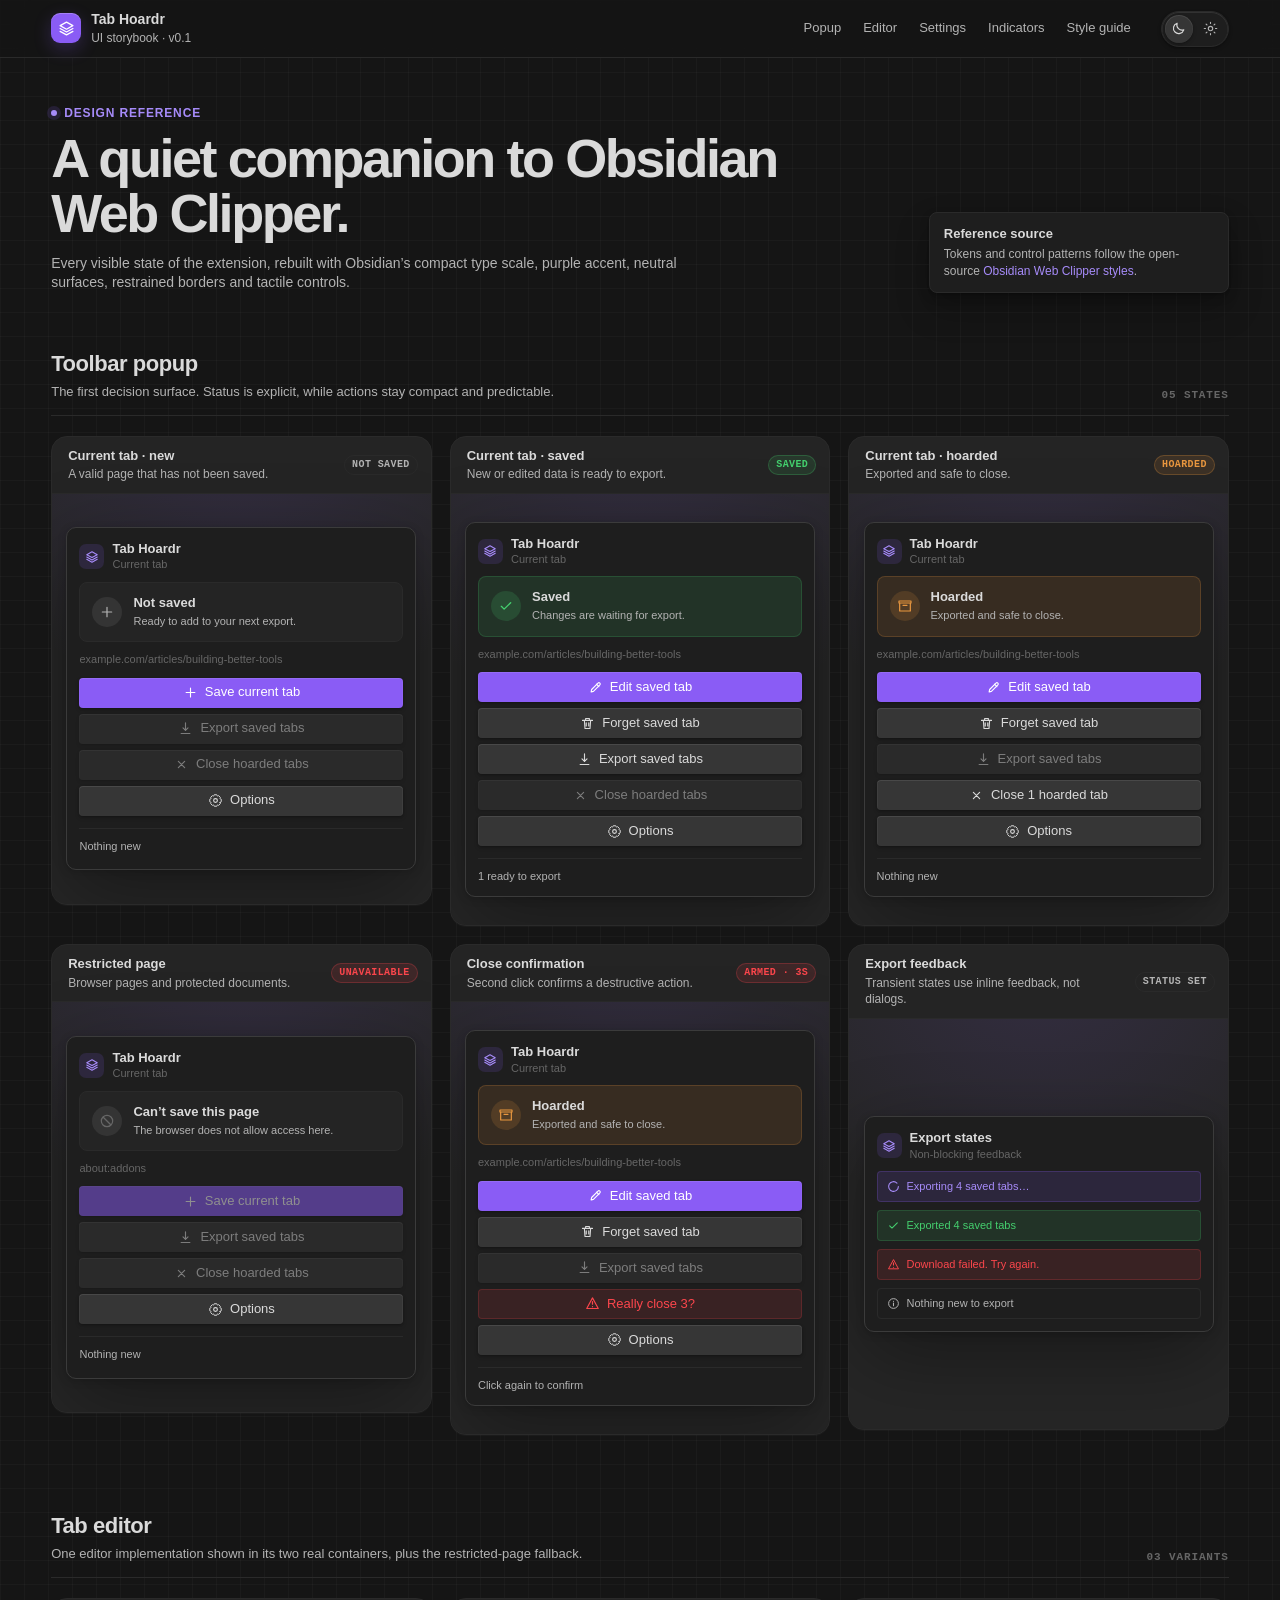
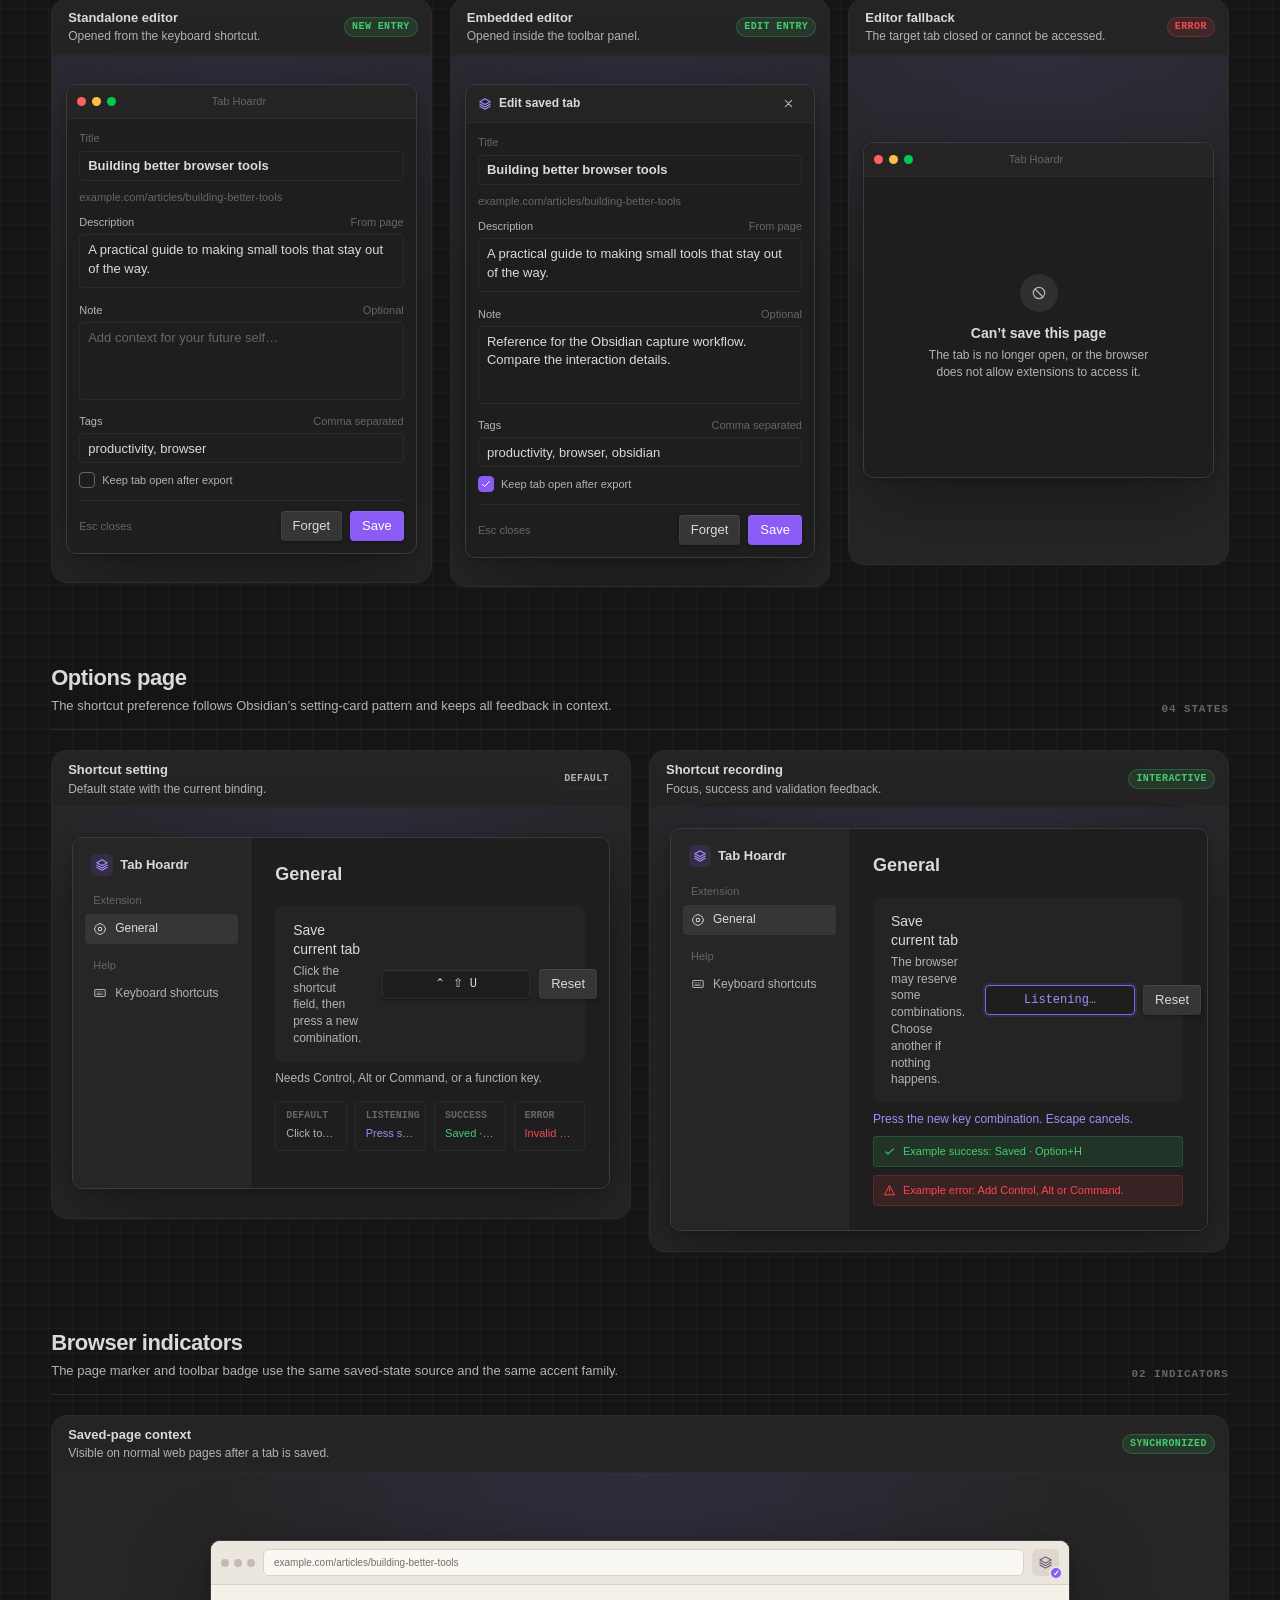
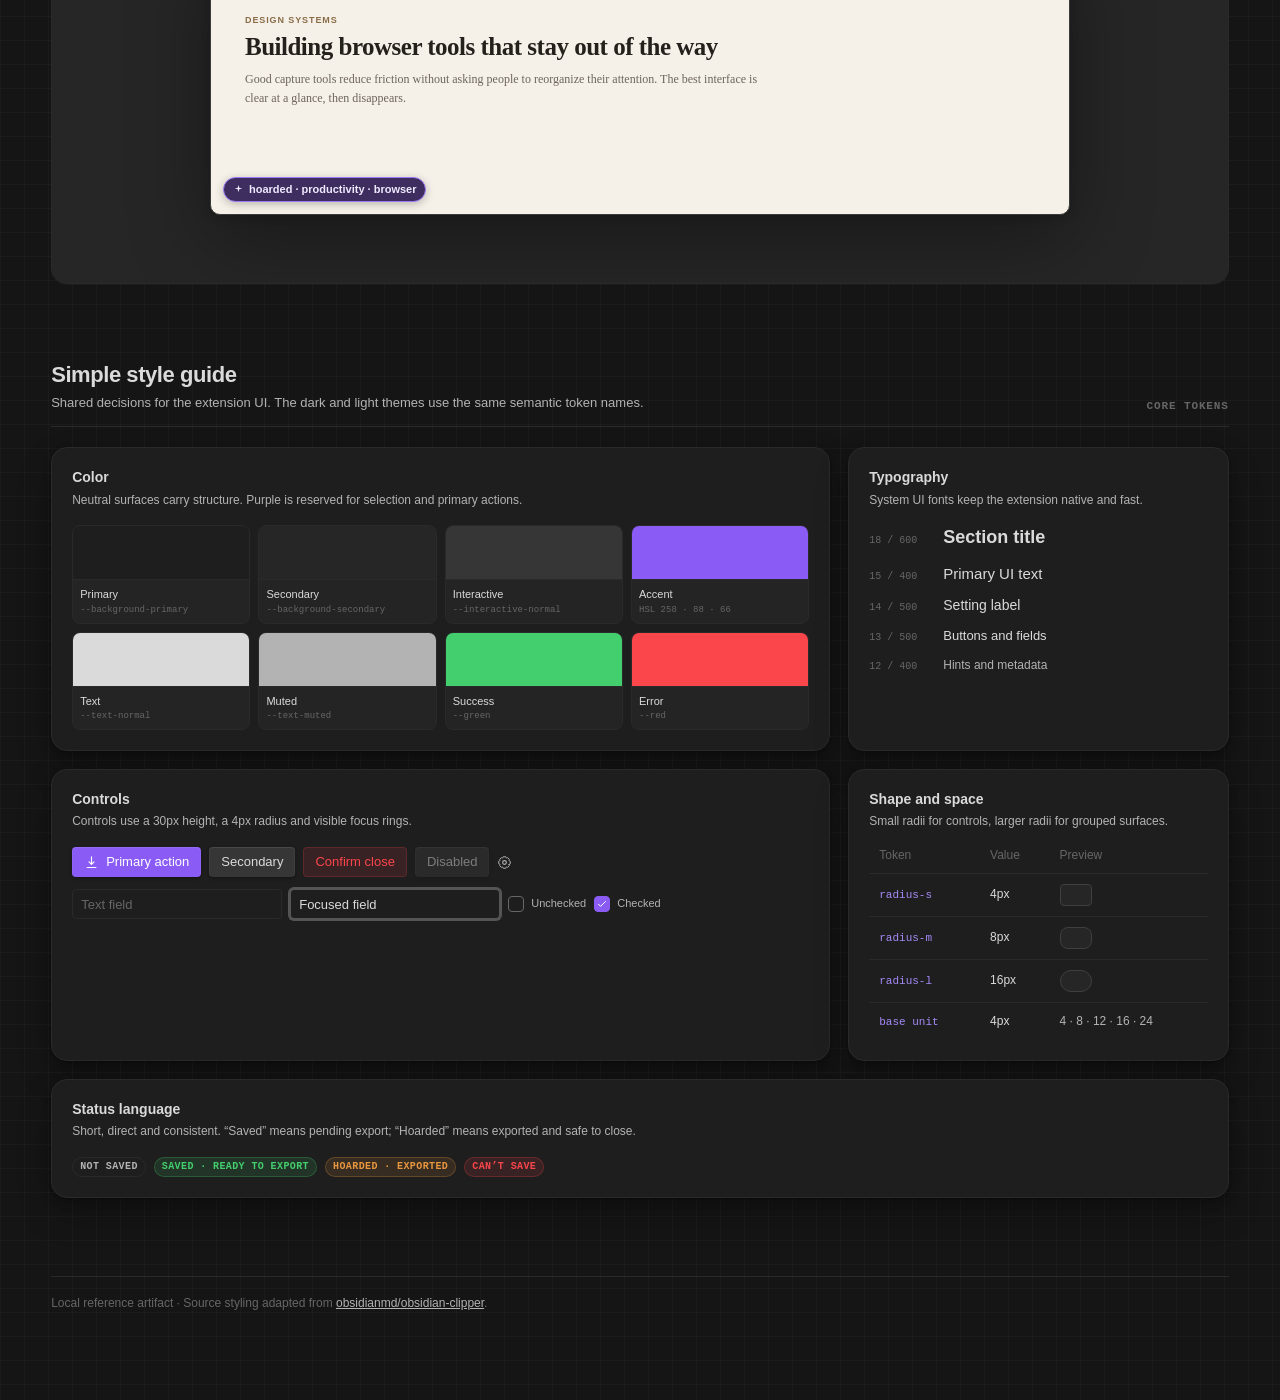
<file: ui-storybook/index.html>
<!doctype html>
<html lang="en" data-theme="dark">
<head>
  <meta charset="utf-8">
  <meta name="viewport" content="width=device-width, initial-scale=1">
  <meta name="color-scheme" content="dark light">
  <title>Tab Hoardr — UI storybook</title>
  <style>
    /*
      Visual tokens are adapted from the Obsidian Web Clipper source:
      https://github.com/obsidianmd/obsidian-clipper/tree/main/src/styles
    */
    :root {
      --accent-h: 258;
      --accent-s: 88%;
      --accent-l: 66%;
      --accent: hsl(var(--accent-h) var(--accent-s) var(--accent-l));
      --accent-hover: hsl(255 90% 76%);
      --accent-soft: hsl(var(--accent-h) var(--accent-s) var(--accent-l) / 0.14);
      --green: hsl(138 59% 54%);
      --green-soft: hsl(138 59% 54% / 0.12);
      --orange: rgb(233 151 63);
      --orange-soft: rgb(233 151 63 / 0.12);
      --red: hsl(358 96% 63%);
      --red-soft: hsl(358 96% 63% / 0.12);
      --radius-s: 4px;
      --radius-m: 8px;
      --radius-l: 16px;
      --input-height: 30px;
      --font-ui-smallest: 12px;
      --font-ui-smaller: 13px;
      --font-ui-small: 14px;
      --font-ui-medium: 15px;
      --font-ui-large: 18px;
      --font-default: ui-sans-serif, -apple-system, BlinkMacSystemFont, "Segoe UI", Roboto, Inter, "Apple Color Emoji", "Segoe UI Emoji", sans-serif;
      --font-mono: ui-monospace, SFMono-Regular, "Cascadia Mono", "Roboto Mono", Menlo, Consolas, monospace;
      --shadow-s: 0 1px 2px rgb(0 0 0 / 0.12), 0 4px 10px rgb(0 0 0 / 0.18), 0 16px 34px rgb(0 0 0 / 0.24);
      --shadow-l: 0 2px 8px rgb(0 0 0 / 0.18), 0 24px 80px rgb(0 0 0 / 0.35);
    }

    html[data-theme="dark"] {
      --base-00: #1e1e1e;
      --base-05: #212121;
      --base-10: #242424;
      --base-20: #262626;
      --base-25: #2a2a2a;
      --base-30: #363636;
      --base-35: #3f3f3f;
      --base-40: #555555;
      --base-50: #666666;
      --base-60: #999999;
      --base-70: #b3b3b3;
      --base-100: #dadada;
      --background-primary: var(--base-00);
      --background-primary-alt: var(--base-10);
      --background-secondary: var(--base-20);
      --background-raised: #202020;
      --border: var(--base-25);
      --border-hover: var(--base-35);
      --border-focus: var(--base-40);
      --interactive-normal: var(--base-30);
      --interactive-hover: var(--base-35);
      --hover: rgb(255 255 255 / 0.075);
      --text-normal: var(--base-100);
      --text-muted: var(--base-70);
      --text-faint: var(--base-50);
      --input-shadow: inset 0 0.5px 0.5px 0.5px rgb(255 255 255 / 0.09), 0 2px 4px rgb(0 0 0 / 0.15), 0 1px 2px rgb(0 0 0 / 0.2);
      --input-shadow-hover: inset 0 0.5px 1px 0.5px rgb(255 255 255 / 0.16), 0 2px 4px rgb(0 0 0 / 0.32);
      --page-bg: #151515;
      --grid-line: rgb(255 255 255 / 0.028);
      --window-border: #3b3b3b;
      --code-bg: #171717;
    }

    html[data-theme="light"] {
      --accent-hover: hsl(257 91% 58%);
      --base-00: #ffffff;
      --base-05: #fcfcfc;
      --base-10: #fafafa;
      --base-20: #f6f6f6;
      --base-25: #e3e3e3;
      --base-30: #e0e0e0;
      --base-35: #d4d4d4;
      --base-40: #bdbdbd;
      --base-50: #ababab;
      --base-60: #707070;
      --base-70: #5c5c5c;
      --base-100: #222222;
      --background-primary: var(--base-00);
      --background-primary-alt: var(--base-10);
      --background-secondary: var(--base-20);
      --background-raised: #fff;
      --border: var(--base-25);
      --border-hover: var(--base-35);
      --border-focus: var(--base-40);
      --interactive-normal: var(--base-00);
      --interactive-hover: var(--base-10);
      --hover: rgb(0 0 0 / 0.06);
      --text-normal: var(--base-100);
      --text-muted: var(--base-70);
      --text-faint: var(--base-50);
      --input-shadow: inset 0 0 0 1px rgb(0 0 0 / 0.12), 0 2px 3px rgb(0 0 0 / 0.05), 0 1px 2px rgb(0 0 0 / 0.04);
      --input-shadow-hover: inset 0 0 0 1px rgb(0 0 0 / 0.17), 0 2px 3px rgb(0 0 0 / 0.1), 0 1px 2px rgb(0 0 0 / 0.04);
      --page-bg: #efefef;
      --grid-line: rgb(0 0 0 / 0.035);
      --window-border: #c8c8c8;
      --code-bg: #f4f4f4;
      --shadow-s: 0 1px 2px rgb(0 0 0 / 0.04), 0 4px 10px rgb(0 0 0 / 0.07), 0 16px 34px rgb(0 0 0 / 0.1);
      --shadow-l: 0 2px 8px rgb(0 0 0 / 0.08), 0 24px 80px rgb(0 0 0 / 0.15);
    }

    * { box-sizing: border-box; }

    html { scroll-behavior: smooth; }

    body {
      margin: 0;
      min-width: 320px;
      background-color: var(--page-bg);
      background-image:
        linear-gradient(var(--grid-line) 1px, transparent 1px),
        linear-gradient(90deg, var(--grid-line) 1px, transparent 1px);
      background-size: 24px 24px;
      color: var(--text-normal);
      font-family: var(--font-default);
      font-size: var(--font-ui-medium);
      line-height: 1.4;
      transition: background-color 150ms ease, color 150ms ease;
    }

    button, input, textarea { font: inherit; }
    button { color: inherit; }

    .page-header {
      position: sticky;
      top: 0;
      z-index: 50;
      display: flex;
      align-items: center;
      min-height: 58px;
      padding: 10px clamp(18px, 4vw, 56px);
      border-bottom: 1px solid var(--border);
      background: color-mix(in srgb, var(--page-bg) 88%, transparent);
      backdrop-filter: blur(18px) saturate(1.25);
    }

    .brand {
      display: flex;
      min-width: 0;
      align-items: center;
      gap: 10px;
    }

    .brand-mark {
      display: grid;
      width: 30px;
      height: 30px;
      place-items: center;
      border-radius: 9px;
      background: var(--accent);
      box-shadow: inset 0 1px 0 rgb(255 255 255 / 0.22), 0 6px 18px hsl(var(--accent-h) var(--accent-s) var(--accent-l) / 0.24);
      color: white;
    }

    .brand-mark svg { width: 17px; height: 17px; }

    .brand-copy { min-width: 0; }

    .brand-title {
      overflow: hidden;
      font-size: var(--font-ui-small);
      font-weight: 600;
      text-overflow: ellipsis;
      white-space: nowrap;
    }

    .brand-meta {
      color: var(--text-muted);
      font-size: var(--font-ui-smallest);
    }

    .page-nav {
      display: flex;
      align-items: center;
      gap: 2px;
      margin-inline: auto 20px;
    }

    .page-nav a {
      padding: 6px 10px;
      border-radius: var(--radius-m);
      color: var(--text-muted);
      font-size: var(--font-ui-smaller);
      font-weight: 500;
      text-decoration: none;
    }

    .page-nav a:hover { background: var(--hover); color: var(--text-normal); }

    .theme-toggle {
      display: inline-flex;
      align-items: center;
      gap: 4px;
      padding: 3px;
      border: 1px solid var(--border);
      border-radius: 999px;
      background: var(--background-primary);
      box-shadow: var(--input-shadow);
    }

    .theme-toggle button {
      display: grid;
      width: 28px;
      height: 28px;
      padding: 0;
      place-items: center;
      border: 0;
      border-radius: 999px;
      background: transparent;
      color: var(--text-muted);
      cursor: pointer;
    }

    .theme-toggle button[aria-pressed="true"] {
      background: var(--interactive-normal);
      color: var(--text-normal);
      box-shadow: var(--input-shadow);
    }

    .theme-toggle svg { width: 15px; height: 15px; }

    main {
      width: min(1480px, 100%);
      margin: 0 auto;
      padding: 42px clamp(18px, 4vw, 56px) 88px;
    }

    .intro {
      display: grid;
      grid-template-columns: minmax(0, 1fr) auto;
      gap: 32px;
      align-items: end;
      margin-bottom: 56px;
    }

    .eyebrow {
      display: inline-flex;
      align-items: center;
      gap: 7px;
      margin-bottom: 10px;
      color: var(--accent-hover);
      font-size: var(--font-ui-smallest);
      font-weight: 650;
      letter-spacing: 0.07em;
      text-transform: uppercase;
    }

    .eyebrow::before {
      width: 6px;
      height: 6px;
      border-radius: 50%;
      background: currentColor;
      box-shadow: 0 0 0 4px var(--accent-soft);
      content: "";
    }

    h1, h2, h3, p { margin-top: 0; }

    h1 {
      max-width: 780px;
      margin-bottom: 12px;
      font-size: clamp(30px, 5vw, 54px);
      line-height: 1.02;
      letter-spacing: -0.045em;
    }

    .intro p {
      max-width: 680px;
      margin-bottom: 0;
      color: var(--text-muted);
      font-size: var(--font-ui-small);
    }

    .source-note {
      max-width: 300px;
      padding: 12px 14px;
      border: 1px solid var(--border);
      border-radius: var(--radius-m);
      background: var(--background-primary);
      color: var(--text-muted);
      font-size: var(--font-ui-smallest);
      box-shadow: var(--shadow-s);
    }

    .source-note strong { display: block; margin-bottom: 3px; color: var(--text-normal); font-size: var(--font-ui-smaller); }
    .source-note a { color: var(--accent-hover); text-decoration: none; }
    .source-note a:hover { text-decoration: underline; }

    .section { scroll-margin-top: 84px; }
    .section + .section { margin-top: 76px; }

    .section-heading {
      display: flex;
      align-items: end;
      justify-content: space-between;
      gap: 24px;
      margin-bottom: 20px;
      padding-bottom: 14px;
      border-bottom: 1px solid var(--border);
    }

    .section-heading h2 { margin-bottom: 3px; font-size: 22px; letter-spacing: -0.02em; }
    .section-heading p { max-width: 600px; margin-bottom: 0; color: var(--text-muted); font-size: var(--font-ui-smaller); }
    .section-count { color: var(--text-faint); font: 600 11px/1 var(--font-mono); letter-spacing: 0.08em; text-transform: uppercase; }

    .specimen-grid {
      display: grid;
      grid-template-columns: repeat(auto-fit, minmax(min(100%, 360px), 1fr));
      gap: 18px;
      align-items: start;
    }

    .specimen-grid.wide { grid-template-columns: repeat(auto-fit, minmax(min(100%, 520px), 1fr)); }

    .specimen {
      overflow: hidden;
      border: 1px solid var(--border);
      border-radius: var(--radius-l);
      background: var(--background-primary-alt);
      box-shadow: 0 1px 0 rgb(255 255 255 / 0.025);
    }

    .specimen-caption {
      display: flex;
      align-items: center;
      justify-content: space-between;
      gap: 16px;
      min-height: 49px;
      padding: 10px 13px 10px 16px;
      border-bottom: 1px solid var(--border);
    }

    .specimen-name { margin-bottom: 1px; font-size: var(--font-ui-smaller); font-weight: 600; }
    .specimen-description { color: var(--text-muted); font-size: var(--font-ui-smallest); }

    .state-label {
      flex: none;
      padding: 4px 7px;
      border: 1px solid var(--border);
      border-radius: 999px;
      color: var(--text-muted);
      font: 600 10px/1 var(--font-mono);
      letter-spacing: 0.04em;
      text-transform: uppercase;
    }

    .state-label.saved { border-color: hsl(138 59% 54% / 0.25); background: var(--green-soft); color: var(--green); }
    .state-label.hoarded { border-color: rgb(233 151 63 / 0.25); background: var(--orange-soft); color: var(--orange); }
    .state-label.error { border-color: hsl(358 96% 63% / 0.25); background: var(--red-soft); color: var(--red); }

    .stage {
      display: grid;
      min-height: 410px;
      padding: 28px 14px;
      place-items: center;
      background-color: var(--background-secondary);
      background-image: radial-gradient(circle at 50% -20%, var(--accent-soft), transparent 58%);
    }

    .stage.tall { min-height: 508px; }
    .stage.options-stage { min-height: 410px; padding: 20px; }

    .window {
      overflow: hidden;
      width: 100%;
      border: 1px solid var(--window-border);
      border-radius: 10px;
      background: var(--background-primary);
      box-shadow: var(--shadow-l);
      color: var(--text-normal);
    }

    .popup-window { max-width: 350px; }
    .editor-window { max-width: 400px; }
    .settings-window { max-width: 720px; }

    .window-bar {
      display: flex;
      height: 34px;
      align-items: center;
      padding: 0 10px;
      border-bottom: 1px solid var(--border);
      background: var(--background-primary-alt);
      color: var(--text-faint);
    }

    .traffic-lights { display: flex; gap: 6px; }
    .traffic-lights span { width: 9px; height: 9px; border-radius: 50%; background: var(--base-35); }
    .traffic-lights span:nth-child(1) { background: #ff605c; }
    .traffic-lights span:nth-child(2) { background: #ffbd44; }
    .traffic-lights span:nth-child(3) { background: #00ca4e; }
    .window-title { margin: auto; transform: translateX(-22px); font-size: 11px; font-weight: 500; }

    .app-surface { padding: 12px; font-size: var(--font-ui-smaller); }

    .popup-surface { min-height: 341px; }

    .popup-head {
      display: flex;
      align-items: center;
      gap: 8px;
      margin-bottom: 9px;
    }

    .app-logo {
      display: grid;
      width: 25px;
      height: 25px;
      flex: none;
      place-items: center;
      border-radius: 7px;
      background: var(--accent-soft);
      color: var(--accent-hover);
    }

    .app-logo svg { width: 14px; height: 14px; }
    .popup-title { font-weight: 600; }
    .popup-context { margin-top: -1px; color: var(--text-faint); font-size: 11px; }

    .status-badge {
      display: flex;
      min-height: 58px;
      align-items: center;
      gap: 11px;
      margin-bottom: 10px;
      padding: 11px 12px;
      border: 1px solid var(--border);
      border-radius: var(--radius-m);
      background: var(--background-primary-alt);
    }

    .status-icon {
      display: grid;
      width: 30px;
      height: 30px;
      flex: none;
      place-items: center;
      border-radius: 50%;
      background: var(--hover);
      color: var(--text-muted);
    }

    .status-icon svg { width: 16px; height: 16px; }
    .status-badge strong { display: block; font-size: var(--font-ui-smaller); font-weight: 600; }
    .status-badge span { color: var(--text-muted); font-size: 11px; }
    .status-badge.saved { border-color: hsl(138 59% 54% / 0.18); background: var(--green-soft); }
    .status-badge.saved .status-icon { background: hsl(138 59% 54% / 0.16); color: var(--green); }
    .status-badge.hoarded { border-color: rgb(233 151 63 / 0.2); background: var(--orange-soft); }
    .status-badge.hoarded .status-icon { background: rgb(233 151 63 / 0.15); color: var(--orange); }
    .status-badge.unavailable .status-icon { color: var(--text-faint); }

    .host {
      overflow: hidden;
      margin-bottom: 10px;
      color: var(--text-faint);
      font-size: 11px;
      text-overflow: ellipsis;
      white-space: nowrap;
    }

    .menu-stack { display: flex; flex-direction: column; gap: 6px; }

    .ui-button {
      display: inline-flex;
      width: 100%;
      height: var(--input-height);
      align-items: center;
      justify-content: center;
      gap: 7px;
      padding: 4px 12px;
      border: 0;
      border-radius: var(--radius-s);
      outline: none;
      background: var(--interactive-normal);
      box-shadow: var(--input-shadow);
      color: var(--text-normal);
      font-size: var(--font-ui-smaller);
      font-weight: 500;
      white-space: nowrap;
      cursor: pointer;
    }

    .ui-button:hover:not(:disabled) { background: var(--interactive-hover); box-shadow: var(--input-shadow-hover); }
    .ui-button:focus-visible { box-shadow: 0 0 0 2px var(--border-focus); }
    .ui-button:disabled { opacity: 0.5; cursor: not-allowed; }
    .ui-button.accent { background: var(--accent); color: white; }
    .ui-button.accent:hover:not(:disabled) { background: var(--accent-hover); }
    .ui-button.danger-soft { color: var(--red); background: var(--red-soft); box-shadow: inset 0 0 0 1px hsl(358 96% 63% / 0.18); }
    .ui-button.icon-button { width: 30px; flex: none; padding: 0; background: transparent; box-shadow: none; color: var(--text-muted); }
    .ui-button.icon-button:hover { background: var(--hover); box-shadow: none; color: var(--text-normal); }
    .ui-button.compact { width: auto; }
    .ui-button svg { width: 15px; height: 15px; }

    .popup-footer,
    .editor-footer {
      display: flex;
      align-items: center;
      gap: 8px;
      margin-top: 12px;
      padding-top: 10px;
      border-top: 1px solid var(--border);
    }

    .footer-status { flex: 1; color: var(--text-muted); font-size: 11px; }

    .notice {
      display: flex;
      min-height: 31px;
      align-items: center;
      gap: 7px;
      margin-top: 8px;
      padding: 6px 9px;
      border: 1px solid var(--border);
      border-radius: var(--radius-s);
      color: var(--text-muted);
      font-size: 11px;
    }

    .notice svg { width: 13px; height: 13px; }
    .notice.progress { border-color: hsl(var(--accent-h) var(--accent-s) var(--accent-l) / 0.22); background: var(--accent-soft); color: var(--accent-hover); }
    .notice.error { border-color: hsl(358 96% 63% / 0.2); background: var(--red-soft); color: var(--red); }
    .notice.success { border-color: hsl(138 59% 54% / 0.18); background: var(--green-soft); color: var(--green); }

    .spin { animation: spin 900ms linear infinite; }
    @keyframes spin { to { transform: rotate(360deg); } }

    .editor-surface { padding: 12px; }

    .field { margin-bottom: 9px; }
    .field-label { display: flex; justify-content: space-between; margin-bottom: 4px; color: var(--text-muted); font-size: 11px; }
    .field-label span:last-child { color: var(--text-faint); }

    .ui-input,
    .ui-textarea {
      width: 100%;
      margin: 0;
      border: 1px solid var(--border);
      border-radius: var(--radius-s);
      outline: none;
      background: var(--background-primary);
      color: var(--text-normal);
      font-size: var(--font-ui-smaller);
    }

    .ui-input { height: var(--input-height); padding: 0 8px; }
    .ui-textarea { min-height: 54px; padding: 6px 8px; line-height: 1.4; resize: none; }
    .ui-textarea.note-field { min-height: 78px; }
    .ui-input::placeholder, .ui-textarea::placeholder { color: var(--text-faint); }
    .ui-input:hover, .ui-textarea:hover { border-color: var(--border-hover); }
    .ui-input:focus, .ui-textarea:focus, .ui-input.is-focused { border-color: var(--border-focus); box-shadow: 0 0 0 2px var(--border-focus); }
    .title-input { font-weight: 600; }

    .checkbox-row {
      display: flex;
      align-items: center;
      gap: 7px;
      color: var(--text-muted);
      font-size: 11px;
      cursor: default;
    }

    .ui-checkbox {
      display: grid;
      width: 16px;
      height: 16px;
      flex: none;
      place-items: center;
      border: 1px solid var(--text-faint);
      border-radius: var(--radius-s);
      background: transparent;
      color: white;
    }

    .ui-checkbox.checked { border-color: var(--accent); background: var(--accent); }
    .ui-checkbox svg { display: none; width: 12px; height: 12px; stroke-width: 3; }
    .ui-checkbox.checked svg { display: block; }

    .editor-footer .ui-button { width: auto; }
    .kbd-hint { flex: 1; color: var(--text-faint); font-size: 11px; }

    .embedded-shell { max-width: 350px; }
    .embedded-shell .toolbar-tab {
      display: flex;
      height: 38px;
      align-items: center;
      justify-content: space-between;
      padding: 0 10px 0 12px;
      border-bottom: 1px solid var(--border);
      background: var(--background-primary-alt);
    }
    .toolbar-tab-title { display: flex; align-items: center; gap: 7px; font-size: 12px; font-weight: 600; }
    .toolbar-tab-title svg { width: 14px; height: 14px; color: var(--accent-hover); }

    .unavailable-message {
      display: grid;
      min-height: 300px;
      padding: 40px 28px;
      place-items: center;
      text-align: center;
    }

    .unavailable-message .status-icon { width: 38px; height: 38px; margin: 0 auto 12px; }
    .unavailable-message strong { display: block; margin-bottom: 4px; font-size: var(--font-ui-small); }
    .unavailable-message p { max-width: 230px; margin: 0; color: var(--text-muted); font-size: var(--font-ui-smallest); }

    .settings-surface {
      display: grid;
      grid-template-columns: 178px minmax(0, 1fr);
      min-height: 350px;
      padding: 0;
    }

    .settings-sidebar {
      padding: 16px 12px;
      border-right: 1px solid var(--border);
      background: var(--background-secondary);
    }

    .settings-brand { display: flex; align-items: center; gap: 7px; margin: 0 6px 17px; font-size: var(--font-ui-smaller); font-weight: 600; }
    .settings-brand .app-logo { width: 22px; height: 22px; border-radius: 6px; }
    .settings-group-label { margin: 14px 8px 5px; color: var(--text-faint); font-size: 11px; font-weight: 500; }
    .settings-nav-item { display: flex; align-items: center; gap: 8px; width: 100%; height: 30px; padding: 0 8px; border: 0; border-radius: var(--radius-s); background: transparent; color: var(--text-muted); font-size: var(--font-ui-smallest); cursor: default; }
    .settings-nav-item.active { background: var(--hover); color: var(--text-normal); font-weight: 500; }
    .settings-nav-item svg { width: 14px; height: 14px; }

    .settings-content { padding: 24px; background: var(--background-primary); }
    .settings-content h3 { margin: 0 0 18px; font-size: var(--font-ui-large); }
    .setting-card { padding: 3px 18px; border-radius: var(--radius-m); background: var(--background-primary-alt); }
    .setting-row { display: flex; min-height: 76px; align-items: center; justify-content: space-between; gap: 20px; padding: 12px 0; }
    .setting-row + .setting-row { border-top: 1px solid var(--border); }
    .setting-name { margin-bottom: 3px; font-size: var(--font-ui-small); font-weight: 500; }
    .setting-description { max-width: 310px; color: var(--text-muted); font-size: var(--font-ui-smallest); }
    .shortcut-input { width: 150px; height: 30px; padding: 0 9px; border: 1px solid var(--border); border-radius: var(--radius-s); outline: none; background: var(--background-primary); box-shadow: var(--input-shadow); color: var(--text-normal); font: 500 12px/1 var(--font-mono); text-align: center; }
    .shortcut-input.listening { border-color: var(--accent); box-shadow: 0 0 0 2px var(--accent-soft); color: var(--accent-hover); }
    .setting-actions { display: flex; align-items: center; gap: 8px; }
    .setting-message { margin-top: 8px; color: var(--text-muted); font-size: var(--font-ui-smallest); }
    .setting-message.success { color: var(--green); }
    .setting-message.error { color: var(--red); }
    .setting-message.listening { color: var(--accent-hover); }

    .variant-strip {
      display: grid;
      grid-template-columns: repeat(4, minmax(0, 1fr));
      gap: 8px;
      margin-top: 14px;
    }

    .mini-state { padding: 9px 10px; border: 1px solid var(--border); border-radius: var(--radius-s); background: var(--background-primary); }
    .mini-state-label { margin-bottom: 5px; color: var(--text-faint); font: 600 10px/1 var(--font-mono); text-transform: uppercase; }
    .mini-state-value { overflow: hidden; color: var(--text-muted); font-size: 11px; text-overflow: ellipsis; white-space: nowrap; }
    .mini-state-value.success { color: var(--green); }
    .mini-state-value.error { color: var(--red); }
    .mini-state-value.listening { color: var(--accent-hover); }

    .styleguide-grid {
      display: grid;
      grid-template-columns: repeat(12, 1fr);
      gap: 18px;
    }

    .guide-card {
      grid-column: span 4;
      min-width: 0;
      padding: 20px;
      border: 1px solid var(--border);
      border-radius: var(--radius-l);
      background: var(--background-primary);
      box-shadow: var(--shadow-s);
    }

    .guide-card.span-8 { grid-column: span 8; }
    .guide-card.span-12 { grid-column: 1 / -1; }
    .guide-title { margin-bottom: 4px; font-size: var(--font-ui-small); font-weight: 600; }
    .guide-description { margin-bottom: 17px; color: var(--text-muted); font-size: var(--font-ui-smallest); }

    .swatches { display: grid; grid-template-columns: repeat(4, 1fr); gap: 8px; }
    .swatch-chip { overflow: hidden; border: 1px solid var(--border); border-radius: var(--radius-m); background: var(--background-primary-alt); }
    .swatch-color { height: 54px; border-bottom: 1px solid var(--border); }
    .swatch-copy { padding: 7px; }
    .swatch-name { overflow: hidden; font-size: 11px; font-weight: 500; text-overflow: ellipsis; white-space: nowrap; }
    .swatch-value { margin-top: 2px; color: var(--text-faint); font: 9px/1.2 var(--font-mono); }

    .type-stack { display: grid; gap: 12px; }
    .type-row { display: grid; grid-template-columns: 62px 1fr; align-items: baseline; gap: 12px; }
    .type-token { color: var(--text-faint); font: 10px/1 var(--font-mono); }
    .type-row:nth-child(1) .type-sample { font-size: 18px; font-weight: 600; }
    .type-row:nth-child(2) .type-sample { font-size: 15px; }
    .type-row:nth-child(3) .type-sample { font-size: 14px; }
    .type-row:nth-child(4) .type-sample { font-size: 13px; }
    .type-row:nth-child(5) .type-sample { font-size: 12px; color: var(--text-muted); }

    .control-demo { display: flex; flex-wrap: wrap; gap: 8px; align-items: center; }
    .control-demo + .control-demo { margin-top: 12px; }
    .control-demo .ui-button { width: auto; }
    .control-demo .ui-input { width: min(210px, 100%); }

    .token-table { width: 100%; border-collapse: collapse; font-size: var(--font-ui-smallest); }
    .token-table th { padding: 0 10px 9px; color: var(--text-faint); font-weight: 500; text-align: left; }
    .token-table td { padding: 10px; border-top: 1px solid var(--border); }
    .token-table code { color: var(--accent-hover); font: 11px/1 var(--font-mono); }
    .radius-preview { display: inline-block; width: 32px; height: 22px; border: 1px solid var(--border-hover); background: var(--background-secondary); vertical-align: middle; }

    .browser-scene {
      position: relative;
      overflow: hidden;
      min-height: 275px;
      border: 1px solid var(--window-border);
      border-radius: 10px;
      background: #f5f1e8;
      box-shadow: var(--shadow-l);
      color: #24201b;
    }

    .browser-toolbar { display: flex; height: 44px; align-items: center; gap: 8px; padding: 0 10px; border-bottom: 1px solid #d8d1c7; background: #ece7de; }
    .browser-dots { display: flex; gap: 5px; }
    .browser-dots span { width: 8px; height: 8px; border-radius: 50%; background: #c3bbb1; }
    .browser-address { flex: 1; height: 27px; padding: 6px 10px; border: 1px solid #d8d1c7; border-radius: 6px; background: #faf8f3; color: #766d64; font-size: 10px; }
    .browser-action { position: relative; display: grid; width: 27px; height: 27px; place-items: center; border-radius: 6px; background: #ddd6cd; color: #5e556e; }
    .browser-action svg { width: 15px; height: 15px; }
    .browser-badge { position: absolute; right: -4px; bottom: -4px; display: grid; min-width: 14px; height: 14px; place-items: center; border: 2px solid #ece7de; border-radius: 999px; background: var(--accent); color: white; font-size: 8px; font-weight: 700; }
    .article-preview { width: min(600px, 76%); padding: 31px 34px 58px; }
    .article-kicker { margin-bottom: 8px; color: #8a6d48; font: 600 9px/1 var(--font-default); letter-spacing: 0.1em; text-transform: uppercase; }
    .article-preview h3 { max-width: 480px; margin-bottom: 10px; font: 700 25px/1.08 Georgia, serif; letter-spacing: -0.02em; }
    .article-preview p { color: #6d645c; font: 12px/1.55 Georgia, serif; }
    .hoarded-pill { position: absolute; left: 12px; bottom: 12px; display: inline-flex; align-items: center; gap: 5px; padding: 6px 9px; border: 1px solid hsl(var(--accent-h) var(--accent-s) 72%); border-radius: 999px; background: hsl(var(--accent-h) 42% 24% / 0.94); box-shadow: 0 2px 8px rgb(0 0 0 / 0.25); color: #f0eaff; font: 600 11px/1 var(--font-default); white-space: nowrap; }
    .hoarded-pill svg { width: 11px; height: 11px; fill: currentColor; }

    .page-footer { margin-top: 78px; padding-top: 18px; border-top: 1px solid var(--border); color: var(--text-faint); font-size: var(--font-ui-smallest); }
    .page-footer a { color: var(--text-muted); }

    @media (max-width: 920px) {
      .page-nav { display: none; }
      .theme-toggle { margin-left: auto; }
      .intro { grid-template-columns: 1fr; }
      .source-note { max-width: none; }
      .guide-card, .guide-card.span-8 { grid-column: span 6; }
      .guide-card.span-12 { grid-column: 1 / -1; }
    }

    @media (max-width: 650px) {
      main { padding-top: 30px; }
      .brand-meta { display: none; }
      .section-heading { align-items: start; }
      .section-count { display: none; }
      .stage { padding: 18px 10px; }
      .guide-card, .guide-card.span-8, .guide-card.span-12 { grid-column: 1 / -1; }
      .settings-surface { grid-template-columns: 1fr; }
      .settings-sidebar { display: none; }
      .settings-content { padding: 20px 16px; }
      .setting-row { align-items: flex-start; flex-direction: column; gap: 10px; }
      .setting-actions { width: 100%; }
      .shortcut-input { flex: 1; }
      .variant-strip { grid-template-columns: repeat(2, 1fr); }
      .swatches { grid-template-columns: repeat(2, 1fr); }
      .article-preview { width: 92%; padding-inline: 22px; }
    }

    @media (prefers-reduced-motion: reduce) {
      *, *::before, *::after { scroll-behavior: auto !important; animation-duration: 0.001ms !important; animation-iteration-count: 1 !important; transition-duration: 0.001ms !important; }
    }
  </style>
</head>
<body>
  <svg width="0" height="0" style="position:absolute" aria-hidden="true">
    <symbol id="i-stack" viewBox="0 0 24 24"><path d="m12 3-9 5 9 5 9-5-9-5Z" fill="none" stroke="currentColor" stroke-width="1.8" stroke-linejoin="round"/><path d="m3 12 9 5 9-5M3 16l9 5 9-5" fill="none" stroke="currentColor" stroke-width="1.8" stroke-linecap="round" stroke-linejoin="round"/></symbol>
    <symbol id="i-moon" viewBox="0 0 24 24"><path d="M20.5 14.2A8.5 8.5 0 0 1 9.8 3.5 8.5 8.5 0 1 0 20.5 14.2Z" fill="none" stroke="currentColor" stroke-width="1.8" stroke-linejoin="round"/></symbol>
    <symbol id="i-sun" viewBox="0 0 24 24"><circle cx="12" cy="12" r="3.5" fill="none" stroke="currentColor" stroke-width="1.8"/><path d="M12 2v2M12 20v2M4.93 4.93l1.42 1.42M17.65 17.65l1.42 1.42M2 12h2M20 12h2M4.93 19.07l1.42-1.42M17.65 6.35l1.42-1.42" fill="none" stroke="currentColor" stroke-width="1.8" stroke-linecap="round"/></symbol>
    <symbol id="i-plus" viewBox="0 0 24 24"><path d="M12 5v14M5 12h14" fill="none" stroke="currentColor" stroke-width="1.8" stroke-linecap="round"/></symbol>
    <symbol id="i-check" viewBox="0 0 24 24"><path d="m5 12.5 4.2 4.2L19 7" fill="none" stroke="currentColor" stroke-width="2" stroke-linecap="round" stroke-linejoin="round"/></symbol>
    <symbol id="i-archive" viewBox="0 0 24 24"><path d="M4 7.5h16v12H4zM3 4.5h18v3H3zM9 11h6" fill="none" stroke="currentColor" stroke-width="1.8" stroke-linecap="round" stroke-linejoin="round"/></symbol>
    <symbol id="i-ban" viewBox="0 0 24 24"><circle cx="12" cy="12" r="8.5" fill="none" stroke="currentColor" stroke-width="1.8"/><path d="m6 6 12 12" fill="none" stroke="currentColor" stroke-width="1.8"/></symbol>
    <symbol id="i-edit" viewBox="0 0 24 24"><path d="M13.5 6.5 17.5 10.5M5 19l3.7-.8L19 7.9a2.1 2.1 0 0 0-3-3L5.8 15.2 5 19Z" fill="none" stroke="currentColor" stroke-width="1.8" stroke-linecap="round" stroke-linejoin="round"/></symbol>
    <symbol id="i-download" viewBox="0 0 24 24"><path d="M12 3v12m0 0 4-4m-4 4-4-4M5 20h14" fill="none" stroke="currentColor" stroke-width="1.8" stroke-linecap="round" stroke-linejoin="round"/></symbol>
    <symbol id="i-x" viewBox="0 0 24 24"><path d="m7 7 10 10M17 7 7 17" fill="none" stroke="currentColor" stroke-width="1.8" stroke-linecap="round"/></symbol>
    <symbol id="i-settings" viewBox="0 0 24 24"><circle cx="12" cy="12" r="3" fill="none" stroke="currentColor" stroke-width="1.8"/><path d="M19.4 15a1.7 1.7 0 0 0 .3 1.9l.1.1-2.8 2.8-.1-.1a1.7 1.7 0 0 0-1.9-.3 1.7 1.7 0 0 0-1 1.6v.2h-4V21a1.7 1.7 0 0 0-1-1.6 1.7 1.7 0 0 0-1.9.3l-.1.1L4.2 17l.1-.1a1.7 1.7 0 0 0 .3-1.9A1.7 1.7 0 0 0 3 14H2.8v-4H3a1.7 1.7 0 0 0 1.6-1 1.7 1.7 0 0 0-.3-1.9L4.2 7 7 4.2l.1.1A1.7 1.7 0 0 0 9 4.6 1.7 1.7 0 0 0 10 3V2.8h4V3a1.7 1.7 0 0 0 1 1.6 1.7 1.7 0 0 0 1.9-.3l.1-.1L19.8 7l-.1.1a1.7 1.7 0 0 0-.3 1.9 1.7 1.7 0 0 0 1.6 1h.2v4H21a1.7 1.7 0 0 0-1.6 1Z" fill="none" stroke="currentColor" stroke-width="1.55" stroke-linecap="round" stroke-linejoin="round"/></symbol>
    <symbol id="i-trash" viewBox="0 0 24 24"><path d="M4 7h16M9 7V4h6v3M7 7l1 13h8l1-13M10 11v5M14 11v5" fill="none" stroke="currentColor" stroke-width="1.8" stroke-linecap="round" stroke-linejoin="round"/></symbol>
    <symbol id="i-loader" viewBox="0 0 24 24"><path d="M21 12a9 9 0 1 1-2.64-6.36" fill="none" stroke="currentColor" stroke-width="2" stroke-linecap="round"/></symbol>
    <symbol id="i-alert" viewBox="0 0 24 24"><path d="M12 3 2.8 20h18.4L12 3Z" fill="none" stroke="currentColor" stroke-width="1.8" stroke-linejoin="round"/><path d="M12 9v4M12 17h.01" fill="none" stroke="currentColor" stroke-width="2" stroke-linecap="round"/></symbol>
    <symbol id="i-keyboard" viewBox="0 0 24 24"><rect x="3" y="6" width="18" height="12" rx="2" fill="none" stroke="currentColor" stroke-width="1.8"/><path d="M7 10h.01M10 10h.01M13 10h.01M16 10h.01M7 14h7M17 14h.01" fill="none" stroke="currentColor" stroke-width="2" stroke-linecap="round"/></symbol>
    <symbol id="i-info" viewBox="0 0 24 24"><circle cx="12" cy="12" r="9" fill="none" stroke="currentColor" stroke-width="1.8"/><path d="M12 11v5M12 8h.01" fill="none" stroke="currentColor" stroke-width="2" stroke-linecap="round"/></symbol>
    <symbol id="i-chevron" viewBox="0 0 24 24"><path d="m9 18 6-6-6-6" fill="none" stroke="currentColor" stroke-width="1.8" stroke-linecap="round" stroke-linejoin="round"/></symbol>
    <symbol id="i-spark" viewBox="0 0 24 24"><path d="m12 2 1.7 6.3L20 10l-6.3 1.7L12 18l-1.7-6.3L4 10l6.3-1.7L12 2Z"/></symbol>
  </svg>

  <header class="page-header">
    <div class="brand">
      <span class="brand-mark"><svg><use href="#i-stack"/></svg></span>
      <div class="brand-copy">
        <div class="brand-title">Tab Hoardr</div>
        <div class="brand-meta">UI storybook · v0.1</div>
      </div>
    </div>
    <nav class="page-nav" aria-label="Storybook sections">
      <a href="#popup">Popup</a>
      <a href="#editor">Editor</a>
      <a href="#settings">Settings</a>
      <a href="#indicators">Indicators</a>
      <a href="#styleguide">Style guide</a>
    </nav>
    <div class="theme-toggle" aria-label="Preview theme">
      <button type="button" data-theme-choice="dark" aria-label="Use dark theme" aria-pressed="true"><svg><use href="#i-moon"/></svg></button>
      <button type="button" data-theme-choice="light" aria-label="Use light theme" aria-pressed="false"><svg><use href="#i-sun"/></svg></button>
    </div>
  </header>

  <main>
    <section class="intro">
      <div>
        <div class="eyebrow">Design reference</div>
        <h1>A quiet companion to Obsidian Web Clipper.</h1>
        <p>Every visible state of the extension, rebuilt with Obsidian’s compact type scale, purple accent, neutral surfaces, restrained borders and tactile controls.</p>
      </div>
      <aside class="source-note">
        <strong>Reference source</strong>
        Tokens and control patterns follow the open-source <a href="https://github.com/obsidianmd/obsidian-clipper/tree/main/src/styles">Obsidian Web Clipper styles</a>.
      </aside>
    </section>

    <section class="section" id="popup">
      <div class="section-heading">
        <div>
          <h2>Toolbar popup</h2>
          <p>The first decision surface. Status is explicit, while actions stay compact and predictable.</p>
        </div>
        <span class="section-count">05 states</span>
      </div>

      <div class="specimen-grid">
        <article class="specimen">
          <div class="specimen-caption"><div><div class="specimen-name">Current tab · new</div><div class="specimen-description">A valid page that has not been saved.</div></div><span class="state-label">not saved</span></div>
          <div class="stage">
            <div class="window popup-window">
              <div class="app-surface popup-surface">
                  <div class="popup-head"><span class="app-logo"><svg><use href="#i-stack"/></svg></span><div><div class="popup-title">Tab Hoardr</div><div class="popup-context">Current tab</div></div></div>
                <div class="status-badge"><span class="status-icon"><svg><use href="#i-plus"/></svg></span><div><strong>Not saved</strong><span>Ready to add to your next export.</span></div></div>
                <div class="host">example.com/articles/building-better-tools</div>
                <div class="menu-stack">
                  <button class="ui-button accent"><svg><use href="#i-plus"/></svg>Save current tab</button>
                  <button class="ui-button" disabled><svg><use href="#i-download"/></svg>Export saved tabs</button>
                  <button class="ui-button" disabled><svg><use href="#i-x"/></svg>Close hoarded tabs</button>
                  <button class="ui-button"><svg><use href="#i-settings"/></svg>Options</button>
                </div>
                <div class="popup-footer"><span class="footer-status">Nothing new</span></div>
              </div>
            </div>
          </div>
        </article>

        <article class="specimen">
          <div class="specimen-caption"><div><div class="specimen-name">Current tab · saved</div><div class="specimen-description">New or edited data is ready to export.</div></div><span class="state-label saved">saved</span></div>
          <div class="stage">
            <div class="window popup-window">
              <div class="app-surface popup-surface">
                  <div class="popup-head"><span class="app-logo"><svg><use href="#i-stack"/></svg></span><div><div class="popup-title">Tab Hoardr</div><div class="popup-context">Current tab</div></div></div>
                <div class="status-badge saved"><span class="status-icon"><svg><use href="#i-check"/></svg></span><div><strong>Saved</strong><span>Changes are waiting for export.</span></div></div>
                <div class="host">example.com/articles/building-better-tools</div>
                <div class="menu-stack">
                  <button class="ui-button accent"><svg><use href="#i-edit"/></svg>Edit saved tab</button>
                  <button class="ui-button"><svg><use href="#i-trash"/></svg>Forget saved tab</button>
                  <button class="ui-button"><svg><use href="#i-download"/></svg>Export saved tabs</button>
                  <button class="ui-button" disabled><svg><use href="#i-x"/></svg>Close hoarded tabs</button>
                  <button class="ui-button"><svg><use href="#i-settings"/></svg>Options</button>
                </div>
                <div class="popup-footer"><span class="footer-status">1 ready to export</span></div>
              </div>
            </div>
          </div>
        </article>

        <article class="specimen">
          <div class="specimen-caption"><div><div class="specimen-name">Current tab · hoarded</div><div class="specimen-description">Exported and safe to close.</div></div><span class="state-label hoarded">hoarded</span></div>
          <div class="stage">
            <div class="window popup-window">
              <div class="app-surface popup-surface">
                  <div class="popup-head"><span class="app-logo"><svg><use href="#i-stack"/></svg></span><div><div class="popup-title">Tab Hoardr</div><div class="popup-context">Current tab</div></div></div>
                <div class="status-badge hoarded"><span class="status-icon"><svg><use href="#i-archive"/></svg></span><div><strong>Hoarded</strong><span>Exported and safe to close.</span></div></div>
                <div class="host">example.com/articles/building-better-tools</div>
                <div class="menu-stack">
                  <button class="ui-button accent"><svg><use href="#i-edit"/></svg>Edit saved tab</button>
                  <button class="ui-button"><svg><use href="#i-trash"/></svg>Forget saved tab</button>
                  <button class="ui-button" disabled><svg><use href="#i-download"/></svg>Export saved tabs</button>
                  <button class="ui-button"><svg><use href="#i-x"/></svg>Close 1 hoarded tab</button>
                  <button class="ui-button"><svg><use href="#i-settings"/></svg>Options</button>
                </div>
                <div class="popup-footer"><span class="footer-status">Nothing new</span></div>
              </div>
            </div>
          </div>
        </article>

        <article class="specimen">
          <div class="specimen-caption"><div><div class="specimen-name">Restricted page</div><div class="specimen-description">Browser pages and protected documents.</div></div><span class="state-label error">unavailable</span></div>
          <div class="stage">
            <div class="window popup-window">
              <div class="app-surface popup-surface">
                  <div class="popup-head"><span class="app-logo"><svg><use href="#i-stack"/></svg></span><div><div class="popup-title">Tab Hoardr</div><div class="popup-context">Current tab</div></div></div>
                <div class="status-badge unavailable"><span class="status-icon"><svg><use href="#i-ban"/></svg></span><div><strong>Can’t save this page</strong><span>The browser does not allow access here.</span></div></div>
                <div class="host">about:addons</div>
                <div class="menu-stack">
                  <button class="ui-button accent" disabled><svg><use href="#i-plus"/></svg>Save current tab</button>
                  <button class="ui-button" disabled><svg><use href="#i-download"/></svg>Export saved tabs</button>
                  <button class="ui-button" disabled><svg><use href="#i-x"/></svg>Close hoarded tabs</button>
                  <button class="ui-button"><svg><use href="#i-settings"/></svg>Options</button>
                </div>
                <div class="popup-footer"><span class="footer-status">Nothing new</span></div>
              </div>
            </div>
          </div>
        </article>

        <article class="specimen">
          <div class="specimen-caption"><div><div class="specimen-name">Close confirmation</div><div class="specimen-description">Second click confirms a destructive action.</div></div><span class="state-label error">armed · 3s</span></div>
          <div class="stage">
            <div class="window popup-window">
              <div class="app-surface popup-surface">
                  <div class="popup-head"><span class="app-logo"><svg><use href="#i-stack"/></svg></span><div><div class="popup-title">Tab Hoardr</div><div class="popup-context">Current tab</div></div></div>
                <div class="status-badge hoarded"><span class="status-icon"><svg><use href="#i-archive"/></svg></span><div><strong>Hoarded</strong><span>Exported and safe to close.</span></div></div>
                <div class="host">example.com/articles/building-better-tools</div>
                <div class="menu-stack">
                  <button class="ui-button accent"><svg><use href="#i-edit"/></svg>Edit saved tab</button>
                  <button class="ui-button"><svg><use href="#i-trash"/></svg>Forget saved tab</button>
                  <button class="ui-button" disabled><svg><use href="#i-download"/></svg>Export saved tabs</button>
                  <button class="ui-button danger-soft"><svg><use href="#i-alert"/></svg>Really close 3?</button>
                  <button class="ui-button"><svg><use href="#i-settings"/></svg>Options</button>
                </div>
                <div class="popup-footer"><span class="footer-status">Click again to confirm</span></div>
              </div>
            </div>
          </div>
        </article>

        <article class="specimen">
          <div class="specimen-caption"><div><div class="specimen-name">Export feedback</div><div class="specimen-description">Transient states use inline feedback, not dialogs.</div></div><span class="state-label">status set</span></div>
          <div class="stage">
            <div class="window popup-window">
              <div class="app-surface">
                <div class="popup-head"><span class="app-logo"><svg><use href="#i-stack"/></svg></span><div><div class="popup-title">Export states</div><div class="popup-context">Non-blocking feedback</div></div></div>
                <div class="notice progress"><svg class="spin"><use href="#i-loader"/></svg>Exporting 4 saved tabs…</div>
                <div class="notice success"><svg><use href="#i-check"/></svg>Exported 4 saved tabs</div>
                <div class="notice error"><svg><use href="#i-alert"/></svg>Download failed. Try again.</div>
                <div class="notice"><svg><use href="#i-info"/></svg>Nothing new to export</div>
              </div>
            </div>
          </div>
        </article>
      </div>
    </section>

    <section class="section" id="editor">
      <div class="section-heading">
        <div>
          <h2>Tab editor</h2>
          <p>One editor implementation shown in its two real containers, plus the restricted-page fallback.</p>
        </div>
        <span class="section-count">03 variants</span>
      </div>

      <div class="specimen-grid">
        <article class="specimen">
          <div class="specimen-caption"><div><div class="specimen-name">Standalone editor</div><div class="specimen-description">Opened from the keyboard shortcut.</div></div><span class="state-label saved">new entry</span></div>
          <div class="stage tall">
            <div class="window editor-window">
              <div class="window-bar"><div class="traffic-lights"><span></span><span></span><span></span></div><div class="window-title">Tab Hoardr</div></div>
              <div class="app-surface editor-surface">
                <div class="field"><div class="field-label"><span>Title</span></div><input class="ui-input title-input" value="Building better browser tools" aria-label="Title"></div>
                <div class="host">example.com/articles/building-better-tools</div>
                <div class="field"><div class="field-label"><span>Description</span><span>From page</span></div><textarea class="ui-textarea" aria-label="Description">A practical guide to making small tools that stay out of the way.</textarea></div>
                <div class="field"><div class="field-label"><span>Note</span><span>Optional</span></div><textarea class="ui-textarea note-field is-focused" aria-label="Note" placeholder="Add context for your future self…"></textarea></div>
                <div class="field"><div class="field-label"><span>Tags</span><span>Comma separated</span></div><input class="ui-input" value="productivity, browser" aria-label="Tags"></div>
                <div class="checkbox-row"><span class="ui-checkbox"><svg><use href="#i-check"/></svg></span>Keep tab open after export</div>
                <div class="editor-footer"><span class="kbd-hint">Esc closes</span><button class="ui-button">Forget</button><button class="ui-button accent">Save</button></div>
              </div>
            </div>
          </div>
        </article>

        <article class="specimen">
          <div class="specimen-caption"><div><div class="specimen-name">Embedded editor</div><div class="specimen-description">Opened inside the toolbar panel.</div></div><span class="state-label saved">edit entry</span></div>
          <div class="stage tall">
            <div class="window embedded-shell">
              <div class="toolbar-tab"><span class="toolbar-tab-title"><svg><use href="#i-stack"/></svg>Edit saved tab</span><button class="ui-button icon-button" aria-label="Close"><svg><use href="#i-x"/></svg></button></div>
              <div class="app-surface editor-surface">
                <div class="field"><div class="field-label"><span>Title</span></div><input class="ui-input title-input" value="Building better browser tools" aria-label="Title"></div>
                <div class="host">example.com/articles/building-better-tools</div>
                <div class="field"><div class="field-label"><span>Description</span><span>From page</span></div><textarea class="ui-textarea" aria-label="Description">A practical guide to making small tools that stay out of the way.</textarea></div>
                <div class="field"><div class="field-label"><span>Note</span><span>Optional</span></div><textarea class="ui-textarea note-field" aria-label="Note">Reference for the Obsidian capture workflow. Compare the interaction details.</textarea></div>
                <div class="field"><div class="field-label"><span>Tags</span><span>Comma separated</span></div><input class="ui-input" value="productivity, browser, obsidian" aria-label="Tags"></div>
                <div class="checkbox-row"><span class="ui-checkbox checked"><svg><use href="#i-check"/></svg></span>Keep tab open after export</div>
                <div class="editor-footer"><span class="kbd-hint">Esc closes</span><button class="ui-button">Forget</button><button class="ui-button accent">Save</button></div>
              </div>
            </div>
          </div>
        </article>

        <article class="specimen">
          <div class="specimen-caption"><div><div class="specimen-name">Editor fallback</div><div class="specimen-description">The target tab closed or cannot be accessed.</div></div><span class="state-label error">error</span></div>
          <div class="stage tall">
            <div class="window editor-window">
              <div class="window-bar"><div class="traffic-lights"><span></span><span></span><span></span></div><div class="window-title">Tab Hoardr</div></div>
              <div class="unavailable-message"><div><span class="status-icon"><svg><use href="#i-ban"/></svg></span><strong>Can’t save this page</strong><p>The tab is no longer open, or the browser does not allow extensions to access it.</p></div></div>
            </div>
          </div>
        </article>
      </div>
    </section>

    <section class="section" id="settings">
      <div class="section-heading">
        <div>
          <h2>Options page</h2>
          <p>The shortcut preference follows Obsidian’s setting-card pattern and keeps all feedback in context.</p>
        </div>
        <span class="section-count">04 states</span>
      </div>

      <div class="specimen-grid wide">
        <article class="specimen">
          <div class="specimen-caption"><div><div class="specimen-name">Shortcut setting</div><div class="specimen-description">Default state with the current binding.</div></div><span class="state-label">default</span></div>
          <div class="stage options-stage">
            <div class="window settings-window">
              <div class="settings-surface">
                <aside class="settings-sidebar">
                  <div class="settings-brand"><span class="app-logo"><svg><use href="#i-stack"/></svg></span>Tab Hoardr</div>
                  <div class="settings-group-label">Extension</div>
                  <button class="settings-nav-item active"><svg><use href="#i-settings"/></svg>General</button>
                  <div class="settings-group-label">Help</div>
                  <button class="settings-nav-item"><svg><use href="#i-keyboard"/></svg>Keyboard shortcuts</button>
                </aside>
                <div class="settings-content">
                  <h3>General</h3>
                  <div class="setting-card">
                    <div class="setting-row">
                      <div><div class="setting-name">Save current tab</div><div class="setting-description">Click the shortcut field, then press a new combination.</div></div>
                      <div class="setting-actions"><input class="shortcut-input" readonly value="⌃ ⇧ U" aria-label="Current shortcut"><button class="ui-button compact">Reset</button></div>
                    </div>
                  </div>
                  <div class="setting-message">Needs Control, Alt or Command, or a function key.</div>
                  <div class="variant-strip">
                    <div class="mini-state"><div class="mini-state-label">Default</div><div class="mini-state-value">Click to record</div></div>
                    <div class="mini-state"><div class="mini-state-label">Listening</div><div class="mini-state-value listening">Press shortcut…</div></div>
                    <div class="mini-state"><div class="mini-state-label">Success</div><div class="mini-state-value success">Saved · ⌥ H</div></div>
                    <div class="mini-state"><div class="mini-state-label">Error</div><div class="mini-state-value error">Invalid keys</div></div>
                  </div>
                </div>
              </div>
            </div>
          </div>
        </article>

        <article class="specimen">
          <div class="specimen-caption"><div><div class="specimen-name">Shortcut recording</div><div class="specimen-description">Focus, success and validation feedback.</div></div><span class="state-label saved">interactive</span></div>
          <div class="stage options-stage">
            <div class="window settings-window">
              <div class="settings-surface">
                <aside class="settings-sidebar">
                  <div class="settings-brand"><span class="app-logo"><svg><use href="#i-stack"/></svg></span>Tab Hoardr</div>
                  <div class="settings-group-label">Extension</div>
                  <button class="settings-nav-item active"><svg><use href="#i-settings"/></svg>General</button>
                  <div class="settings-group-label">Help</div>
                  <button class="settings-nav-item"><svg><use href="#i-keyboard"/></svg>Keyboard shortcuts</button>
                </aside>
                <div class="settings-content">
                  <h3>General</h3>
                  <div class="setting-card">
                    <div class="setting-row">
                      <div><div class="setting-name">Save current tab</div><div class="setting-description">The browser may reserve some combinations. Choose another if nothing happens.</div></div>
                      <div class="setting-actions"><input class="shortcut-input listening" readonly value="Listening…" aria-label="Listening for shortcut"><button class="ui-button compact">Reset</button></div>
                    </div>
                  </div>
                  <div class="setting-message listening">Press the new key combination. Escape cancels.</div>
                  <div class="notice success"><svg><use href="#i-check"/></svg>Example success: Saved · Option+H</div>
                  <div class="notice error"><svg><use href="#i-alert"/></svg>Example error: Add Control, Alt or Command.</div>
                </div>
              </div>
            </div>
          </div>
        </article>
      </div>
    </section>

    <section class="section" id="indicators">
      <div class="section-heading">
        <div>
          <h2>Browser indicators</h2>
          <p>The page marker and toolbar badge use the same saved-state source and the same accent family.</p>
        </div>
        <span class="section-count">02 indicators</span>
      </div>

      <article class="specimen">
        <div class="specimen-caption"><div><div class="specimen-name">Saved-page context</div><div class="specimen-description">Visible on normal web pages after a tab is saved.</div></div><span class="state-label saved">synchronized</span></div>
        <div class="stage">
          <div class="browser-scene" style="width:min(860px,100%)">
            <div class="browser-toolbar">
              <div class="browser-dots"><span></span><span></span><span></span></div>
              <div class="browser-address">example.com/articles/building-better-tools</div>
              <span class="browser-action"><svg><use href="#i-stack"/></svg><span class="browser-badge">✓</span></span>
            </div>
            <article class="article-preview"><div class="article-kicker">Design systems</div><h3>Building browser tools that stay out of the way</h3><p>Good capture tools reduce friction without asking people to reorganize their attention. The best interface is clear at a glance, then disappears.</p></article>
            <div class="hoarded-pill"><svg><use href="#i-spark"/></svg>hoarded · productivity · browser</div>
          </div>
        </div>
      </article>
    </section>

    <section class="section" id="styleguide">
      <div class="section-heading">
        <div>
          <h2>Simple style guide</h2>
          <p>Shared decisions for the extension UI. The dark and light themes use the same semantic token names.</p>
        </div>
        <span class="section-count">core tokens</span>
      </div>

      <div class="styleguide-grid">
        <article class="guide-card span-8">
          <div class="guide-title">Color</div>
          <div class="guide-description">Neutral surfaces carry structure. Purple is reserved for selection and primary actions.</div>
          <div class="swatches">
            <div class="swatch-chip"><div class="swatch-color" style="background:var(--background-primary)"></div><div class="swatch-copy"><div class="swatch-name">Primary</div><div class="swatch-value">--background-primary</div></div></div>
            <div class="swatch-chip"><div class="swatch-color" style="background:var(--background-secondary)"></div><div class="swatch-copy"><div class="swatch-name">Secondary</div><div class="swatch-value">--background-secondary</div></div></div>
            <div class="swatch-chip"><div class="swatch-color" style="background:var(--interactive-normal)"></div><div class="swatch-copy"><div class="swatch-name">Interactive</div><div class="swatch-value">--interactive-normal</div></div></div>
            <div class="swatch-chip"><div class="swatch-color" style="background:var(--accent)"></div><div class="swatch-copy"><div class="swatch-name">Accent</div><div class="swatch-value">HSL 258 · 88 · 66</div></div></div>
            <div class="swatch-chip"><div class="swatch-color" style="background:var(--text-normal)"></div><div class="swatch-copy"><div class="swatch-name">Text</div><div class="swatch-value">--text-normal</div></div></div>
            <div class="swatch-chip"><div class="swatch-color" style="background:var(--text-muted)"></div><div class="swatch-copy"><div class="swatch-name">Muted</div><div class="swatch-value">--text-muted</div></div></div>
            <div class="swatch-chip"><div class="swatch-color" style="background:var(--green)"></div><div class="swatch-copy"><div class="swatch-name">Success</div><div class="swatch-value">--green</div></div></div>
            <div class="swatch-chip"><div class="swatch-color" style="background:var(--red)"></div><div class="swatch-copy"><div class="swatch-name">Error</div><div class="swatch-value">--red</div></div></div>
          </div>
        </article>

        <article class="guide-card">
          <div class="guide-title">Typography</div>
          <div class="guide-description">System UI fonts keep the extension native and fast.</div>
          <div class="type-stack">
            <div class="type-row"><span class="type-token">18 / 600</span><span class="type-sample">Section title</span></div>
            <div class="type-row"><span class="type-token">15 / 400</span><span class="type-sample">Primary UI text</span></div>
            <div class="type-row"><span class="type-token">14 / 500</span><span class="type-sample">Setting label</span></div>
            <div class="type-row"><span class="type-token">13 / 500</span><span class="type-sample">Buttons and fields</span></div>
            <div class="type-row"><span class="type-token">12 / 400</span><span class="type-sample">Hints and metadata</span></div>
          </div>
        </article>

        <article class="guide-card span-8">
          <div class="guide-title">Controls</div>
          <div class="guide-description">Controls use a 30px height, a 4px radius and visible focus rings.</div>
          <div class="control-demo">
            <button class="ui-button accent"><svg><use href="#i-download"/></svg>Primary action</button>
            <button class="ui-button">Secondary</button>
            <button class="ui-button danger-soft">Confirm close</button>
            <button class="ui-button" disabled>Disabled</button>
            <button class="ui-button icon-button" aria-label="Settings"><svg><use href="#i-settings"/></svg></button>
          </div>
          <div class="control-demo">
            <input class="ui-input" placeholder="Text field" aria-label="Example text field">
            <input class="ui-input is-focused" value="Focused field" aria-label="Example focused text field">
            <span class="checkbox-row"><span class="ui-checkbox"><svg><use href="#i-check"/></svg></span>Unchecked</span>
            <span class="checkbox-row"><span class="ui-checkbox checked"><svg><use href="#i-check"/></svg></span>Checked</span>
          </div>
        </article>

        <article class="guide-card">
          <div class="guide-title">Shape and space</div>
          <div class="guide-description">Small radii for controls, larger radii for grouped surfaces.</div>
          <table class="token-table">
            <thead><tr><th>Token</th><th>Value</th><th>Preview</th></tr></thead>
            <tbody>
              <tr><td><code>radius-s</code></td><td>4px</td><td><span class="radius-preview" style="border-radius:4px"></span></td></tr>
              <tr><td><code>radius-m</code></td><td>8px</td><td><span class="radius-preview" style="border-radius:8px"></span></td></tr>
              <tr><td><code>radius-l</code></td><td>16px</td><td><span class="radius-preview" style="border-radius:16px"></span></td></tr>
              <tr><td><code>base unit</code></td><td>4px</td><td><span style="color:var(--text-muted)">4 · 8 · 12 · 16 · 24</span></td></tr>
            </tbody>
          </table>
        </article>

        <article class="guide-card span-12">
          <div class="guide-title">Status language</div>
          <div class="guide-description">Short, direct and consistent. “Saved” means pending export; “Hoarded” means exported and safe to close.</div>
          <div class="control-demo">
            <span class="state-label">Not saved</span>
            <span class="state-label saved">Saved · ready to export</span>
            <span class="state-label hoarded">Hoarded · exported</span>
            <span class="state-label error">Can’t save</span>
          </div>
        </article>
      </div>
    </section>

    <footer class="page-footer">Local reference artifact · Source styling adapted from <a href="https://github.com/obsidianmd/obsidian-clipper/tree/main/src">obsidianmd/obsidian-clipper</a>.</footer>
  </main>

  <script>
    const root = document.documentElement;
    const themeButtons = document.querySelectorAll('[data-theme-choice]');

    for (const button of themeButtons) {
      button.addEventListener('click', () => {
        const theme = button.dataset.themeChoice;
        root.dataset.theme = theme;
        root.style.colorScheme = theme;
        for (const item of themeButtons) {
          item.setAttribute('aria-pressed', String(item === button));
        }
      });
    }
  </script>
</body>
</html>
</file>
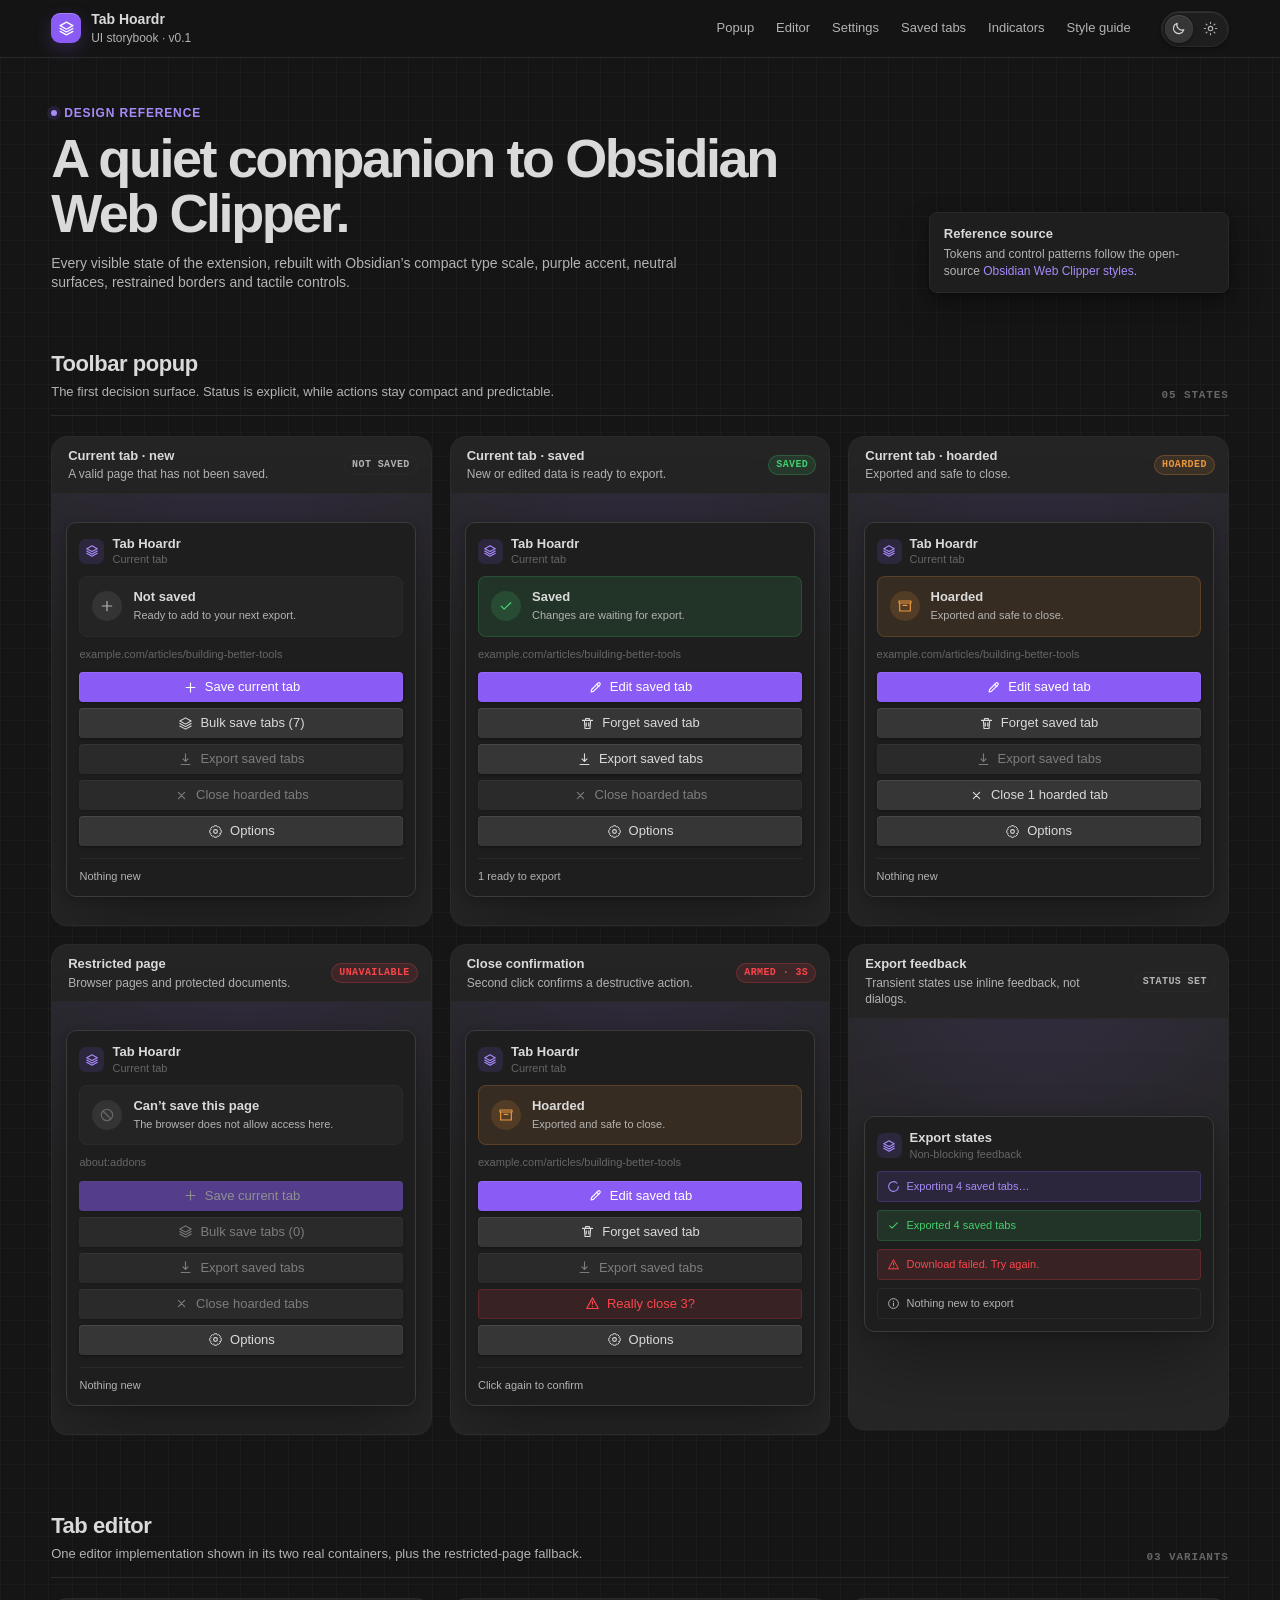
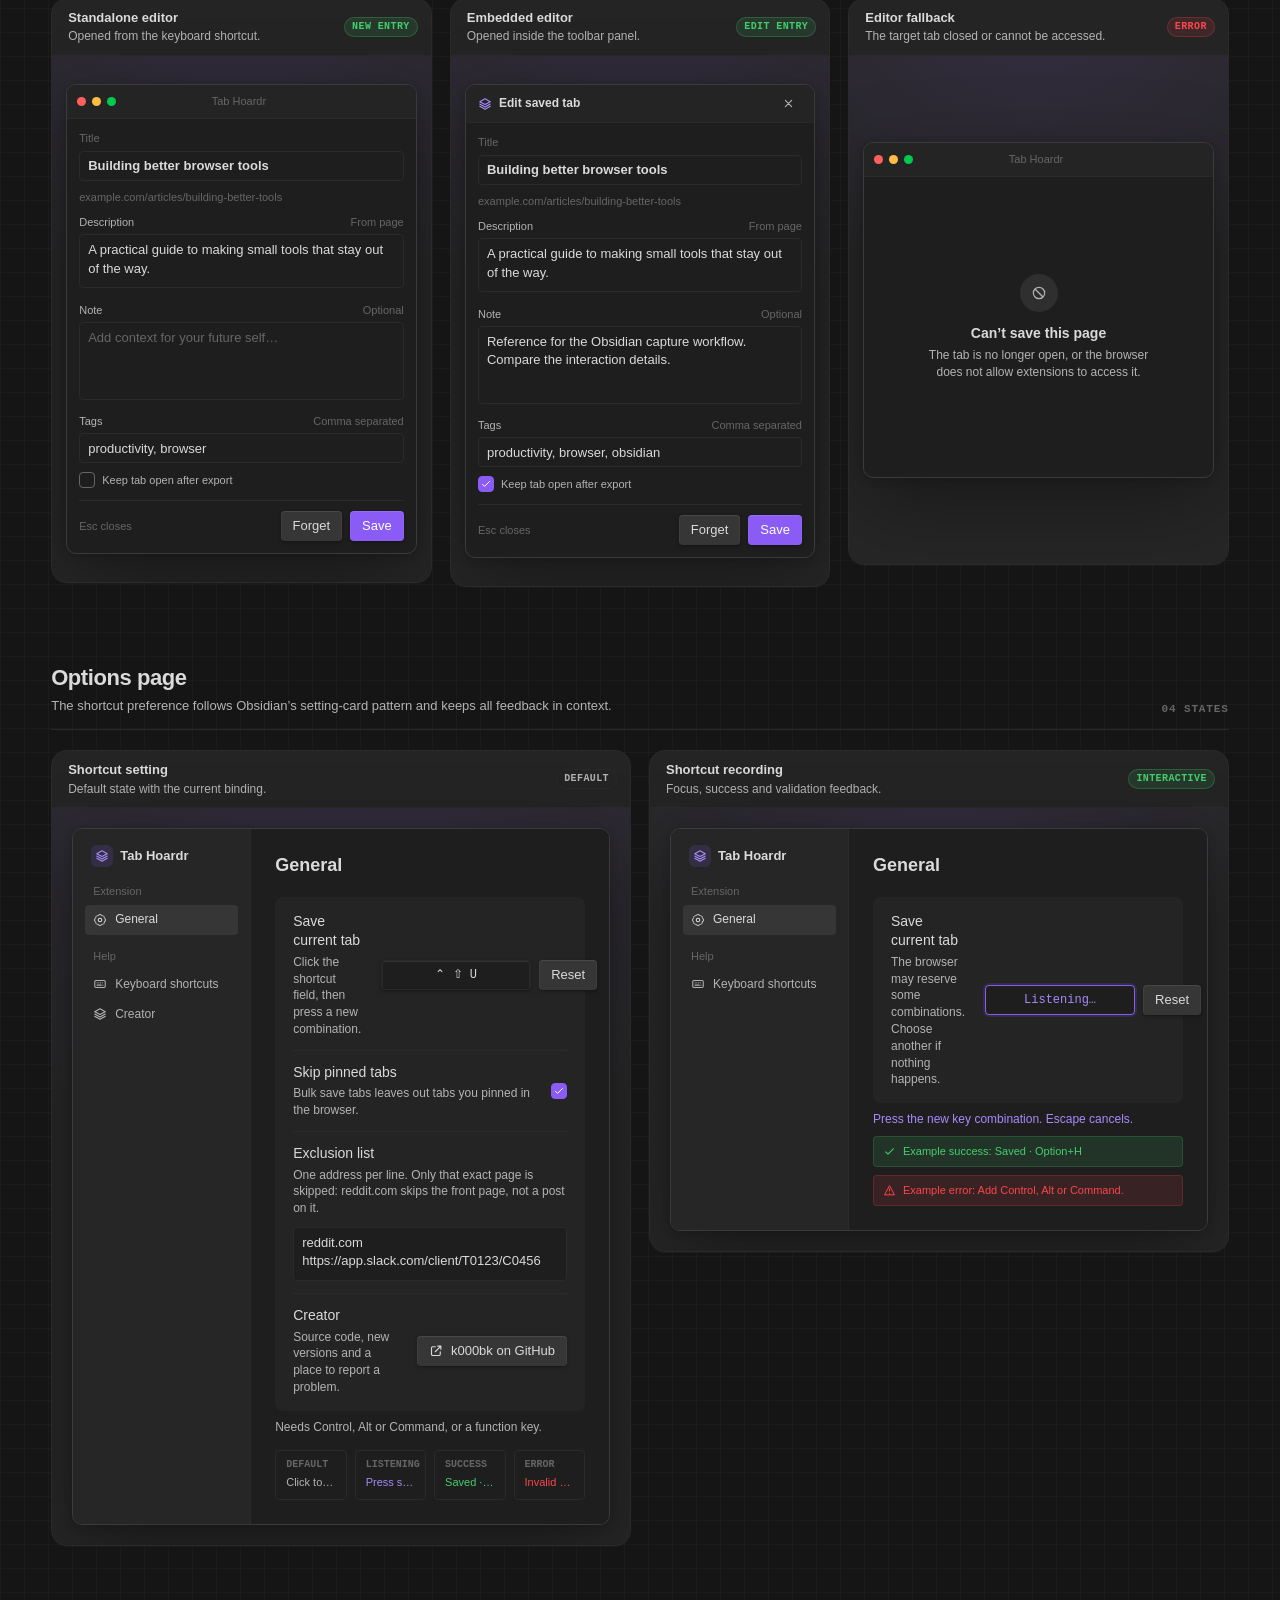
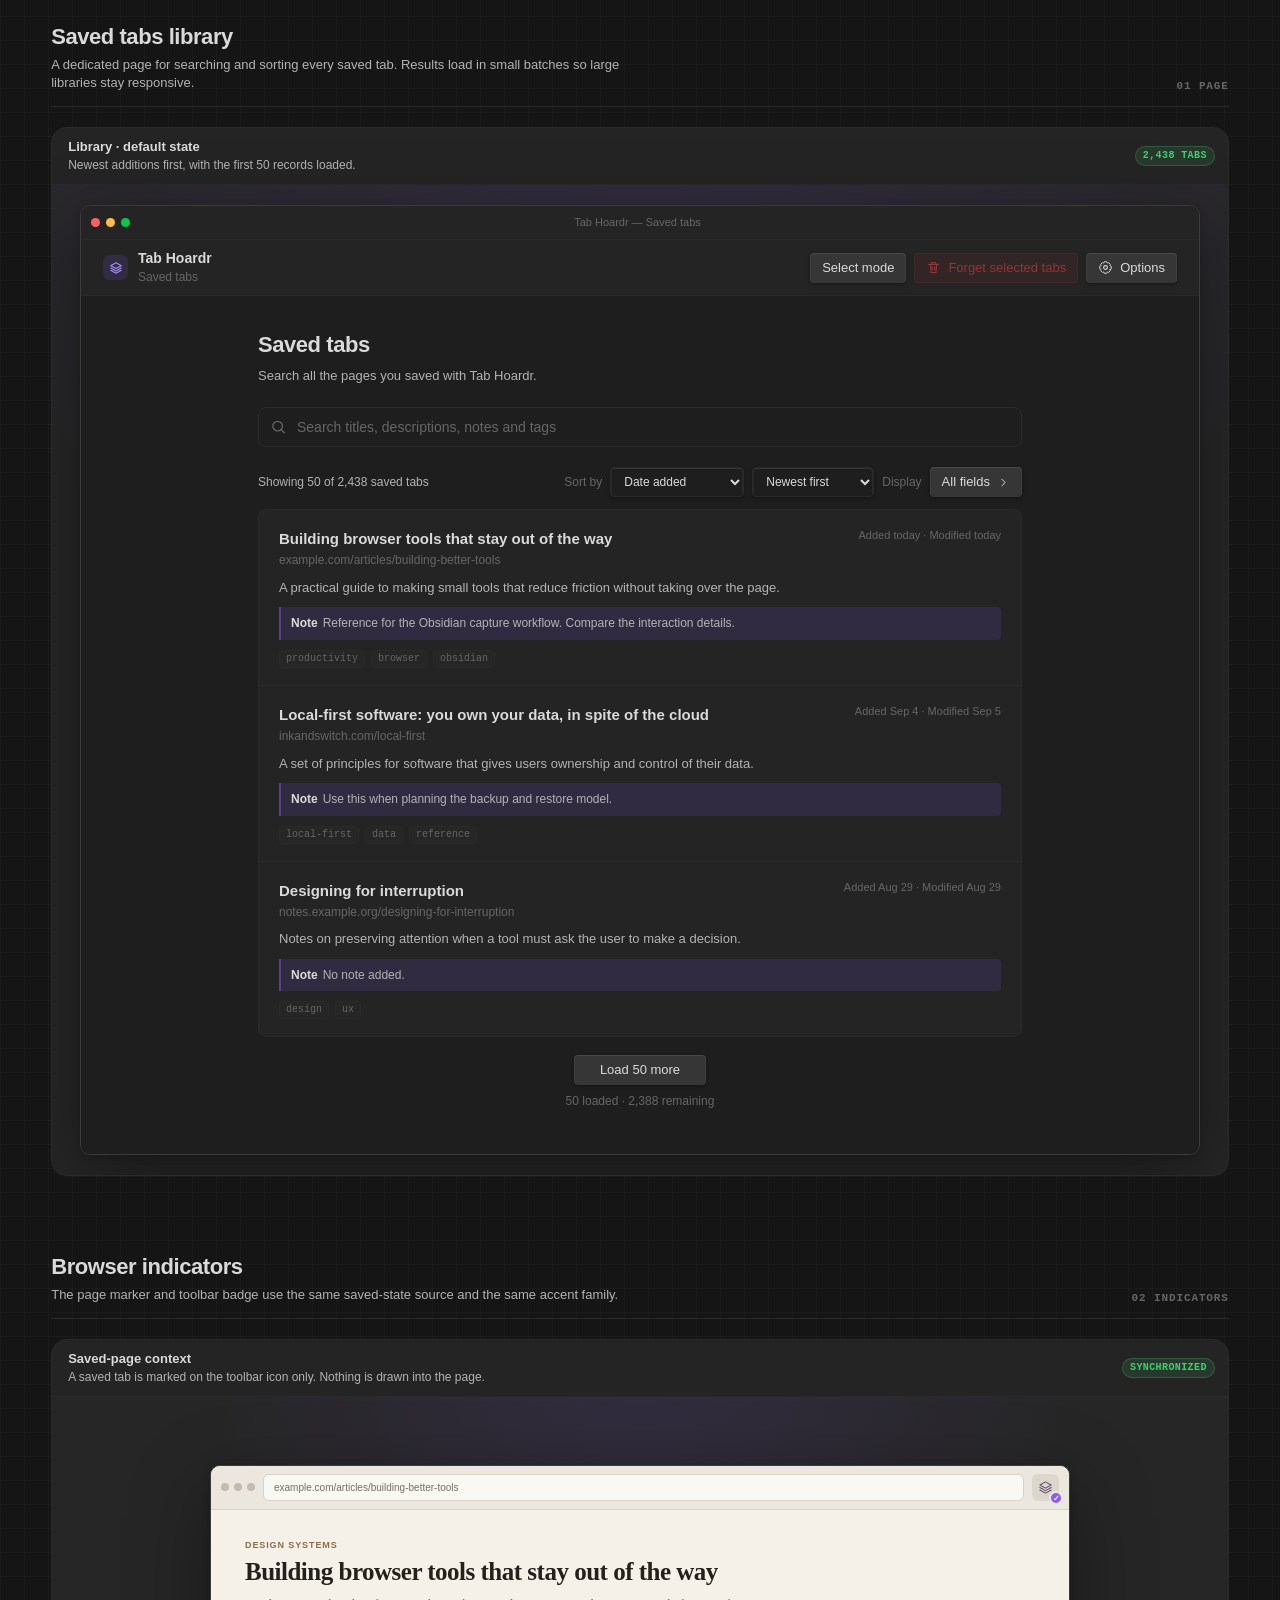
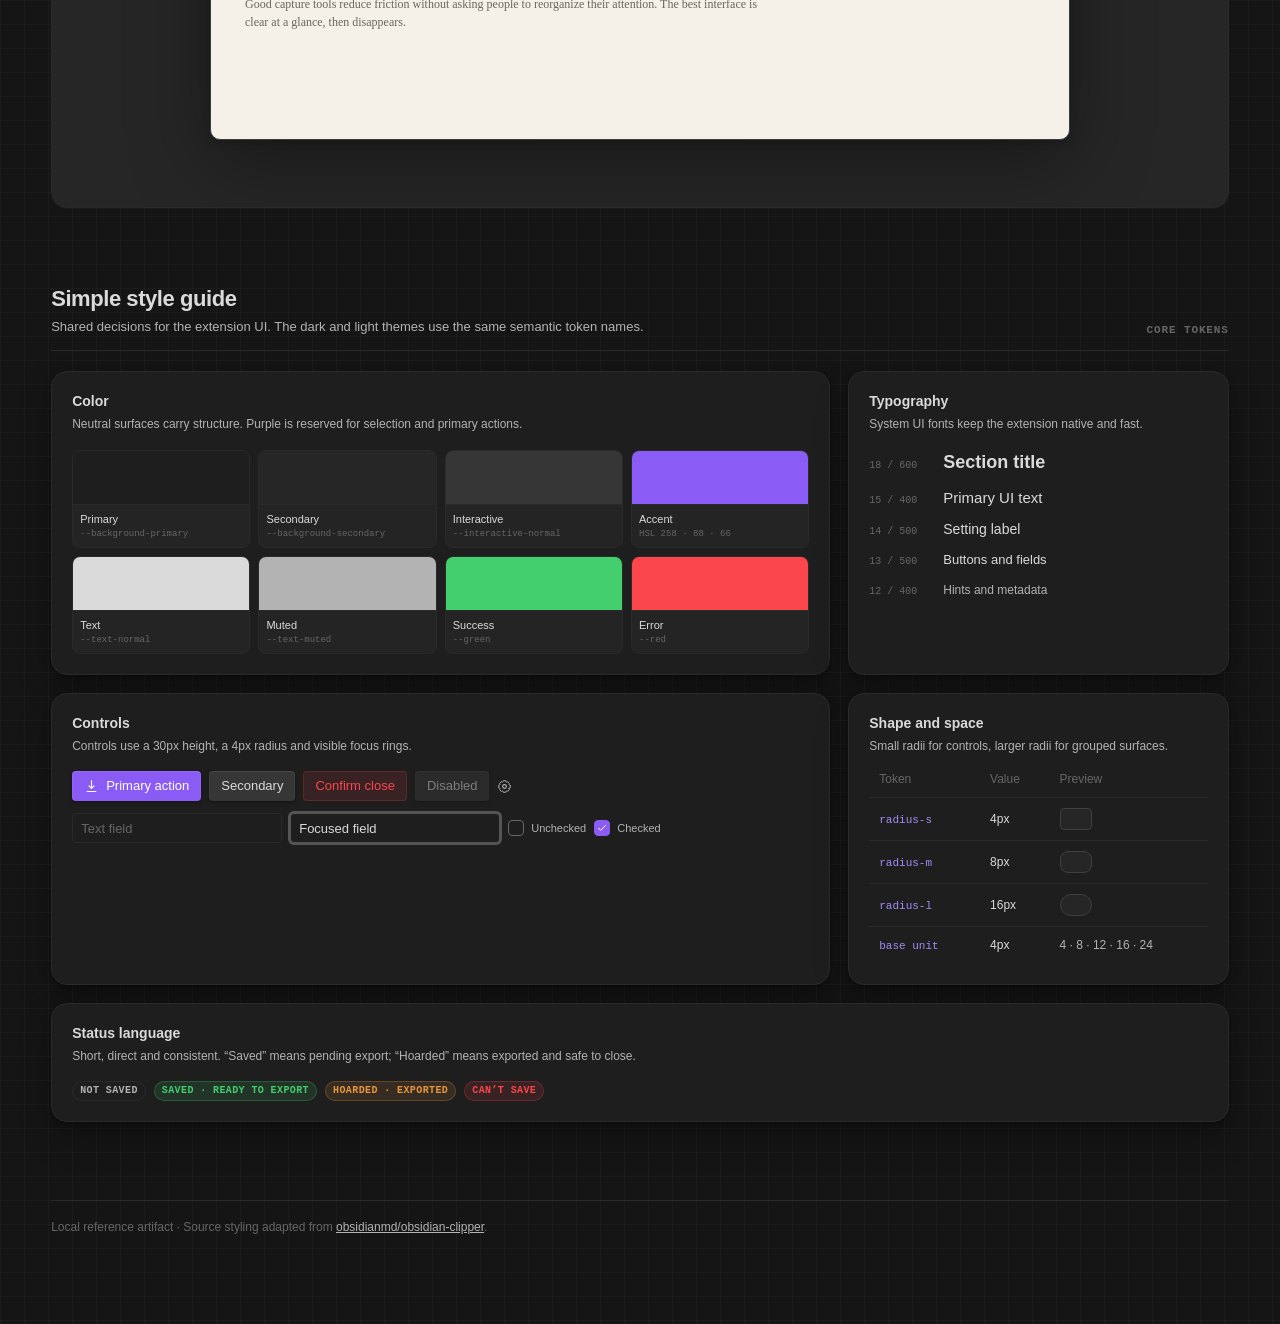
<file: browser-extension/ui-storybook/index.html>
<!doctype html>
<html lang="en" data-theme="dark">
<head>
  <meta charset="utf-8">
  <meta name="viewport" content="width=device-width, initial-scale=1">
  <meta name="color-scheme" content="dark light">
  <title>Tab Hoardr — UI storybook</title>
  <style>
    /*
      Visual tokens are adapted from the Obsidian Web Clipper source:
      https://github.com/obsidianmd/obsidian-clipper/tree/main/src/styles
    */
    :root {
      --accent-h: 258;
      --accent-s: 88%;
      --accent-l: 66%;
      --accent: hsl(var(--accent-h) var(--accent-s) var(--accent-l));
      --accent-hover: hsl(255 90% 76%);
      --accent-soft: hsl(var(--accent-h) var(--accent-s) var(--accent-l) / 0.14);
      --green: hsl(138 59% 54%);
      --green-soft: hsl(138 59% 54% / 0.12);
      --orange: rgb(233 151 63);
      --orange-soft: rgb(233 151 63 / 0.12);
      --red: hsl(358 96% 63%);
      --red-soft: hsl(358 96% 63% / 0.12);
      --radius-s: 4px;
      --radius-m: 8px;
      --radius-l: 16px;
      --input-height: 30px;
      --font-ui-smallest: 12px;
      --font-ui-smaller: 13px;
      --font-ui-small: 14px;
      --font-ui-medium: 15px;
      --font-ui-large: 18px;
      --font-default: ui-sans-serif, -apple-system, BlinkMacSystemFont, "Segoe UI", Roboto, Inter, "Apple Color Emoji", "Segoe UI Emoji", sans-serif;
      --font-mono: ui-monospace, SFMono-Regular, "Cascadia Mono", "Roboto Mono", Menlo, Consolas, monospace;
      --shadow-s: 0 1px 2px rgb(0 0 0 / 0.12), 0 4px 10px rgb(0 0 0 / 0.18), 0 16px 34px rgb(0 0 0 / 0.24);
      --shadow-l: 0 2px 8px rgb(0 0 0 / 0.18), 0 24px 80px rgb(0 0 0 / 0.35);
    }

    html[data-theme="dark"] {
      --base-00: #1e1e1e;
      --base-05: #212121;
      --base-10: #242424;
      --base-20: #262626;
      --base-25: #2a2a2a;
      --base-30: #363636;
      --base-35: #3f3f3f;
      --base-40: #555555;
      --base-50: #666666;
      --base-60: #999999;
      --base-70: #b3b3b3;
      --base-100: #dadada;
      --background-primary: var(--base-00);
      --background-primary-alt: var(--base-10);
      --background-secondary: var(--base-20);
      --background-raised: #202020;
      --border: var(--base-25);
      --border-hover: var(--base-35);
      --border-focus: var(--base-40);
      --interactive-normal: var(--base-30);
      --interactive-hover: var(--base-35);
      --hover: rgb(255 255 255 / 0.075);
      --text-normal: var(--base-100);
      --text-muted: var(--base-70);
      --text-faint: var(--base-50);
      --input-shadow: inset 0 0.5px 0.5px 0.5px rgb(255 255 255 / 0.09), 0 2px 4px rgb(0 0 0 / 0.15), 0 1px 2px rgb(0 0 0 / 0.2);
      --input-shadow-hover: inset 0 0.5px 1px 0.5px rgb(255 255 255 / 0.16), 0 2px 4px rgb(0 0 0 / 0.32);
      --page-bg: #151515;
      --grid-line: rgb(255 255 255 / 0.028);
      --window-border: #3b3b3b;
      --code-bg: #171717;
    }

    html[data-theme="light"] {
      --accent-hover: hsl(257 91% 58%);
      --base-00: #ffffff;
      --base-05: #fcfcfc;
      --base-10: #fafafa;
      --base-20: #f6f6f6;
      --base-25: #e3e3e3;
      --base-30: #e0e0e0;
      --base-35: #d4d4d4;
      --base-40: #bdbdbd;
      --base-50: #ababab;
      --base-60: #707070;
      --base-70: #5c5c5c;
      --base-100: #222222;
      --background-primary: var(--base-00);
      --background-primary-alt: var(--base-10);
      --background-secondary: var(--base-20);
      --background-raised: #fff;
      --border: var(--base-25);
      --border-hover: var(--base-35);
      --border-focus: var(--base-40);
      --interactive-normal: var(--base-00);
      --interactive-hover: var(--base-10);
      --hover: rgb(0 0 0 / 0.06);
      --text-normal: var(--base-100);
      --text-muted: var(--base-70);
      --text-faint: var(--base-50);
      --input-shadow: inset 0 0 0 1px rgb(0 0 0 / 0.12), 0 2px 3px rgb(0 0 0 / 0.05), 0 1px 2px rgb(0 0 0 / 0.04);
      --input-shadow-hover: inset 0 0 0 1px rgb(0 0 0 / 0.17), 0 2px 3px rgb(0 0 0 / 0.1), 0 1px 2px rgb(0 0 0 / 0.04);
      --page-bg: #efefef;
      --grid-line: rgb(0 0 0 / 0.035);
      --window-border: #c8c8c8;
      --code-bg: #f4f4f4;
      --shadow-s: 0 1px 2px rgb(0 0 0 / 0.04), 0 4px 10px rgb(0 0 0 / 0.07), 0 16px 34px rgb(0 0 0 / 0.1);
      --shadow-l: 0 2px 8px rgb(0 0 0 / 0.08), 0 24px 80px rgb(0 0 0 / 0.15);
    }

    * { box-sizing: border-box; }

    html { scroll-behavior: smooth; }

    body {
      margin: 0;
      min-width: 320px;
      background-color: var(--page-bg);
      background-image:
        linear-gradient(var(--grid-line) 1px, transparent 1px),
        linear-gradient(90deg, var(--grid-line) 1px, transparent 1px);
      background-size: 24px 24px;
      color: var(--text-normal);
      font-family: var(--font-default);
      font-size: var(--font-ui-medium);
      line-height: 1.4;
      transition: background-color 150ms ease, color 150ms ease;
    }

    button, input, textarea { font: inherit; }
    button { color: inherit; }

    .page-header {
      position: sticky;
      top: 0;
      z-index: 50;
      display: flex;
      align-items: center;
      min-height: 58px;
      padding: 10px clamp(18px, 4vw, 56px);
      border-bottom: 1px solid var(--border);
      background: color-mix(in srgb, var(--page-bg) 88%, transparent);
      backdrop-filter: blur(18px) saturate(1.25);
    }

    .brand {
      display: flex;
      min-width: 0;
      align-items: center;
      gap: 10px;
    }

    .brand-mark {
      display: grid;
      width: 30px;
      height: 30px;
      place-items: center;
      border-radius: 9px;
      background: var(--accent);
      box-shadow: inset 0 1px 0 rgb(255 255 255 / 0.22), 0 6px 18px hsl(var(--accent-h) var(--accent-s) var(--accent-l) / 0.24);
      color: white;
    }

    .brand-mark svg { width: 17px; height: 17px; }

    .brand-copy { min-width: 0; }

    .brand-title {
      overflow: hidden;
      font-size: var(--font-ui-small);
      font-weight: 600;
      text-overflow: ellipsis;
      white-space: nowrap;
    }

    .brand-meta {
      color: var(--text-muted);
      font-size: var(--font-ui-smallest);
    }

    .page-nav {
      display: flex;
      align-items: center;
      gap: 2px;
      margin-inline: auto 20px;
    }

    .page-nav a {
      padding: 6px 10px;
      border-radius: var(--radius-m);
      color: var(--text-muted);
      font-size: var(--font-ui-smaller);
      font-weight: 500;
      text-decoration: none;
    }

    .page-nav a:hover { background: var(--hover); color: var(--text-normal); }

    .theme-toggle {
      display: inline-flex;
      align-items: center;
      gap: 4px;
      padding: 3px;
      border: 1px solid var(--border);
      border-radius: 999px;
      background: var(--background-primary);
      box-shadow: var(--input-shadow);
    }

    .theme-toggle button {
      display: grid;
      width: 28px;
      height: 28px;
      padding: 0;
      place-items: center;
      border: 0;
      border-radius: 999px;
      background: transparent;
      color: var(--text-muted);
      cursor: pointer;
    }

    .theme-toggle button[aria-pressed="true"] {
      background: var(--interactive-normal);
      color: var(--text-normal);
      box-shadow: var(--input-shadow);
    }

    .theme-toggle svg { width: 15px; height: 15px; }

    main {
      width: min(1480px, 100%);
      margin: 0 auto;
      padding: 42px clamp(18px, 4vw, 56px) 88px;
    }

    .intro {
      display: grid;
      grid-template-columns: minmax(0, 1fr) auto;
      gap: 32px;
      align-items: end;
      margin-bottom: 56px;
    }

    .eyebrow {
      display: inline-flex;
      align-items: center;
      gap: 7px;
      margin-bottom: 10px;
      color: var(--accent-hover);
      font-size: var(--font-ui-smallest);
      font-weight: 650;
      letter-spacing: 0.07em;
      text-transform: uppercase;
    }

    .eyebrow::before {
      width: 6px;
      height: 6px;
      border-radius: 50%;
      background: currentColor;
      box-shadow: 0 0 0 4px var(--accent-soft);
      content: "";
    }

    h1, h2, h3, p { margin-top: 0; }

    h1 {
      max-width: 780px;
      margin-bottom: 12px;
      font-size: clamp(30px, 5vw, 54px);
      line-height: 1.02;
      letter-spacing: -0.045em;
    }

    .intro p {
      max-width: 680px;
      margin-bottom: 0;
      color: var(--text-muted);
      font-size: var(--font-ui-small);
    }

    .source-note {
      max-width: 300px;
      padding: 12px 14px;
      border: 1px solid var(--border);
      border-radius: var(--radius-m);
      background: var(--background-primary);
      color: var(--text-muted);
      font-size: var(--font-ui-smallest);
      box-shadow: var(--shadow-s);
    }

    .source-note strong { display: block; margin-bottom: 3px; color: var(--text-normal); font-size: var(--font-ui-smaller); }
    .source-note a { color: var(--accent-hover); text-decoration: none; }
    .source-note a:hover { text-decoration: underline; }

    .section { scroll-margin-top: 84px; }
    .section + .section { margin-top: 76px; }

    .section-heading {
      display: flex;
      align-items: end;
      justify-content: space-between;
      gap: 24px;
      margin-bottom: 20px;
      padding-bottom: 14px;
      border-bottom: 1px solid var(--border);
    }

    .section-heading h2 { margin-bottom: 3px; font-size: 22px; letter-spacing: -0.02em; }
    .section-heading p { max-width: 600px; margin-bottom: 0; color: var(--text-muted); font-size: var(--font-ui-smaller); }
    .section-count { color: var(--text-faint); font: 600 11px/1 var(--font-mono); letter-spacing: 0.08em; text-transform: uppercase; }

    .specimen-grid {
      display: grid;
      grid-template-columns: repeat(auto-fit, minmax(min(100%, 360px), 1fr));
      gap: 18px;
      align-items: start;
    }

    .specimen-grid.wide { grid-template-columns: repeat(auto-fit, minmax(min(100%, 520px), 1fr)); }

    .specimen {
      overflow: hidden;
      border: 1px solid var(--border);
      border-radius: var(--radius-l);
      background: var(--background-primary-alt);
      box-shadow: 0 1px 0 rgb(255 255 255 / 0.025);
    }

    .specimen-caption {
      display: flex;
      align-items: center;
      justify-content: space-between;
      gap: 16px;
      min-height: 49px;
      padding: 10px 13px 10px 16px;
      border-bottom: 1px solid var(--border);
    }

    .specimen-name { margin-bottom: 1px; font-size: var(--font-ui-smaller); font-weight: 600; }
    .specimen-description { color: var(--text-muted); font-size: var(--font-ui-smallest); }

    .state-label {
      flex: none;
      padding: 4px 7px;
      border: 1px solid var(--border);
      border-radius: 999px;
      color: var(--text-muted);
      font: 600 10px/1 var(--font-mono);
      letter-spacing: 0.04em;
      text-transform: uppercase;
    }

    .state-label.saved { border-color: hsl(138 59% 54% / 0.25); background: var(--green-soft); color: var(--green); }
    .state-label.hoarded { border-color: rgb(233 151 63 / 0.25); background: var(--orange-soft); color: var(--orange); }
    .state-label.error { border-color: hsl(358 96% 63% / 0.25); background: var(--red-soft); color: var(--red); }

    .stage {
      display: grid;
      min-height: 410px;
      padding: 28px 14px;
      place-items: center;
      background-color: var(--background-secondary);
      background-image: radial-gradient(circle at 50% -20%, var(--accent-soft), transparent 58%);
    }

    .stage.tall { min-height: 508px; }
    .stage.options-stage { min-height: 410px; padding: 20px; }

    .window {
      overflow: hidden;
      width: 100%;
      border: 1px solid var(--window-border);
      border-radius: 10px;
      background: var(--background-primary);
      box-shadow: var(--shadow-l);
      color: var(--text-normal);
    }

    .popup-window { max-width: 350px; }
    .editor-window { max-width: 400px; }
    .settings-window { max-width: 720px; }

    .window-bar {
      display: flex;
      height: 34px;
      align-items: center;
      padding: 0 10px;
      border-bottom: 1px solid var(--border);
      background: var(--background-primary-alt);
      color: var(--text-faint);
    }

    .traffic-lights { display: flex; gap: 6px; }
    .traffic-lights span { width: 9px; height: 9px; border-radius: 50%; background: var(--base-35); }
    .traffic-lights span:nth-child(1) { background: #ff605c; }
    .traffic-lights span:nth-child(2) { background: #ffbd44; }
    .traffic-lights span:nth-child(3) { background: #00ca4e; }
    .window-title { margin: auto; transform: translateX(-22px); font-size: 11px; font-weight: 500; }

    .app-surface { padding: 12px; font-size: var(--font-ui-smaller); }

    .popup-surface { min-height: 341px; }

    .popup-head {
      display: flex;
      align-items: center;
      gap: 8px;
      margin-bottom: 9px;
    }

    .app-logo {
      display: grid;
      width: 25px;
      height: 25px;
      flex: none;
      place-items: center;
      border-radius: 7px;
      background: var(--accent-soft);
      color: var(--accent-hover);
    }

    .app-logo svg { width: 14px; height: 14px; }
    .popup-title { font-weight: 600; }
    .popup-context { margin-top: -1px; color: var(--text-faint); font-size: 11px; }

    .status-badge {
      display: flex;
      min-height: 58px;
      align-items: center;
      gap: 11px;
      margin-bottom: 10px;
      padding: 11px 12px;
      border: 1px solid var(--border);
      border-radius: var(--radius-m);
      background: var(--background-primary-alt);
    }

    .status-icon {
      display: grid;
      width: 30px;
      height: 30px;
      flex: none;
      place-items: center;
      border-radius: 50%;
      background: var(--hover);
      color: var(--text-muted);
    }

    .status-icon svg { width: 16px; height: 16px; }
    .status-badge strong { display: block; font-size: var(--font-ui-smaller); font-weight: 600; }
    .status-badge span { color: var(--text-muted); font-size: 11px; }
    .status-badge.saved { border-color: hsl(138 59% 54% / 0.18); background: var(--green-soft); }
    .status-badge.saved .status-icon { background: hsl(138 59% 54% / 0.16); color: var(--green); }
    .status-badge.hoarded { border-color: rgb(233 151 63 / 0.2); background: var(--orange-soft); }
    .status-badge.hoarded .status-icon { background: rgb(233 151 63 / 0.15); color: var(--orange); }
    .status-badge.unavailable .status-icon { color: var(--text-faint); }

    .host {
      overflow: hidden;
      margin-bottom: 10px;
      color: var(--text-faint);
      font-size: 11px;
      text-overflow: ellipsis;
      white-space: nowrap;
    }

    .menu-stack { display: flex; flex-direction: column; gap: 6px; }

    .ui-button {
      display: inline-flex;
      width: 100%;
      height: var(--input-height);
      align-items: center;
      justify-content: center;
      gap: 7px;
      padding: 4px 12px;
      border: 0;
      border-radius: var(--radius-s);
      outline: none;
      background: var(--interactive-normal);
      box-shadow: var(--input-shadow);
      color: var(--text-normal);
      font-size: var(--font-ui-smaller);
      font-weight: 500;
      white-space: nowrap;
      text-decoration: none;
      cursor: pointer;
    }

    .ui-button:hover:not(:disabled) { background: var(--interactive-hover); box-shadow: var(--input-shadow-hover); }
    .ui-button:focus-visible { box-shadow: 0 0 0 2px var(--border-focus); }
    .ui-button:disabled { opacity: 0.5; cursor: not-allowed; }
    .ui-button.accent { background: var(--accent); color: white; }
    .ui-button.accent:hover:not(:disabled) { background: var(--accent-hover); }
    .ui-button.danger-soft { color: var(--red); background: var(--red-soft); box-shadow: inset 0 0 0 1px hsl(358 96% 63% / 0.18); }
    .ui-button.icon-button { width: 30px; flex: none; padding: 0; background: transparent; box-shadow: none; color: var(--text-muted); }
    .ui-button.icon-button:hover { background: var(--hover); box-shadow: none; color: var(--text-normal); }
    .ui-button.compact { width: auto; }
    .ui-button svg { width: 15px; height: 15px; }

    .popup-footer,
    .editor-footer {
      display: flex;
      align-items: center;
      gap: 8px;
      margin-top: 12px;
      padding-top: 10px;
      border-top: 1px solid var(--border);
    }

    .footer-status { flex: 1; color: var(--text-muted); font-size: 11px; }

    .notice {
      display: flex;
      min-height: 31px;
      align-items: center;
      gap: 7px;
      margin-top: 8px;
      padding: 6px 9px;
      border: 1px solid var(--border);
      border-radius: var(--radius-s);
      color: var(--text-muted);
      font-size: 11px;
    }

    .notice svg { width: 13px; height: 13px; }
    .notice.progress { border-color: hsl(var(--accent-h) var(--accent-s) var(--accent-l) / 0.22); background: var(--accent-soft); color: var(--accent-hover); }
    .notice.error { border-color: hsl(358 96% 63% / 0.2); background: var(--red-soft); color: var(--red); }
    .notice.success { border-color: hsl(138 59% 54% / 0.18); background: var(--green-soft); color: var(--green); }

    .spin { animation: spin 900ms linear infinite; }
    @keyframes spin { to { transform: rotate(360deg); } }

    .editor-surface { padding: 12px; }

    .field { margin-bottom: 9px; }
    .field-label { display: flex; justify-content: space-between; margin-bottom: 4px; color: var(--text-muted); font-size: 11px; }
    .field-label span:last-child { color: var(--text-faint); }

    .ui-input,
    .ui-textarea {
      width: 100%;
      margin: 0;
      border: 1px solid var(--border);
      border-radius: var(--radius-s);
      outline: none;
      background: var(--background-primary);
      color: var(--text-normal);
      font-size: var(--font-ui-smaller);
    }

    .ui-input { height: var(--input-height); padding: 0 8px; }
    .ui-textarea { min-height: 54px; padding: 6px 8px; line-height: 1.4; resize: none; }
    .ui-textarea.note-field { min-height: 78px; }
    .ui-input::placeholder, .ui-textarea::placeholder { color: var(--text-faint); }
    .ui-input:hover, .ui-textarea:hover { border-color: var(--border-hover); }
    .ui-input:focus, .ui-textarea:focus, .ui-input.is-focused { border-color: var(--border-focus); box-shadow: 0 0 0 2px var(--border-focus); }
    .title-input { font-weight: 600; }

    .checkbox-row {
      display: flex;
      align-items: center;
      gap: 7px;
      color: var(--text-muted);
      font-size: 11px;
      cursor: default;
    }

    .ui-checkbox {
      display: grid;
      width: 16px;
      height: 16px;
      flex: none;
      place-items: center;
      border: 1px solid var(--text-faint);
      border-radius: var(--radius-s);
      background: transparent;
      color: white;
    }

    .ui-checkbox.checked { border-color: var(--accent); background: var(--accent); }
    .ui-checkbox svg { display: none; width: 12px; height: 12px; stroke-width: 3; }
    .ui-checkbox.checked svg { display: block; }

    .editor-footer .ui-button { width: auto; }
    .kbd-hint { flex: 1; color: var(--text-faint); font-size: 11px; }

    .embedded-shell { max-width: 350px; }
    .embedded-shell .toolbar-tab {
      display: flex;
      height: 38px;
      align-items: center;
      justify-content: space-between;
      padding: 0 10px 0 12px;
      border-bottom: 1px solid var(--border);
      background: var(--background-primary-alt);
    }
    .toolbar-tab-title { display: flex; align-items: center; gap: 7px; font-size: 12px; font-weight: 600; }
    .toolbar-tab-title svg { width: 14px; height: 14px; color: var(--accent-hover); }

    .unavailable-message {
      display: grid;
      min-height: 300px;
      padding: 40px 28px;
      place-items: center;
      text-align: center;
    }

    .unavailable-message .status-icon { width: 38px; height: 38px; margin: 0 auto 12px; }
    .unavailable-message strong { display: block; margin-bottom: 4px; font-size: var(--font-ui-small); }
    .unavailable-message p { max-width: 230px; margin: 0; color: var(--text-muted); font-size: var(--font-ui-smallest); }

    .settings-surface {
      display: grid;
      grid-template-columns: 178px minmax(0, 1fr);
      min-height: 350px;
      padding: 0;
    }

    .settings-sidebar {
      padding: 16px 12px;
      border-right: 1px solid var(--border);
      background: var(--background-secondary);
    }

    .settings-brand { display: flex; align-items: center; gap: 7px; margin: 0 6px 17px; font-size: var(--font-ui-smaller); font-weight: 600; }
    .settings-brand .app-logo { width: 22px; height: 22px; border-radius: 6px; }
    .settings-group-label { margin: 14px 8px 5px; color: var(--text-faint); font-size: 11px; font-weight: 500; }
    .settings-nav-item { display: flex; align-items: center; gap: 8px; width: 100%; height: 30px; padding: 0 8px; border: 0; border-radius: var(--radius-s); background: transparent; color: var(--text-muted); font-size: var(--font-ui-smallest); cursor: default; }
    .settings-nav-item.active { background: var(--hover); color: var(--text-normal); font-weight: 500; }
    .settings-nav-item svg { width: 14px; height: 14px; }

    .settings-content { padding: 24px; background: var(--background-primary); }
    .settings-content h3 { margin: 0 0 18px; font-size: var(--font-ui-large); }
    .setting-card { padding: 3px 18px; border-radius: var(--radius-m); background: var(--background-primary-alt); }
    .setting-row { display: flex; min-height: 76px; align-items: center; justify-content: space-between; gap: 20px; padding: 12px 0; }
    .setting-row + .setting-row { border-top: 1px solid var(--border); }
    .setting-name { margin-bottom: 3px; font-size: var(--font-ui-small); font-weight: 500; }
    .setting-description { max-width: 310px; color: var(--text-muted); font-size: var(--font-ui-smallest); }
    .shortcut-input { width: 150px; height: 30px; padding: 0 9px; border: 1px solid var(--border); border-radius: var(--radius-s); outline: none; background: var(--background-primary); box-shadow: var(--input-shadow); color: var(--text-normal); font: 500 12px/1 var(--font-mono); text-align: center; }
    .shortcut-input.listening { border-color: var(--accent); box-shadow: 0 0 0 2px var(--accent-soft); color: var(--accent-hover); }
    .setting-actions { display: flex; align-items: center; gap: 8px; }
    .setting-message { margin-top: 8px; color: var(--text-muted); font-size: var(--font-ui-smallest); }
    .setting-message.success { color: var(--green); }
    .setting-message.error { color: var(--red); }
    .setting-message.listening { color: var(--accent-hover); }

    .variant-strip {
      display: grid;
      grid-template-columns: repeat(4, minmax(0, 1fr));
      gap: 8px;
      margin-top: 14px;
    }

    .mini-state { padding: 9px 10px; border: 1px solid var(--border); border-radius: var(--radius-s); background: var(--background-primary); }
    .mini-state-label { margin-bottom: 5px; color: var(--text-faint); font: 600 10px/1 var(--font-mono); text-transform: uppercase; }
    .mini-state-value { overflow: hidden; color: var(--text-muted); font-size: 11px; text-overflow: ellipsis; white-space: nowrap; }
    .mini-state-value.success { color: var(--green); }
    .mini-state-value.error { color: var(--red); }
    .mini-state-value.listening { color: var(--accent-hover); }

    .styleguide-grid {
      display: grid;
      grid-template-columns: repeat(12, 1fr);
      gap: 18px;
    }

    .guide-card {
      grid-column: span 4;
      min-width: 0;
      padding: 20px;
      border: 1px solid var(--border);
      border-radius: var(--radius-l);
      background: var(--background-primary);
      box-shadow: var(--shadow-s);
    }

    .guide-card.span-8 { grid-column: span 8; }
    .guide-card.span-12 { grid-column: 1 / -1; }
    .guide-title { margin-bottom: 4px; font-size: var(--font-ui-small); font-weight: 600; }
    .guide-description { margin-bottom: 17px; color: var(--text-muted); font-size: var(--font-ui-smallest); }

    .swatches { display: grid; grid-template-columns: repeat(4, 1fr); gap: 8px; }
    .swatch-chip { overflow: hidden; border: 1px solid var(--border); border-radius: var(--radius-m); background: var(--background-primary-alt); }
    .swatch-color { height: 54px; border-bottom: 1px solid var(--border); }
    .swatch-copy { padding: 7px; }
    .swatch-name { overflow: hidden; font-size: 11px; font-weight: 500; text-overflow: ellipsis; white-space: nowrap; }
    .swatch-value { margin-top: 2px; color: var(--text-faint); font: 9px/1.2 var(--font-mono); }

    .type-stack { display: grid; gap: 12px; }
    .type-row { display: grid; grid-template-columns: 62px 1fr; align-items: baseline; gap: 12px; }
    .type-token { color: var(--text-faint); font: 10px/1 var(--font-mono); }
    .type-row:nth-child(1) .type-sample { font-size: 18px; font-weight: 600; }
    .type-row:nth-child(2) .type-sample { font-size: 15px; }
    .type-row:nth-child(3) .type-sample { font-size: 14px; }
    .type-row:nth-child(4) .type-sample { font-size: 13px; }
    .type-row:nth-child(5) .type-sample { font-size: 12px; color: var(--text-muted); }

    .control-demo { display: flex; flex-wrap: wrap; gap: 8px; align-items: center; }
    .control-demo + .control-demo { margin-top: 12px; }
    .control-demo .ui-button { width: auto; }
    .control-demo .ui-input { width: min(210px, 100%); }

    .token-table { width: 100%; border-collapse: collapse; font-size: var(--font-ui-smallest); }
    .token-table th { padding: 0 10px 9px; color: var(--text-faint); font-weight: 500; text-align: left; }
    .token-table td { padding: 10px; border-top: 1px solid var(--border); }
    .token-table code { color: var(--accent-hover); font: 11px/1 var(--font-mono); }
    .radius-preview { display: inline-block; width: 32px; height: 22px; border: 1px solid var(--border-hover); background: var(--background-secondary); vertical-align: middle; }

    .browser-scene {
      position: relative;
      overflow: hidden;
      min-height: 275px;
      border: 1px solid var(--window-border);
      border-radius: 10px;
      background: #f5f1e8;
      box-shadow: var(--shadow-l);
      color: #24201b;
    }

    .browser-toolbar { display: flex; height: 44px; align-items: center; gap: 8px; padding: 0 10px; border-bottom: 1px solid #d8d1c7; background: #ece7de; }
    .browser-dots { display: flex; gap: 5px; }
    .browser-dots span { width: 8px; height: 8px; border-radius: 50%; background: #c3bbb1; }
    .browser-address { flex: 1; height: 27px; padding: 6px 10px; border: 1px solid #d8d1c7; border-radius: 6px; background: #faf8f3; color: #766d64; font-size: 10px; }
    .browser-action { position: relative; display: grid; width: 27px; height: 27px; place-items: center; border-radius: 6px; background: #ddd6cd; color: #5e556e; }
    .browser-action svg { width: 15px; height: 15px; }
    .browser-badge { position: absolute; right: -4px; bottom: -4px; display: grid; min-width: 14px; height: 14px; place-items: center; border: 2px solid #ece7de; border-radius: 999px; background: var(--accent); color: white; font-size: 8px; font-weight: 700; }
    .article-preview { width: min(600px, 76%); padding: 31px 34px 58px; }
    .article-kicker { margin-bottom: 8px; color: #8a6d48; font: 600 9px/1 var(--font-default); letter-spacing: 0.1em; text-transform: uppercase; }
    .article-preview h3 { max-width: 480px; margin-bottom: 10px; font: 700 25px/1.08 Georgia, serif; letter-spacing: -0.02em; }
    .article-preview p { color: #6d645c; font: 12px/1.55 Georgia, serif; }

    .library-stage { min-height: 760px; padding: 20px; place-items: start center; }
    .library-window { max-width: 1120px; }

    .library-surface {
      min-height: 700px;
      padding: 0;
      background: var(--background-primary);
    }

    .library-header {
      display: flex;
      min-height: 56px;
      align-items: center;
      gap: 10px;
      padding: 0 22px;
      border-bottom: 1px solid var(--border);
      background: var(--background-primary-alt);
    }

    .library-heading { min-width: 0; }
    .library-title { font-size: var(--font-ui-small); font-weight: 600; }
    .library-count { margin-top: 1px; color: var(--text-faint); font-size: var(--font-ui-smallest); }
    .library-actions { display: flex; align-items: center; gap: 8px; margin-left: auto; }
    .library-header .ui-button { width: auto; }
    .library-header .ui-button.is-active { color: var(--accent-hover); box-shadow: inset 0 0 0 1px hsl(var(--accent-h) var(--accent-s) var(--accent-l) / 0.28); }

    .library-content {
      width: min(820px, 100%);
      margin: 0 auto;
      padding: 34px 28px 44px;
    }

    .library-content h3 { margin-bottom: 6px; font-size: 22px; letter-spacing: -0.02em; }
    .library-intro { margin-bottom: 22px; color: var(--text-muted); font-size: var(--font-ui-smaller); }

    .search-field { position: relative; }
    .search-field svg {
      position: absolute;
      top: 50%;
      left: 12px;
      width: 17px;
      height: 17px;
      transform: translateY(-50%);
      color: var(--text-faint);
      pointer-events: none;
    }

    .search-field .ui-input {
      height: 40px;
      padding: 0 12px 0 38px;
      border-radius: var(--radius-m);
      font-size: var(--font-ui-small);
    }

    .library-tools {
      display: flex;
      align-items: center;
      gap: 8px;
      min-height: 54px;
      margin-top: 8px;
    }

    .results-summary { margin-right: auto; color: var(--text-muted); font-size: var(--font-ui-smallest); }
    .sort-label { color: var(--text-faint); font-size: var(--font-ui-smallest); }

    .ui-select {
      height: var(--input-height);
      padding: 0 28px 0 9px;
      border: 1px solid var(--border);
      border-radius: var(--radius-s);
      outline: none;
      background: var(--background-primary);
      box-shadow: var(--input-shadow);
      color: var(--text-normal);
      font-size: var(--font-ui-smallest);
      cursor: pointer;
    }

    .ui-select:hover { border-color: var(--border-hover); box-shadow: var(--input-shadow-hover); }
    .ui-select:focus-visible { border-color: var(--border-focus); box-shadow: 0 0 0 2px var(--border-focus); }

    .display-menu { position: relative; }
    .display-menu summary { list-style: none; }
    .display-menu summary::-webkit-details-marker { display: none; }
    .display-menu summary svg { width: 13px; height: 13px; transition: transform 120ms ease; }
    .display-menu[open] summary svg { transform: rotate(90deg); }

    .display-options {
      position: absolute;
      z-index: 5;
      top: calc(100% + 5px);
      right: 0;
      width: 178px;
      padding: 6px;
      border: 1px solid var(--border);
      border-radius: var(--radius-m);
      background: var(--background-raised);
      box-shadow: var(--shadow-s);
    }

    .display-option {
      position: relative;
      display: flex;
      align-items: center;
      gap: 8px;
      padding: 6px 7px;
      border-radius: var(--radius-s);
      color: var(--text-muted);
      font-size: var(--font-ui-smallest);
      cursor: pointer;
    }

    .display-option:hover { background: var(--hover); color: var(--text-normal); }
    .display-option.is-disabled { opacity: 0.5; cursor: not-allowed; }
    .display-option.is-disabled:hover { background: transparent; color: var(--text-muted); }
    .display-option input { position: absolute; opacity: 0; pointer-events: none; }
    .display-option input:checked + .ui-checkbox { border-color: var(--accent); background: var(--accent); }
    .display-option input:checked + .ui-checkbox svg { display: block; }
    .display-option input:focus-visible + .ui-checkbox { box-shadow: 0 0 0 2px var(--border-focus); }

    .saved-list {
      overflow: hidden;
      border: 1px solid var(--border);
      border-radius: var(--radius-m);
      background: var(--background-primary-alt);
    }

    .saved-item { display: flex; flex-direction: column; gap: 10px; padding: 18px 20px 17px; }
    .saved-item + .saved-item { border-top: 1px solid var(--border); }
    .saved-item:hover { background: var(--hover); }

    .saved-item-head {
      display: grid;
      grid-template-columns: minmax(0, 1fr) auto;
      gap: 18px;
      align-items: start;
    }

    .select-mode .saved-item-head { grid-template-columns: auto minmax(0, 1fr) auto; }

    .saved-item-select {
      position: relative;
      display: none;
      padding-top: 2px;
      cursor: pointer;
    }

    .select-mode .saved-item-select { display: grid; }
    .saved-item-select input { position: absolute; opacity: 0; pointer-events: none; }
    .saved-item-select input:checked + .ui-checkbox { border-color: var(--accent); background: var(--accent); }
    .saved-item-select input:checked + .ui-checkbox svg { display: block; }
    .saved-item-select input:focus-visible + .ui-checkbox { box-shadow: 0 0 0 2px var(--border-focus); }

    .saved-item-main { display: flex; min-width: 0; flex-direction: column; align-items: flex-start; gap: 3px; }

    .saved-item-title {
      display: inline-flex;
      max-width: 100%;
      align-items: center;
      gap: 6px;
      color: var(--text-normal);
      font-size: var(--font-ui-medium);
      font-weight: 600;
      text-decoration: none;
    }

    .saved-item-title-text {
      overflow: hidden;
      text-overflow: ellipsis;
      white-space: nowrap;
    }

    .saved-item-title svg {
      width: 14px;
      height: 14px;
      flex: none;
      opacity: 0;
      transition: opacity 120ms ease;
    }

    .saved-item:hover .saved-item-title svg,
    .saved-item-title:focus-visible svg { opacity: 1; }
    .saved-item-title:focus-visible { border-radius: 2px; outline: 2px solid var(--border-focus); outline-offset: 2px; }

    .saved-item-url {
      overflow: hidden;
      color: var(--text-faint);
      font-size: var(--font-ui-smallest);
      text-overflow: ellipsis;
      white-space: nowrap;
    }

    .saved-item-date { color: var(--text-faint); font-size: 11px; white-space: nowrap; }
    .saved-item-description { margin: 0; color: var(--text-muted); font-size: var(--font-ui-smaller); }

    .saved-item-note {
      display: flex;
      gap: 5px;
      padding: 8px 10px;
      border-left: 2px solid hsl(var(--accent-h) var(--accent-s) var(--accent-l) / 0.45);
      border-radius: 0 var(--radius-s) var(--radius-s) 0;
      background: var(--accent-soft);
      color: var(--text-muted);
      font-size: var(--font-ui-smallest);
    }

    .saved-item-note strong { color: var(--text-normal); font-weight: 600; }
    .tag-list { display: flex; flex-wrap: wrap; gap: 6px; }

    .tag {
      padding: 3px 6px;
      border: 1px solid var(--border);
      border-radius: var(--radius-s);
      background: var(--background-secondary);
      color: var(--text-faint);
      font: 10px/1 var(--font-mono);
    }

    .hide-title .saved-item-title,
    .hide-url .saved-item-url,
    .hide-description .saved-item-description,
    .hide-note .saved-item-note,
    .hide-tags .tag-list { display: none; }

    .library-load {
      display: flex;
      flex-direction: column;
      align-items: center;
      gap: 8px;
      padding-top: 18px;
      color: var(--text-faint);
      font-size: var(--font-ui-smallest);
    }

    .library-load .ui-button { width: auto; min-width: 132px; }

    .page-footer { margin-top: 78px; padding-top: 18px; border-top: 1px solid var(--border); color: var(--text-faint); font-size: var(--font-ui-smallest); }
    .page-footer a { color: var(--text-muted); }

    @media (max-width: 920px) {
      .page-nav { display: none; }
      .theme-toggle { margin-left: auto; }
      .intro { grid-template-columns: 1fr; }
      .source-note { max-width: none; }
      .guide-card, .guide-card.span-8 { grid-column: span 6; }
      .guide-card.span-12 { grid-column: 1 / -1; }
    }

    @media (max-width: 650px) {
      main { padding-top: 30px; }
      .brand-meta { display: none; }
      .section-heading { align-items: start; }
      .section-count { display: none; }
      .stage { padding: 18px 10px; }
      .guide-card, .guide-card.span-8, .guide-card.span-12 { grid-column: 1 / -1; }
      .settings-surface { grid-template-columns: 1fr; }
      .settings-sidebar { display: none; }
      .settings-content { padding: 20px 16px; }
      .setting-row { align-items: flex-start; flex-direction: column; gap: 10px; }
      .setting-actions { width: 100%; }
      .shortcut-input { flex: 1; }
      .variant-strip { grid-template-columns: repeat(2, 1fr); }
      .swatches { grid-template-columns: repeat(2, 1fr); }
      .article-preview { width: 92%; padding-inline: 22px; }
      .library-stage { padding: 10px; }
      .library-content { padding: 26px 14px 34px; }
      .library-header { min-height: 56px; padding: 9px 14px; }
      .library-heading, .library-options-button { display: none; }
      .library-actions { gap: 6px; }
      .library-tools { flex-wrap: wrap; padding-block: 9px; }
      .results-summary { width: 100%; }
      .saved-item { padding: 15px 14px; }
      .saved-item-head { grid-template-columns: 1fr; gap: 5px; }
      .select-mode .saved-item-head { grid-template-columns: auto minmax(0, 1fr); }
      .select-mode .saved-item-date { grid-column: 2; }
      .saved-item-date { white-space: normal; }
    }

    @media (prefers-reduced-motion: reduce) {
      *, *::before, *::after { scroll-behavior: auto !important; animation-duration: 0.001ms !important; animation-iteration-count: 1 !important; transition-duration: 0.001ms !important; }
    }
  </style>
</head>
<body>
  <svg width="0" height="0" style="position:absolute" aria-hidden="true">
    <symbol id="i-stack" viewBox="0 0 24 24"><path d="m12 3-9 5 9 5 9-5-9-5Z" fill="none" stroke="currentColor" stroke-width="1.8" stroke-linejoin="round"/><path d="m3 12 9 5 9-5M3 16l9 5 9-5" fill="none" stroke="currentColor" stroke-width="1.8" stroke-linecap="round" stroke-linejoin="round"/></symbol>
    <symbol id="i-moon" viewBox="0 0 24 24"><path d="M20.5 14.2A8.5 8.5 0 0 1 9.8 3.5 8.5 8.5 0 1 0 20.5 14.2Z" fill="none" stroke="currentColor" stroke-width="1.8" stroke-linejoin="round"/></symbol>
    <symbol id="i-sun" viewBox="0 0 24 24"><circle cx="12" cy="12" r="3.5" fill="none" stroke="currentColor" stroke-width="1.8"/><path d="M12 2v2M12 20v2M4.93 4.93l1.42 1.42M17.65 17.65l1.42 1.42M2 12h2M20 12h2M4.93 19.07l1.42-1.42M17.65 6.35l1.42-1.42" fill="none" stroke="currentColor" stroke-width="1.8" stroke-linecap="round"/></symbol>
    <symbol id="i-plus" viewBox="0 0 24 24"><path d="M12 5v14M5 12h14" fill="none" stroke="currentColor" stroke-width="1.8" stroke-linecap="round"/></symbol>
    <symbol id="i-check" viewBox="0 0 24 24"><path d="m5 12.5 4.2 4.2L19 7" fill="none" stroke="currentColor" stroke-width="2" stroke-linecap="round" stroke-linejoin="round"/></symbol>
    <symbol id="i-archive" viewBox="0 0 24 24"><path d="M4 7.5h16v12H4zM3 4.5h18v3H3zM9 11h6" fill="none" stroke="currentColor" stroke-width="1.8" stroke-linecap="round" stroke-linejoin="round"/></symbol>
    <symbol id="i-ban" viewBox="0 0 24 24"><circle cx="12" cy="12" r="8.5" fill="none" stroke="currentColor" stroke-width="1.8"/><path d="m6 6 12 12" fill="none" stroke="currentColor" stroke-width="1.8"/></symbol>
    <symbol id="i-edit" viewBox="0 0 24 24"><path d="M13.5 6.5 17.5 10.5M5 19l3.7-.8L19 7.9a2.1 2.1 0 0 0-3-3L5.8 15.2 5 19Z" fill="none" stroke="currentColor" stroke-width="1.8" stroke-linecap="round" stroke-linejoin="round"/></symbol>
    <symbol id="i-download" viewBox="0 0 24 24"><path d="M12 3v12m0 0 4-4m-4 4-4-4M5 20h14" fill="none" stroke="currentColor" stroke-width="1.8" stroke-linecap="round" stroke-linejoin="round"/></symbol>
    <symbol id="i-x" viewBox="0 0 24 24"><path d="m7 7 10 10M17 7 7 17" fill="none" stroke="currentColor" stroke-width="1.8" stroke-linecap="round"/></symbol>
    <symbol id="i-settings" viewBox="0 0 24 24"><circle cx="12" cy="12" r="3" fill="none" stroke="currentColor" stroke-width="1.8"/><path d="M19.4 15a1.7 1.7 0 0 0 .3 1.9l.1.1-2.8 2.8-.1-.1a1.7 1.7 0 0 0-1.9-.3 1.7 1.7 0 0 0-1 1.6v.2h-4V21a1.7 1.7 0 0 0-1-1.6 1.7 1.7 0 0 0-1.9.3l-.1.1L4.2 17l.1-.1a1.7 1.7 0 0 0 .3-1.9A1.7 1.7 0 0 0 3 14H2.8v-4H3a1.7 1.7 0 0 0 1.6-1 1.7 1.7 0 0 0-.3-1.9L4.2 7 7 4.2l.1.1A1.7 1.7 0 0 0 9 4.6 1.7 1.7 0 0 0 10 3V2.8h4V3a1.7 1.7 0 0 0 1 1.6 1.7 1.7 0 0 0 1.9-.3l.1-.1L19.8 7l-.1.1a1.7 1.7 0 0 0-.3 1.9 1.7 1.7 0 0 0 1.6 1h.2v4H21a1.7 1.7 0 0 0-1.6 1Z" fill="none" stroke="currentColor" stroke-width="1.55" stroke-linecap="round" stroke-linejoin="round"/></symbol>
    <symbol id="i-trash" viewBox="0 0 24 24"><path d="M4 7h16M9 7V4h6v3M7 7l1 13h8l1-13M10 11v5M14 11v5" fill="none" stroke="currentColor" stroke-width="1.8" stroke-linecap="round" stroke-linejoin="round"/></symbol>
    <symbol id="i-loader" viewBox="0 0 24 24"><path d="M21 12a9 9 0 1 1-2.64-6.36" fill="none" stroke="currentColor" stroke-width="2" stroke-linecap="round"/></symbol>
    <symbol id="i-alert" viewBox="0 0 24 24"><path d="M12 3 2.8 20h18.4L12 3Z" fill="none" stroke="currentColor" stroke-width="1.8" stroke-linejoin="round"/><path d="M12 9v4M12 17h.01" fill="none" stroke="currentColor" stroke-width="2" stroke-linecap="round"/></symbol>
    <symbol id="i-keyboard" viewBox="0 0 24 24"><rect x="3" y="6" width="18" height="12" rx="2" fill="none" stroke="currentColor" stroke-width="1.8"/><path d="M7 10h.01M10 10h.01M13 10h.01M16 10h.01M7 14h7M17 14h.01" fill="none" stroke="currentColor" stroke-width="2" stroke-linecap="round"/></symbol>
    <symbol id="i-link" viewBox="0 0 24 24"><path d="M14 5h5v5M19 5l-9 9M18 14v4a2 2 0 0 1-2 2H6a2 2 0 0 1-2-2V8a2 2 0 0 1 2-2h4" fill="none" stroke="currentColor" stroke-width="1.8" stroke-linecap="round" stroke-linejoin="round"/></symbol>
    <symbol id="i-info" viewBox="0 0 24 24"><circle cx="12" cy="12" r="9" fill="none" stroke="currentColor" stroke-width="1.8"/><path d="M12 11v5M12 8h.01" fill="none" stroke="currentColor" stroke-width="2" stroke-linecap="round"/></symbol>
    <symbol id="i-chevron" viewBox="0 0 24 24"><path d="m9 18 6-6-6-6" fill="none" stroke="currentColor" stroke-width="1.8" stroke-linecap="round" stroke-linejoin="round"/></symbol>
    <symbol id="i-spark" viewBox="0 0 24 24"><path d="m12 2 1.7 6.3L20 10l-6.3 1.7L12 18l-1.7-6.3L4 10l6.3-1.7L12 2Z"/></symbol>
    <symbol id="i-search" viewBox="0 0 24 24"><circle cx="10.8" cy="10.8" r="6.8" fill="none" stroke="currentColor" stroke-width="1.8"/><path d="m16 16 4.2 4.2" fill="none" stroke="currentColor" stroke-width="1.8" stroke-linecap="round"/></symbol>
  </svg>

  <header class="page-header">
    <div class="brand">
      <span class="brand-mark"><svg><use href="#i-stack"/></svg></span>
      <div class="brand-copy">
        <div class="brand-title">Tab Hoardr</div>
        <div class="brand-meta">UI storybook · v0.1</div>
      </div>
    </div>
    <nav class="page-nav" aria-label="Storybook sections">
      <a href="#popup">Popup</a>
      <a href="#editor">Editor</a>
      <a href="#settings">Settings</a>
      <a href="#library">Saved tabs</a>
      <a href="#indicators">Indicators</a>
      <a href="#styleguide">Style guide</a>
    </nav>
    <div class="theme-toggle" aria-label="Preview theme">
      <button type="button" data-theme-choice="dark" aria-label="Use dark theme" aria-pressed="true"><svg><use href="#i-moon"/></svg></button>
      <button type="button" data-theme-choice="light" aria-label="Use light theme" aria-pressed="false"><svg><use href="#i-sun"/></svg></button>
    </div>
  </header>

  <main>
    <section class="intro">
      <div>
        <div class="eyebrow">Design reference</div>
        <h1>A quiet companion to Obsidian Web Clipper.</h1>
        <p>Every visible state of the extension, rebuilt with Obsidian’s compact type scale, purple accent, neutral surfaces, restrained borders and tactile controls.</p>
      </div>
      <aside class="source-note">
        <strong>Reference source</strong>
        Tokens and control patterns follow the open-source <a href="https://github.com/obsidianmd/obsidian-clipper/tree/main/src/styles">Obsidian Web Clipper styles</a>.
      </aside>
    </section>

    <section class="section" id="popup">
      <div class="section-heading">
        <div>
          <h2>Toolbar popup</h2>
          <p>The first decision surface. Status is explicit, while actions stay compact and predictable.</p>
        </div>
        <span class="section-count">05 states</span>
      </div>

      <div class="specimen-grid">
        <article class="specimen">
          <div class="specimen-caption"><div><div class="specimen-name">Current tab · new</div><div class="specimen-description">A valid page that has not been saved.</div></div><span class="state-label">not saved</span></div>
          <div class="stage">
            <div class="window popup-window">
              <div class="app-surface popup-surface">
                  <div class="popup-head"><span class="app-logo"><svg><use href="#i-stack"/></svg></span><div><div class="popup-title">Tab Hoardr</div><div class="popup-context">Current tab</div></div></div>
                <div class="status-badge"><span class="status-icon"><svg><use href="#i-plus"/></svg></span><div><strong>Not saved</strong><span>Ready to add to your next export.</span></div></div>
                <div class="host">example.com/articles/building-better-tools</div>
                <div class="menu-stack">
                  <button class="ui-button accent"><svg><use href="#i-plus"/></svg>Save current tab</button>
                  <button class="ui-button"><svg><use href="#i-stack"/></svg>Bulk save tabs (7)</button>
                  <button class="ui-button" disabled><svg><use href="#i-download"/></svg>Export saved tabs</button>
                  <button class="ui-button" disabled><svg><use href="#i-x"/></svg>Close hoarded tabs</button>
                  <button class="ui-button"><svg><use href="#i-settings"/></svg>Options</button>
                </div>
                <div class="popup-footer"><span class="footer-status">Nothing new</span></div>
              </div>
            </div>
          </div>
        </article>

        <article class="specimen">
          <div class="specimen-caption"><div><div class="specimen-name">Current tab · saved</div><div class="specimen-description">New or edited data is ready to export.</div></div><span class="state-label saved">saved</span></div>
          <div class="stage">
            <div class="window popup-window">
              <div class="app-surface popup-surface">
                  <div class="popup-head"><span class="app-logo"><svg><use href="#i-stack"/></svg></span><div><div class="popup-title">Tab Hoardr</div><div class="popup-context">Current tab</div></div></div>
                <div class="status-badge saved"><span class="status-icon"><svg><use href="#i-check"/></svg></span><div><strong>Saved</strong><span>Changes are waiting for export.</span></div></div>
                <div class="host">example.com/articles/building-better-tools</div>
                <div class="menu-stack">
                  <button class="ui-button accent"><svg><use href="#i-edit"/></svg>Edit saved tab</button>
                  <button class="ui-button"><svg><use href="#i-trash"/></svg>Forget saved tab</button>
                  <button class="ui-button"><svg><use href="#i-download"/></svg>Export saved tabs</button>
                  <button class="ui-button" disabled><svg><use href="#i-x"/></svg>Close hoarded tabs</button>
                  <button class="ui-button"><svg><use href="#i-settings"/></svg>Options</button>
                </div>
                <div class="popup-footer"><span class="footer-status">1 ready to export</span></div>
              </div>
            </div>
          </div>
        </article>

        <article class="specimen">
          <div class="specimen-caption"><div><div class="specimen-name">Current tab · hoarded</div><div class="specimen-description">Exported and safe to close.</div></div><span class="state-label hoarded">hoarded</span></div>
          <div class="stage">
            <div class="window popup-window">
              <div class="app-surface popup-surface">
                  <div class="popup-head"><span class="app-logo"><svg><use href="#i-stack"/></svg></span><div><div class="popup-title">Tab Hoardr</div><div class="popup-context">Current tab</div></div></div>
                <div class="status-badge hoarded"><span class="status-icon"><svg><use href="#i-archive"/></svg></span><div><strong>Hoarded</strong><span>Exported and safe to close.</span></div></div>
                <div class="host">example.com/articles/building-better-tools</div>
                <div class="menu-stack">
                  <button class="ui-button accent"><svg><use href="#i-edit"/></svg>Edit saved tab</button>
                  <button class="ui-button"><svg><use href="#i-trash"/></svg>Forget saved tab</button>
                  <button class="ui-button" disabled><svg><use href="#i-download"/></svg>Export saved tabs</button>
                  <button class="ui-button"><svg><use href="#i-x"/></svg>Close 1 hoarded tab</button>
                  <button class="ui-button"><svg><use href="#i-settings"/></svg>Options</button>
                </div>
                <div class="popup-footer"><span class="footer-status">Nothing new</span></div>
              </div>
            </div>
          </div>
        </article>

        <article class="specimen">
          <div class="specimen-caption"><div><div class="specimen-name">Restricted page</div><div class="specimen-description">Browser pages and protected documents.</div></div><span class="state-label error">unavailable</span></div>
          <div class="stage">
            <div class="window popup-window">
              <div class="app-surface popup-surface">
                  <div class="popup-head"><span class="app-logo"><svg><use href="#i-stack"/></svg></span><div><div class="popup-title">Tab Hoardr</div><div class="popup-context">Current tab</div></div></div>
                <div class="status-badge unavailable"><span class="status-icon"><svg><use href="#i-ban"/></svg></span><div><strong>Can’t save this page</strong><span>The browser does not allow access here.</span></div></div>
                <div class="host">about:addons</div>
                <div class="menu-stack">
                  <button class="ui-button accent" disabled><svg><use href="#i-plus"/></svg>Save current tab</button>
                  <button class="ui-button" disabled><svg><use href="#i-stack"/></svg>Bulk save tabs (0)</button>
                  <button class="ui-button" disabled><svg><use href="#i-download"/></svg>Export saved tabs</button>
                  <button class="ui-button" disabled><svg><use href="#i-x"/></svg>Close hoarded tabs</button>
                  <button class="ui-button"><svg><use href="#i-settings"/></svg>Options</button>
                </div>
                <div class="popup-footer"><span class="footer-status">Nothing new</span></div>
              </div>
            </div>
          </div>
        </article>

        <article class="specimen">
          <div class="specimen-caption"><div><div class="specimen-name">Close confirmation</div><div class="specimen-description">Second click confirms a destructive action.</div></div><span class="state-label error">armed · 3s</span></div>
          <div class="stage">
            <div class="window popup-window">
              <div class="app-surface popup-surface">
                  <div class="popup-head"><span class="app-logo"><svg><use href="#i-stack"/></svg></span><div><div class="popup-title">Tab Hoardr</div><div class="popup-context">Current tab</div></div></div>
                <div class="status-badge hoarded"><span class="status-icon"><svg><use href="#i-archive"/></svg></span><div><strong>Hoarded</strong><span>Exported and safe to close.</span></div></div>
                <div class="host">example.com/articles/building-better-tools</div>
                <div class="menu-stack">
                  <button class="ui-button accent"><svg><use href="#i-edit"/></svg>Edit saved tab</button>
                  <button class="ui-button"><svg><use href="#i-trash"/></svg>Forget saved tab</button>
                  <button class="ui-button" disabled><svg><use href="#i-download"/></svg>Export saved tabs</button>
                  <button class="ui-button danger-soft"><svg><use href="#i-alert"/></svg>Really close 3?</button>
                  <button class="ui-button"><svg><use href="#i-settings"/></svg>Options</button>
                </div>
                <div class="popup-footer"><span class="footer-status">Click again to confirm</span></div>
              </div>
            </div>
          </div>
        </article>

        <article class="specimen">
          <div class="specimen-caption"><div><div class="specimen-name">Export feedback</div><div class="specimen-description">Transient states use inline feedback, not dialogs.</div></div><span class="state-label">status set</span></div>
          <div class="stage">
            <div class="window popup-window">
              <div class="app-surface">
                <div class="popup-head"><span class="app-logo"><svg><use href="#i-stack"/></svg></span><div><div class="popup-title">Export states</div><div class="popup-context">Non-blocking feedback</div></div></div>
                <div class="notice progress"><svg class="spin"><use href="#i-loader"/></svg>Exporting 4 saved tabs…</div>
                <div class="notice success"><svg><use href="#i-check"/></svg>Exported 4 saved tabs</div>
                <div class="notice error"><svg><use href="#i-alert"/></svg>Download failed. Try again.</div>
                <div class="notice"><svg><use href="#i-info"/></svg>Nothing new to export</div>
              </div>
            </div>
          </div>
        </article>
      </div>
    </section>

    <section class="section" id="editor">
      <div class="section-heading">
        <div>
          <h2>Tab editor</h2>
          <p>One editor implementation shown in its two real containers, plus the restricted-page fallback.</p>
        </div>
        <span class="section-count">03 variants</span>
      </div>

      <div class="specimen-grid">
        <article class="specimen">
          <div class="specimen-caption"><div><div class="specimen-name">Standalone editor</div><div class="specimen-description">Opened from the keyboard shortcut.</div></div><span class="state-label saved">new entry</span></div>
          <div class="stage tall">
            <div class="window editor-window">
              <div class="window-bar"><div class="traffic-lights"><span></span><span></span><span></span></div><div class="window-title">Tab Hoardr</div></div>
              <div class="app-surface editor-surface">
                <div class="field"><div class="field-label"><span>Title</span></div><input class="ui-input title-input" value="Building better browser tools" aria-label="Title"></div>
                <div class="host">example.com/articles/building-better-tools</div>
                <div class="field"><div class="field-label"><span>Description</span><span>From page</span></div><textarea class="ui-textarea" aria-label="Description">A practical guide to making small tools that stay out of the way.</textarea></div>
                <div class="field"><div class="field-label"><span>Note</span><span>Optional</span></div><textarea class="ui-textarea note-field is-focused" aria-label="Note" placeholder="Add context for your future self…"></textarea></div>
                <div class="field"><div class="field-label"><span>Tags</span><span>Comma separated</span></div><input class="ui-input" value="productivity, browser" aria-label="Tags"></div>
                <div class="checkbox-row"><span class="ui-checkbox"><svg><use href="#i-check"/></svg></span>Keep tab open after export</div>
                <div class="editor-footer"><span class="kbd-hint">Esc closes</span><button class="ui-button">Forget</button><button class="ui-button accent">Save</button></div>
              </div>
            </div>
          </div>
        </article>

        <article class="specimen">
          <div class="specimen-caption"><div><div class="specimen-name">Embedded editor</div><div class="specimen-description">Opened inside the toolbar panel.</div></div><span class="state-label saved">edit entry</span></div>
          <div class="stage tall">
            <div class="window embedded-shell">
              <div class="toolbar-tab"><span class="toolbar-tab-title"><svg><use href="#i-stack"/></svg>Edit saved tab</span><button class="ui-button icon-button" aria-label="Close"><svg><use href="#i-x"/></svg></button></div>
              <div class="app-surface editor-surface">
                <div class="field"><div class="field-label"><span>Title</span></div><input class="ui-input title-input" value="Building better browser tools" aria-label="Title"></div>
                <div class="host">example.com/articles/building-better-tools</div>
                <div class="field"><div class="field-label"><span>Description</span><span>From page</span></div><textarea class="ui-textarea" aria-label="Description">A practical guide to making small tools that stay out of the way.</textarea></div>
                <div class="field"><div class="field-label"><span>Note</span><span>Optional</span></div><textarea class="ui-textarea note-field" aria-label="Note">Reference for the Obsidian capture workflow. Compare the interaction details.</textarea></div>
                <div class="field"><div class="field-label"><span>Tags</span><span>Comma separated</span></div><input class="ui-input" value="productivity, browser, obsidian" aria-label="Tags"></div>
                <div class="checkbox-row"><span class="ui-checkbox checked"><svg><use href="#i-check"/></svg></span>Keep tab open after export</div>
                <div class="editor-footer"><span class="kbd-hint">Esc closes</span><button class="ui-button">Forget</button><button class="ui-button accent">Save</button></div>
              </div>
            </div>
          </div>
        </article>

        <article class="specimen">
          <div class="specimen-caption"><div><div class="specimen-name">Editor fallback</div><div class="specimen-description">The target tab closed or cannot be accessed.</div></div><span class="state-label error">error</span></div>
          <div class="stage tall">
            <div class="window editor-window">
              <div class="window-bar"><div class="traffic-lights"><span></span><span></span><span></span></div><div class="window-title">Tab Hoardr</div></div>
              <div class="unavailable-message"><div><span class="status-icon"><svg><use href="#i-ban"/></svg></span><strong>Can’t save this page</strong><p>The tab is no longer open, or the browser does not allow extensions to access it.</p></div></div>
            </div>
          </div>
        </article>
      </div>
    </section>

    <section class="section" id="settings">
      <div class="section-heading">
        <div>
          <h2>Options page</h2>
          <p>The shortcut preference follows Obsidian’s setting-card pattern and keeps all feedback in context.</p>
        </div>
        <span class="section-count">04 states</span>
      </div>

      <div class="specimen-grid wide">
        <article class="specimen">
          <div class="specimen-caption"><div><div class="specimen-name">Shortcut setting</div><div class="specimen-description">Default state with the current binding.</div></div><span class="state-label">default</span></div>
          <div class="stage options-stage">
            <div class="window settings-window">
              <div class="settings-surface">
                <aside class="settings-sidebar">
                  <div class="settings-brand"><span class="app-logo"><svg><use href="#i-stack"/></svg></span>Tab Hoardr</div>
                  <div class="settings-group-label">Extension</div>
                  <button class="settings-nav-item active"><svg><use href="#i-settings"/></svg>General</button>
                  <div class="settings-group-label">Help</div>
                  <button class="settings-nav-item"><svg><use href="#i-keyboard"/></svg>Keyboard shortcuts</button>
                  <button class="settings-nav-item"><svg><use href="#i-stack"/></svg>Creator</button>
                </aside>
                <div class="settings-content">
                  <h3>General</h3>
                  <div class="setting-card">
                    <div class="setting-row">
                      <div><div class="setting-name">Save current tab</div><div class="setting-description">Click the shortcut field, then press a new combination.</div></div>
                      <div class="setting-actions"><input class="shortcut-input" readonly value="⌃ ⇧ U" aria-label="Current shortcut"><button class="ui-button compact">Reset</button></div>
                    </div>
                    <div class="setting-row">
                      <div><div class="setting-name">Skip pinned tabs</div><div class="setting-description">Bulk save tabs leaves out tabs you pinned in the browser.</div></div>
                      <div class="setting-actions"><span class="ui-checkbox checked"><svg><use href="#i-check"/></svg></span></div>
                    </div>
                    <div class="setting-row" style="flex-direction: column; align-items: stretch; gap: 10px;">
                      <div><div class="setting-name">Exclusion list</div><div class="setting-description">One address per line. Only that exact page is skipped: reddit.com skips the front page, not a post on it.</div></div>
                      <textarea class="ui-textarea" aria-label="Addresses to skip, one per line">reddit.com
https://app.slack.com/client/T0123/C0456</textarea>
                    </div>
                    <div class="setting-row">
                      <div><div class="setting-name">Creator</div><div class="setting-description">Source code, new versions and a place to report a problem.</div></div>
                      <div class="setting-actions"><a class="ui-button compact" href="https://github.com/k000bk/tab-hoardr" target="_blank" rel="noopener noreferrer"><svg><use href="#i-link"/></svg>k000bk on GitHub</a></div>
                    </div>
                  </div>
                  <div class="setting-message">Needs Control, Alt or Command, or a function key.</div>
                  <div class="variant-strip">
                    <div class="mini-state"><div class="mini-state-label">Default</div><div class="mini-state-value">Click to record</div></div>
                    <div class="mini-state"><div class="mini-state-label">Listening</div><div class="mini-state-value listening">Press shortcut…</div></div>
                    <div class="mini-state"><div class="mini-state-label">Success</div><div class="mini-state-value success">Saved · ⌥ H</div></div>
                    <div class="mini-state"><div class="mini-state-label">Error</div><div class="mini-state-value error">Invalid keys</div></div>
                  </div>
                </div>
              </div>
            </div>
          </div>
        </article>

        <article class="specimen">
          <div class="specimen-caption"><div><div class="specimen-name">Shortcut recording</div><div class="specimen-description">Focus, success and validation feedback.</div></div><span class="state-label saved">interactive</span></div>
          <div class="stage options-stage">
            <div class="window settings-window">
              <div class="settings-surface">
                <aside class="settings-sidebar">
                  <div class="settings-brand"><span class="app-logo"><svg><use href="#i-stack"/></svg></span>Tab Hoardr</div>
                  <div class="settings-group-label">Extension</div>
                  <button class="settings-nav-item active"><svg><use href="#i-settings"/></svg>General</button>
                  <div class="settings-group-label">Help</div>
                  <button class="settings-nav-item"><svg><use href="#i-keyboard"/></svg>Keyboard shortcuts</button>
                </aside>
                <div class="settings-content">
                  <h3>General</h3>
                  <div class="setting-card">
                    <div class="setting-row">
                      <div><div class="setting-name">Save current tab</div><div class="setting-description">The browser may reserve some combinations. Choose another if nothing happens.</div></div>
                      <div class="setting-actions"><input class="shortcut-input listening" readonly value="Listening…" aria-label="Listening for shortcut"><button class="ui-button compact">Reset</button></div>
                    </div>
                  </div>
                  <div class="setting-message listening">Press the new key combination. Escape cancels.</div>
                  <div class="notice success"><svg><use href="#i-check"/></svg>Example success: Saved · Option+H</div>
                  <div class="notice error"><svg><use href="#i-alert"/></svg>Example error: Add Control, Alt or Command.</div>
                </div>
              </div>
            </div>
          </div>
        </article>
      </div>
    </section>

    <section class="section" id="library">
      <div class="section-heading">
        <div>
          <h2>Saved tabs library</h2>
          <p>A dedicated page for searching and sorting every saved tab. Results load in small batches so large libraries stay responsive.</p>
        </div>
        <span class="section-count">01 page</span>
      </div>

      <article class="specimen">
        <div class="specimen-caption"><div><div class="specimen-name">Library · default state</div><div class="specimen-description">Newest additions first, with the first 50 records loaded.</div></div><span class="state-label saved">2,438 tabs</span></div>
        <div class="stage library-stage">
          <div class="window library-window">
            <div class="window-bar"><div class="traffic-lights"><span></span><span></span><span></span></div><div class="window-title">Tab Hoardr — Saved tabs</div></div>
            <div class="app-surface library-surface">
              <header class="library-header">
                <span class="app-logo"><svg><use href="#i-stack"/></svg></span>
                <div class="library-heading"><div class="library-title">Tab Hoardr</div><div class="library-count">Saved tabs</div></div>
                <div class="library-actions">
                  <button class="ui-button compact" type="button" data-select-mode aria-pressed="false">Select mode</button>
                  <button class="ui-button compact danger-soft" type="button" data-forget-selected hidden disabled><svg><use href="#i-trash"/></svg>Forget selected tabs</button>
                  <button class="ui-button compact library-options-button" type="button"><svg><use href="#i-settings"/></svg>Options</button>
                </div>
              </header>

              <div class="library-content">
                <h3>Saved tabs</h3>
                <p class="library-intro">Search all the pages you saved with Tab Hoardr.</p>

                <div class="search-field">
                  <svg><use href="#i-search"/></svg>
                  <input class="ui-input" type="search" placeholder="Search titles, descriptions, notes and tags" aria-label="Search saved tabs">
                </div>

                <div class="library-tools">
                  <span class="results-summary">Showing 50 of 2,438 saved tabs</span>
                  <label class="sort-label" for="sort-field">Sort by</label>
                  <select class="ui-select" id="sort-field" aria-label="Sort field">
                    <option selected>Date added</option>
                    <option>Date modified</option>
                  </select>
                  <select class="ui-select" aria-label="Sort order">
                    <option selected>Newest first</option>
                    <option>Oldest first</option>
                  </select>
                  <span class="sort-label">Display</span>
                  <details class="display-menu">
                    <summary class="ui-button compact"><span data-display-summary>All fields</span><svg><use href="#i-chevron"/></svg></summary>
                    <div class="display-options">
                      <label class="display-option"><input type="checkbox" value="title" checked><span class="ui-checkbox"><svg><use href="#i-check"/></svg></span>Title</label>
                      <label class="display-option"><input type="checkbox" value="url" checked><span class="ui-checkbox"><svg><use href="#i-check"/></svg></span>URL</label>
                      <label class="display-option"><input type="checkbox" value="description" checked><span class="ui-checkbox"><svg><use href="#i-check"/></svg></span>Meta description</label>
                      <label class="display-option"><input type="checkbox" value="note" checked><span class="ui-checkbox"><svg><use href="#i-check"/></svg></span>Note</label>
                      <label class="display-option"><input type="checkbox" value="tags" checked><span class="ui-checkbox"><svg><use href="#i-check"/></svg></span>Tags</label>
                    </div>
                  </details>
                </div>

                <div class="saved-list">
                  <article class="saved-item">
                    <div class="saved-item-head">
                      <label class="saved-item-select"><input type="checkbox" aria-label="Select Building browser tools that stay out of the way"><span class="ui-checkbox"><svg><use href="#i-check"/></svg></span></label>
                      <div class="saved-item-main"><a class="saved-item-title" href="https://example.com/articles/building-better-tools" target="_blank" rel="noopener noreferrer"><span class="saved-item-title-text">Building browser tools that stay out of the way</span><svg aria-hidden="true"><use href="#i-link"/></svg></a><div class="saved-item-url">example.com/articles/building-better-tools</div></div>
                      <div class="saved-item-date">Added today · Modified today</div>
                    </div>
                    <p class="saved-item-description">A practical guide to making small tools that reduce friction without taking over the page.</p>
                    <div class="saved-item-note"><strong>Note</strong><span>Reference for the Obsidian capture workflow. Compare the interaction details.</span></div>
                    <div class="tag-list"><span class="tag">productivity</span><span class="tag">browser</span><span class="tag">obsidian</span></div>
                  </article>

                  <article class="saved-item">
                    <div class="saved-item-head">
                      <label class="saved-item-select"><input type="checkbox" aria-label="Select Local-first software: you own your data, in spite of the cloud"><span class="ui-checkbox"><svg><use href="#i-check"/></svg></span></label>
                      <div class="saved-item-main"><a class="saved-item-title" href="https://www.inkandswitch.com/local-first/" target="_blank" rel="noopener noreferrer"><span class="saved-item-title-text">Local-first software: you own your data, in spite of the cloud</span><svg aria-hidden="true"><use href="#i-link"/></svg></a><div class="saved-item-url">inkandswitch.com/local-first</div></div>
                      <div class="saved-item-date">Added Sep 4 · Modified Sep 5</div>
                    </div>
                    <p class="saved-item-description">A set of principles for software that gives users ownership and control of their data.</p>
                    <div class="saved-item-note"><strong>Note</strong><span>Use this when planning the backup and restore model.</span></div>
                    <div class="tag-list"><span class="tag">local-first</span><span class="tag">data</span><span class="tag">reference</span></div>
                  </article>

                  <article class="saved-item">
                    <div class="saved-item-head">
                      <label class="saved-item-select"><input type="checkbox" aria-label="Select Designing for interruption"><span class="ui-checkbox"><svg><use href="#i-check"/></svg></span></label>
                      <div class="saved-item-main"><a class="saved-item-title" href="https://notes.example.org/designing-for-interruption" target="_blank" rel="noopener noreferrer"><span class="saved-item-title-text">Designing for interruption</span><svg aria-hidden="true"><use href="#i-link"/></svg></a><div class="saved-item-url">notes.example.org/designing-for-interruption</div></div>
                      <div class="saved-item-date">Added Aug 29 · Modified Aug 29</div>
                    </div>
                    <p class="saved-item-description">Notes on preserving attention when a tool must ask the user to make a decision.</p>
                    <div class="saved-item-note"><strong>Note</strong><span>No note added.</span></div>
                    <div class="tag-list"><span class="tag">design</span><span class="tag">ux</span></div>
                  </article>
                </div>

                <div class="library-load"><button class="ui-button">Load 50 more</button><span>50 loaded · 2,388 remaining</span></div>
              </div>
            </div>
          </div>
        </div>
      </article>
    </section>

    <section class="section" id="indicators">
      <div class="section-heading">
        <div>
          <h2>Browser indicators</h2>
          <p>The page marker and toolbar badge use the same saved-state source and the same accent family.</p>
        </div>
        <span class="section-count">02 indicators</span>
      </div>

      <article class="specimen">
        <div class="specimen-caption"><div><div class="specimen-name">Saved-page context</div><div class="specimen-description">A saved tab is marked on the toolbar icon only. Nothing is drawn into the page.</div></div><span class="state-label saved">synchronized</span></div>
        <div class="stage">
          <div class="browser-scene" style="width:min(860px,100%)">
            <div class="browser-toolbar">
              <div class="browser-dots"><span></span><span></span><span></span></div>
              <div class="browser-address">example.com/articles/building-better-tools</div>
              <span class="browser-action"><svg><use href="#i-stack"/></svg><span class="browser-badge">✓</span></span>
            </div>
            <article class="article-preview"><div class="article-kicker">Design systems</div><h3>Building browser tools that stay out of the way</h3><p>Good capture tools reduce friction without asking people to reorganize their attention. The best interface is clear at a glance, then disappears.</p></article>
          </div>
        </div>
      </article>
    </section>

    <section class="section" id="styleguide">
      <div class="section-heading">
        <div>
          <h2>Simple style guide</h2>
          <p>Shared decisions for the extension UI. The dark and light themes use the same semantic token names.</p>
        </div>
        <span class="section-count">core tokens</span>
      </div>

      <div class="styleguide-grid">
        <article class="guide-card span-8">
          <div class="guide-title">Color</div>
          <div class="guide-description">Neutral surfaces carry structure. Purple is reserved for selection and primary actions.</div>
          <div class="swatches">
            <div class="swatch-chip"><div class="swatch-color" style="background:var(--background-primary)"></div><div class="swatch-copy"><div class="swatch-name">Primary</div><div class="swatch-value">--background-primary</div></div></div>
            <div class="swatch-chip"><div class="swatch-color" style="background:var(--background-secondary)"></div><div class="swatch-copy"><div class="swatch-name">Secondary</div><div class="swatch-value">--background-secondary</div></div></div>
            <div class="swatch-chip"><div class="swatch-color" style="background:var(--interactive-normal)"></div><div class="swatch-copy"><div class="swatch-name">Interactive</div><div class="swatch-value">--interactive-normal</div></div></div>
            <div class="swatch-chip"><div class="swatch-color" style="background:var(--accent)"></div><div class="swatch-copy"><div class="swatch-name">Accent</div><div class="swatch-value">HSL 258 · 88 · 66</div></div></div>
            <div class="swatch-chip"><div class="swatch-color" style="background:var(--text-normal)"></div><div class="swatch-copy"><div class="swatch-name">Text</div><div class="swatch-value">--text-normal</div></div></div>
            <div class="swatch-chip"><div class="swatch-color" style="background:var(--text-muted)"></div><div class="swatch-copy"><div class="swatch-name">Muted</div><div class="swatch-value">--text-muted</div></div></div>
            <div class="swatch-chip"><div class="swatch-color" style="background:var(--green)"></div><div class="swatch-copy"><div class="swatch-name">Success</div><div class="swatch-value">--green</div></div></div>
            <div class="swatch-chip"><div class="swatch-color" style="background:var(--red)"></div><div class="swatch-copy"><div class="swatch-name">Error</div><div class="swatch-value">--red</div></div></div>
          </div>
        </article>

        <article class="guide-card">
          <div class="guide-title">Typography</div>
          <div class="guide-description">System UI fonts keep the extension native and fast.</div>
          <div class="type-stack">
            <div class="type-row"><span class="type-token">18 / 600</span><span class="type-sample">Section title</span></div>
            <div class="type-row"><span class="type-token">15 / 400</span><span class="type-sample">Primary UI text</span></div>
            <div class="type-row"><span class="type-token">14 / 500</span><span class="type-sample">Setting label</span></div>
            <div class="type-row"><span class="type-token">13 / 500</span><span class="type-sample">Buttons and fields</span></div>
            <div class="type-row"><span class="type-token">12 / 400</span><span class="type-sample">Hints and metadata</span></div>
          </div>
        </article>

        <article class="guide-card span-8">
          <div class="guide-title">Controls</div>
          <div class="guide-description">Controls use a 30px height, a 4px radius and visible focus rings.</div>
          <div class="control-demo">
            <button class="ui-button accent"><svg><use href="#i-download"/></svg>Primary action</button>
            <button class="ui-button">Secondary</button>
            <button class="ui-button danger-soft">Confirm close</button>
            <button class="ui-button" disabled>Disabled</button>
            <button class="ui-button icon-button" aria-label="Settings"><svg><use href="#i-settings"/></svg></button>
          </div>
          <div class="control-demo">
            <input class="ui-input" placeholder="Text field" aria-label="Example text field">
            <input class="ui-input is-focused" value="Focused field" aria-label="Example focused text field">
            <span class="checkbox-row"><span class="ui-checkbox"><svg><use href="#i-check"/></svg></span>Unchecked</span>
            <span class="checkbox-row"><span class="ui-checkbox checked"><svg><use href="#i-check"/></svg></span>Checked</span>
          </div>
        </article>

        <article class="guide-card">
          <div class="guide-title">Shape and space</div>
          <div class="guide-description">Small radii for controls, larger radii for grouped surfaces.</div>
          <table class="token-table">
            <thead><tr><th>Token</th><th>Value</th><th>Preview</th></tr></thead>
            <tbody>
              <tr><td><code>radius-s</code></td><td>4px</td><td><span class="radius-preview" style="border-radius:4px"></span></td></tr>
              <tr><td><code>radius-m</code></td><td>8px</td><td><span class="radius-preview" style="border-radius:8px"></span></td></tr>
              <tr><td><code>radius-l</code></td><td>16px</td><td><span class="radius-preview" style="border-radius:16px"></span></td></tr>
              <tr><td><code>base unit</code></td><td>4px</td><td><span style="color:var(--text-muted)">4 · 8 · 12 · 16 · 24</span></td></tr>
            </tbody>
          </table>
        </article>

        <article class="guide-card span-12">
          <div class="guide-title">Status language</div>
          <div class="guide-description">Short, direct and consistent. “Saved” means pending export; “Hoarded” means exported and safe to close.</div>
          <div class="control-demo">
            <span class="state-label">Not saved</span>
            <span class="state-label saved">Saved · ready to export</span>
            <span class="state-label hoarded">Hoarded · exported</span>
            <span class="state-label error">Can’t save</span>
          </div>
        </article>
      </div>
    </section>

    <footer class="page-footer">Local reference artifact · Source styling adapted from <a href="https://github.com/obsidianmd/obsidian-clipper/tree/main/src">obsidianmd/obsidian-clipper</a>.</footer>
  </main>

  <script>
    const root = document.documentElement;
    const themeButtons = document.querySelectorAll('[data-theme-choice]');

    for (const button of themeButtons) {
      button.addEventListener('click', () => {
        const theme = button.dataset.themeChoice;
        root.dataset.theme = theme;
        root.style.colorScheme = theme;
        for (const item of themeButtons) {
          item.setAttribute('aria-pressed', String(item === button));
        }
      });
    }

    const library = document.querySelector('.library-surface');
    const selectModeButton = library.querySelector('[data-select-mode]');
    const forgetSelectedButton = library.querySelector('[data-forget-selected]');
    const resultsSummary = library.querySelector('.results-summary');
    const loadSummary = library.querySelector('.library-load span');
    const displayChoices = library.querySelectorAll('.display-option input');
    const displaySummary = library.querySelector('[data-display-summary]');
    let shownCount = 50;
    let totalCount = 2438;

    function selectedItems() {
      return [...library.querySelectorAll('.saved-item')].filter((item) => item.querySelector('.saved-item-select input').checked);
    }

    function updateSelection() {
      forgetSelectedButton.disabled = selectedItems().length === 0;
    }

    const titleChoice = [...displayChoices].find((choice) => choice.value === 'title');
    const urlChoice = [...displayChoices].find((choice) => choice.value === 'url');

    function updateRequiredDisplayChoices() {
      titleChoice.disabled = titleChoice.checked && !urlChoice.checked;
      urlChoice.disabled = urlChoice.checked && !titleChoice.checked;
      titleChoice.closest('.display-option').classList.toggle('is-disabled', titleChoice.disabled);
      urlChoice.closest('.display-option').classList.toggle('is-disabled', urlChoice.disabled);
    }

    selectModeButton.addEventListener('click', () => {
      const active = library.classList.toggle('select-mode');
      selectModeButton.classList.toggle('is-active', active);
      selectModeButton.setAttribute('aria-pressed', String(active));
      forgetSelectedButton.hidden = !active;
      if (!active) {
        for (const checkbox of library.querySelectorAll('.saved-item-select input')) checkbox.checked = false;
      }
      updateSelection();
    });

    library.addEventListener('change', (event) => {
      if (event.target.matches('.saved-item-select input')) updateSelection();
    });

    forgetSelectedButton.addEventListener('click', () => {
      const items = selectedItems();
      for (const item of items) item.remove();
      shownCount -= items.length;
      totalCount -= items.length;
      resultsSummary.textContent = `Showing ${shownCount} of ${totalCount.toLocaleString('en-US')} saved tabs`;
      loadSummary.textContent = `${shownCount} loaded · ${(totalCount - shownCount).toLocaleString('en-US')} remaining`;
      updateSelection();
    });

    for (const choice of displayChoices) {
      choice.addEventListener('change', () => {
        if (!titleChoice.checked && !urlChoice.checked) choice.checked = true;
        library.classList.toggle(`hide-${choice.value}`, !choice.checked);
        const visibleCount = [...displayChoices].filter((item) => item.checked).length;
        displaySummary.textContent = visibleCount === displayChoices.length ? 'All fields' : `${visibleCount} shown`;
        updateRequiredDisplayChoices();
      });
    }

    updateRequiredDisplayChoices();
  </script>
</body>
</html>
</file>
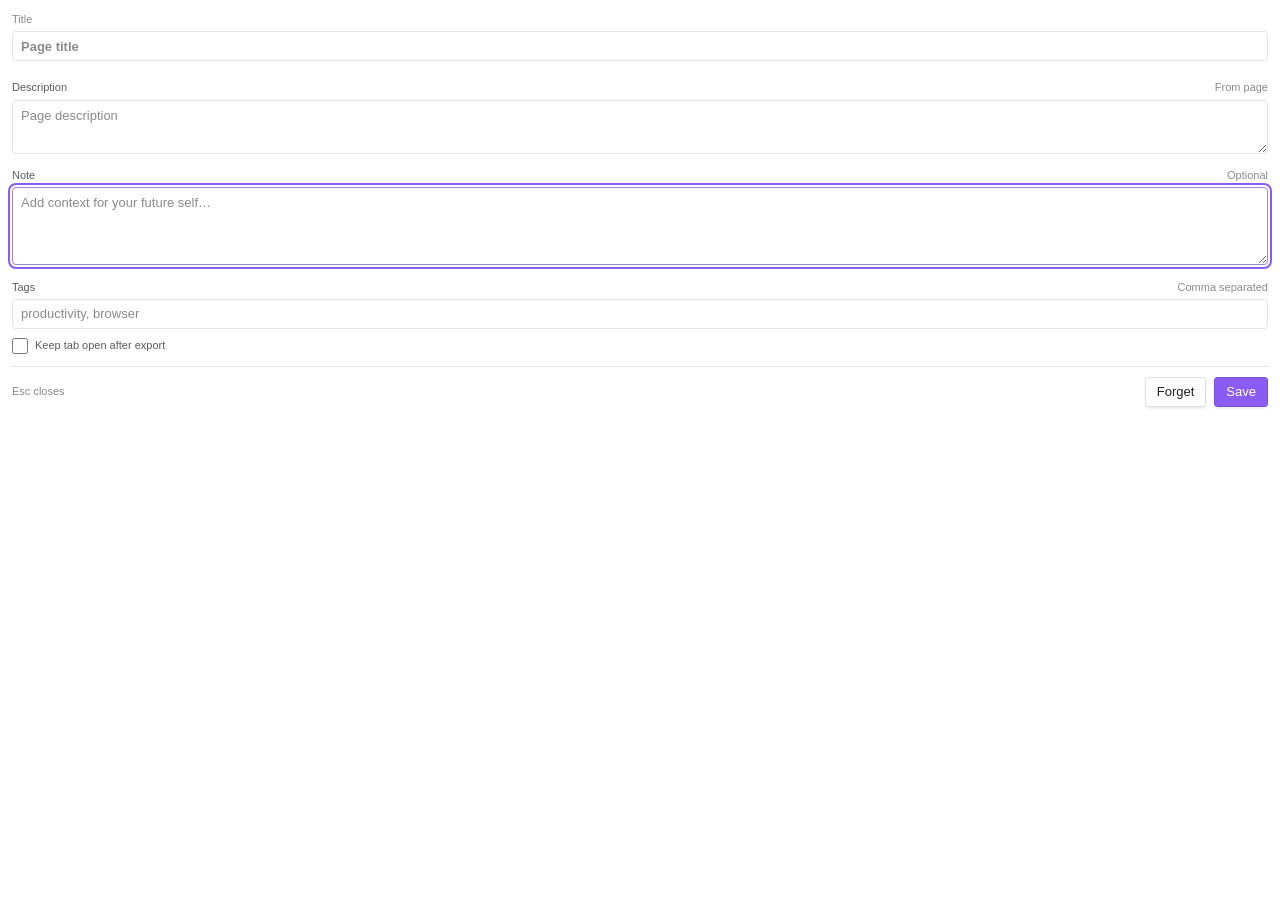
<file: editor.html>
<!DOCTYPE html>
<html lang="en">
<head>
  <meta charset="utf-8">
  <meta name="color-scheme" content="light dark">
  <title>Tab Hoardr</title>
  <link rel="stylesheet" href="ui.css">
</head>
<body>
  <header class="editor-toolbar">
    <span class="editor-toolbar-title"><svg class="icon" aria-hidden="true"><use href="icons.svg#stack"></use></svg><span id="editorHeading">Save current tab</span></span>
    <button class="icon-button" id="closeEditor" type="button" aria-label="Close editor"><svg class="icon" aria-hidden="true"><use href="icons.svg#x"></use></svg></button>
  </header>
  <main class="editor-surface" id="editorForm">
    <div class="field"><label class="field-label" for="title"><span>Title</span></label><input class="title-input" type="text" id="title" placeholder="Page title" autocomplete="off"></div>
    <div class="host" id="host"></div>
    <div class="field"><label class="field-label" for="description"><span>Description</span><span>From page</span></label><textarea id="description" placeholder="Page description"></textarea></div>
    <div class="field"><label class="field-label" for="note"><span>Note</span><span>Optional</span></label><textarea class="note-field" id="note" placeholder="Add context for your future self…" autofocus></textarea></div>
    <div class="field"><label class="field-label" for="tags"><span>Tags</span><span>Comma separated</span></label><input type="text" id="tags" placeholder="productivity, browser" autocomplete="off"></div>
    <label class="checkbox-row"><input type="checkbox" id="pinned">Keep tab open after export</label>
    <footer><span class="kbd-hint">Esc closes</span><button id="forget" type="button">Forget</button><button class="go" id="save" type="button">Save</button></footer>
  </main>
  <main class="unavailable-message" id="fallback" hidden>
    <div><span class="status-icon" aria-hidden="true"><svg class="icon"><use href="icons.svg#ban"></use></svg></span><strong>Can’t save this page</strong><p>The tab is no longer open, or the browser does not allow extensions to access it.</p></div>
  </main>
  <script src="lib.js"></script>
  <script src="editor.js"></script>
</body>
</html>
</file>
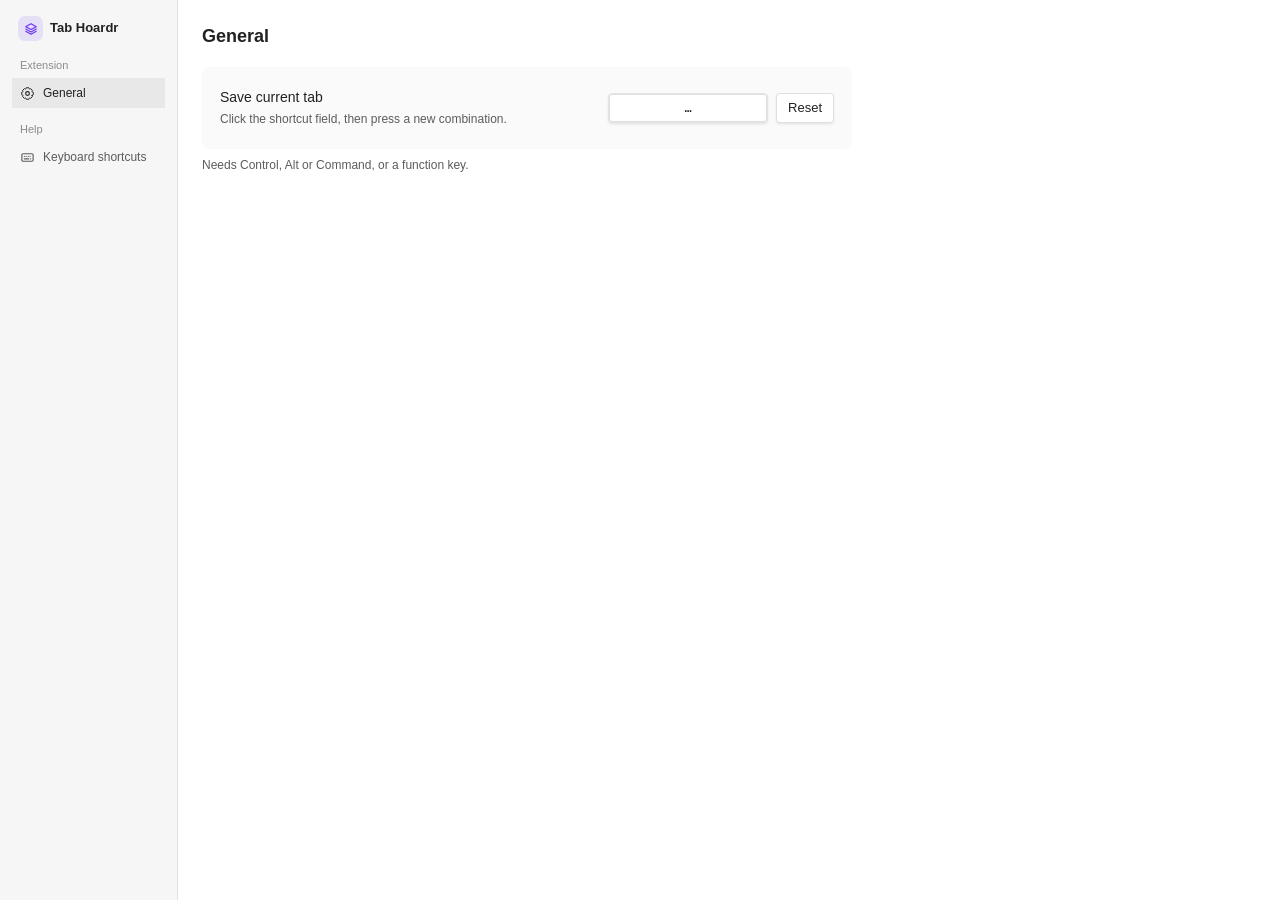
<file: options.html>
<!DOCTYPE html>
<html lang="en">
<head>
  <meta charset="utf-8">
  <meta name="color-scheme" content="light dark">
  <title>Tab Hoardr options</title>
  <link rel="stylesheet" href="ui.css">
  <style>
    body { min-height: 100vh; padding: 0; background: var(--background-secondary); }
    .settings-shell { display: grid; grid-template-columns: 178px minmax(0, 1fr); min-height: 100vh; }
    .settings-sidebar { padding: 16px 12px; border-right: 1px solid var(--border); background: var(--background-secondary); }
    .settings-brand { display: flex; align-items: center; gap: 7px; margin: 0 6px 17px; font-weight: 600; }
    .settings-group-label { margin: 14px 8px 5px; color: var(--text-faint); font-size: 11px; }
    .settings-nav-item { display: flex; width: 100%; height: 30px; align-items: center; gap: 8px; padding: 0 8px; border: 0; background: transparent; box-shadow: none; color: var(--text-muted); font-size: 12px; cursor: default; }
    .settings-nav-item.active { background: var(--hover); color: var(--text-normal); }
    .settings-content { padding: 24px; background: var(--background-primary); }
    .settings-content h1 { margin: 0 0 18px; font-size: 18px; }
    .setting-card { max-width: 650px; padding: 3px 18px; border-radius: var(--radius-m); background: var(--background-primary-alt); }
    .setting-row { display: flex; min-height: 76px; align-items: center; justify-content: space-between; gap: 20px; padding: 12px 0; }
    .setting-name { margin-bottom: 3px; font-size: 14px; font-weight: 500; }
    .setting-description { max-width: 330px; color: var(--text-muted); font-size: 12px; }
    .setting-actions { display: flex; align-items: center; gap: 8px; }
    #rec { width: 160px; height: 30px; padding: 0 9px; border: 1px solid var(--border); border-radius: var(--radius-s); outline: none; background: var(--background-primary); box-shadow: var(--input-shadow); color: var(--text-normal); font: 500 12px/1 var(--font-mono); text-align: center; cursor: pointer; }
    #rec.listening { border-color: var(--accent); box-shadow: 0 0 0 2px var(--accent-soft); color: var(--accent-hover); }
    #msg { max-width: 650px; margin-top: 8px; color: var(--text-muted); font-size: 12px; }
    #msg.listening { color: var(--accent-hover); }
    #msg.ok { color: var(--green); }
    #msg.err { color: var(--red); }
    @media (max-width: 620px) {
      .settings-shell { grid-template-columns: 1fr; }
      .settings-sidebar { display: none; }
      .setting-row { align-items: flex-start; flex-direction: column; gap: 10px; }
      .setting-actions, #rec { width: 100%; }
      #reset { flex: none; }
    }
  </style>
</head>
<body>
  <main class="settings-shell">
    <aside class="settings-sidebar" aria-label="Options navigation">
      <div class="settings-brand"><span class="app-logo" aria-hidden="true"><svg class="icon"><use href="icons.svg#stack"></use></svg></span>Tab Hoardr</div>
      <div class="settings-group-label">Extension</div>
      <div class="settings-nav-item active"><svg class="icon" aria-hidden="true"><use href="icons.svg#settings"></use></svg>General</div>
      <div class="settings-group-label">Help</div>
      <div class="settings-nav-item"><svg class="icon" aria-hidden="true"><use href="icons.svg#keyboard"></use></svg>Keyboard shortcuts</div>
    </aside>
    <section class="settings-content">
      <h1>General</h1>
      <div class="setting-card">
        <div class="setting-row">
          <div><div class="setting-name">Save current tab</div><div class="setting-description">Click the shortcut field, then press a new combination.</div></div>
          <div class="setting-actions"><input id="rec" aria-label="Shortcut to save the current tab" readonly value="…"><button id="reset" type="button">Reset</button></div>
        </div>
      </div>
      <div id="msg" role="status" aria-live="polite">Needs Control, Alt or Command, or a function key.</div>
    </section>
  </main>
  <script src="options.js"></script>
</body>
</html>
</file>
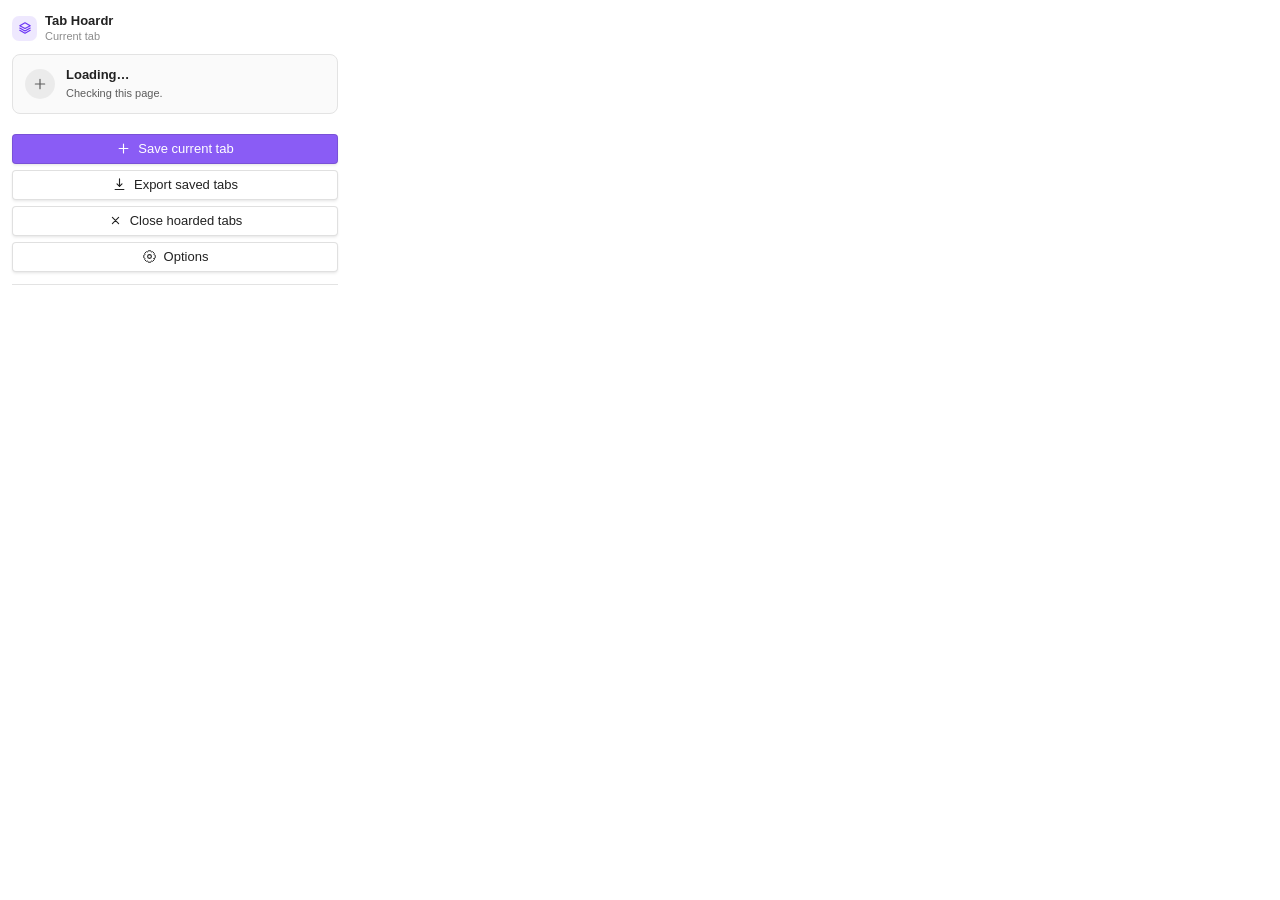
<file: popup.html>
<!DOCTYPE html>
<html lang="en">
<head>
  <meta charset="utf-8">
  <meta name="color-scheme" content="light dark">
  <title>Tab Hoardr</title>
  <link rel="stylesheet" href="ui.css">
  <style>
    body { width: 350px; padding: 0; }
    #menu { padding: 12px; }
    .menu-stack { display: flex; flex-direction: column; gap: 6px; }
    .menu-stack button { width: 100%; }
    #editor { display: block; width: 350px; border: 0; }
  </style>
</head>
<body>
  <main id="menu">
    <header class="app-head">
      <span class="app-logo" aria-hidden="true"><svg class="icon"><use href="icons.svg#stack"></use></svg></span>
      <div><div class="app-title">Tab Hoardr</div><div class="app-context">Current tab</div></div>
    </header>
    <section class="status-card" id="badge" aria-live="polite">
      <span class="status-icon" aria-hidden="true"><svg class="icon"><use id="statusIcon" href="icons.svg#plus"></use></svg></span>
      <div><strong id="statusTitle">Loading…</strong><span class="status-detail" id="statusDetail">Checking this page.</span></div>
    </section>
    <div class="host" id="host"></div>
    <div class="menu-stack">
      <button class="go" id="save" type="button"><svg class="icon" aria-hidden="true"><use id="saveIcon" href="icons.svg#plus"></use></svg><span id="saveLabel">Save current tab</span></button>
      <button id="forget" type="button" hidden><svg class="icon" aria-hidden="true"><use href="icons.svg#trash"></use></svg>Forget saved tab</button>
      <button id="export" type="button"><svg class="icon" aria-hidden="true"><use href="icons.svg#download"></use></svg>Export saved tabs</button>
      <button id="closeHoarded" type="button"><svg class="icon" aria-hidden="true"><use id="closeIcon" href="icons.svg#x"></use></svg><span id="closeLabel">Close hoarded tabs</span></button>
      <button id="prefs" type="button"><svg class="icon" aria-hidden="true"><use href="icons.svg#settings"></use></svg>Options</button>
    </div>
    <footer><span class="footer-status" id="status" role="status" aria-live="polite"></span></footer>
  </main>
  <iframe id="editor" title="Tab editor" hidden></iframe>
  <script src="lib.js"></script>
  <script src="popup.js"></script>
</body>
</html>
</file>
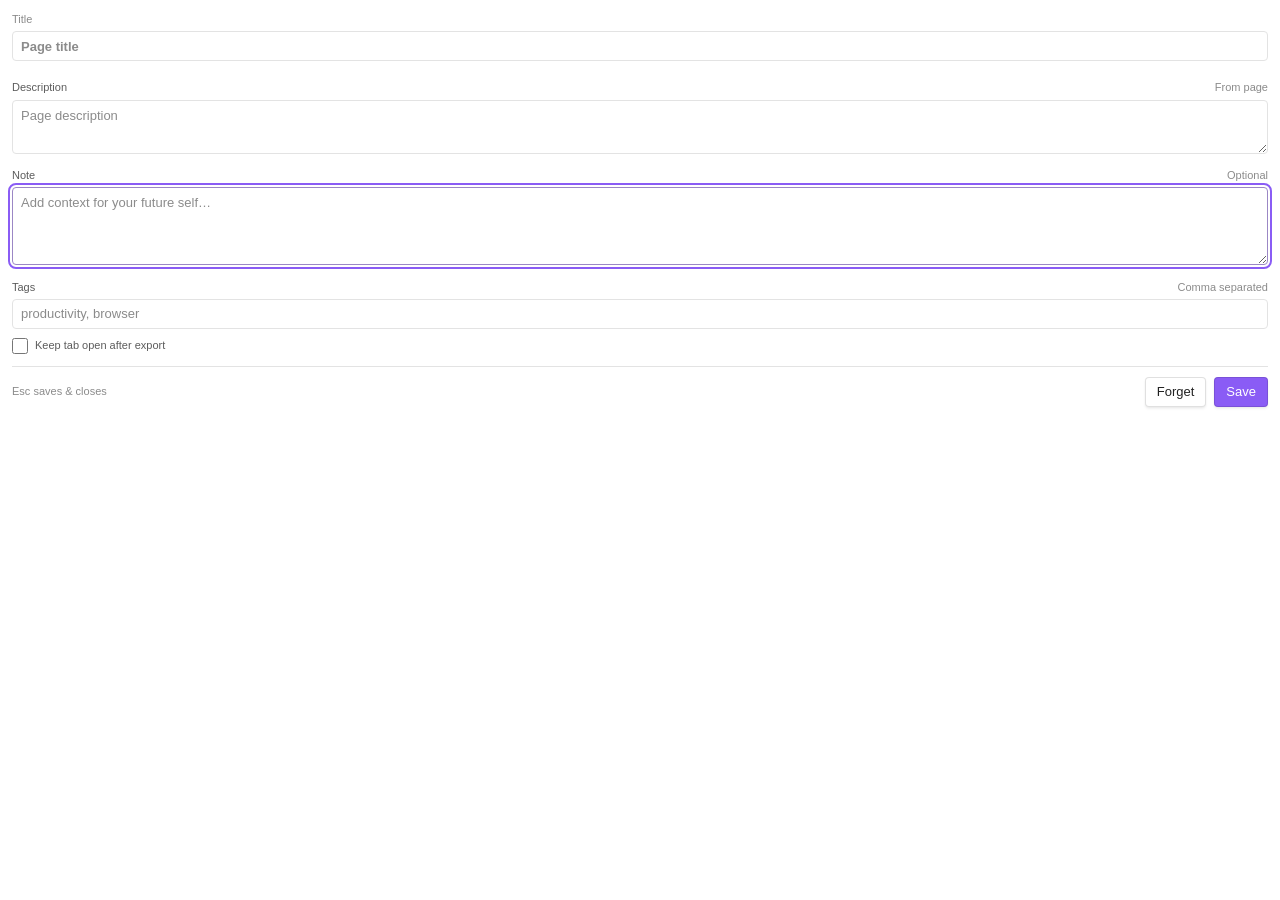
<file: browser-extension/extension/editor.html>
<!DOCTYPE html>
<html lang="en">
<head>
  <meta charset="utf-8">
  <meta name="color-scheme" content="light dark">
  <title>Tab Hoardr</title>
  <link rel="stylesheet" href="ui.css">
</head>
<body>
  <header class="editor-toolbar">
    <span class="editor-toolbar-title"><svg class="icon" aria-hidden="true"><use href="icons.svg#stack"></use></svg><span id="editorHeading">Save current tab</span></span>
    <button class="icon-button" id="closeEditor" type="button" aria-label="Close editor"><svg class="icon" aria-hidden="true"><use href="icons.svg#x"></use></svg></button>
  </header>
  <main class="editor-surface" id="editorForm">
    <div class="field"><label class="field-label" for="title"><span>Title</span></label><input class="title-input" type="text" id="title" placeholder="Page title" autocomplete="off"></div>
    <div class="host" id="host"></div>
    <div class="field"><label class="field-label" for="description"><span>Description</span><span>From page</span></label><textarea id="description" placeholder="Page description"></textarea></div>
    <div class="field"><label class="field-label" for="note"><span>Note</span><span>Optional</span></label><textarea class="note-field" id="note" placeholder="Add context for your future self…" autofocus></textarea></div>
    <div class="field"><label class="field-label" for="tags"><span>Tags</span><span>Comma separated</span></label><input type="text" id="tags" placeholder="productivity, browser" autocomplete="off"></div>
    <label class="checkbox-row"><input type="checkbox" id="pinned">Keep tab open after export</label>
    <footer><span class="kbd-hint">Esc saves & closes</span><button id="forget" type="button">Forget</button><button class="go" id="save" type="button">Save</button></footer>
  </main>
  <main class="unavailable-message" id="fallback" hidden>
    <div><span class="status-icon" aria-hidden="true"><svg class="icon"><use href="icons.svg#ban"></use></svg></span><strong>Can’t save this page</strong><p>The tab is no longer open, or the browser does not allow extensions to access it.</p></div>
  </main>
  <script src="compat.js"></script>
  <script src="lib.js"></script>
  <script src="editor.js"></script>
</body>
</html>
</file>
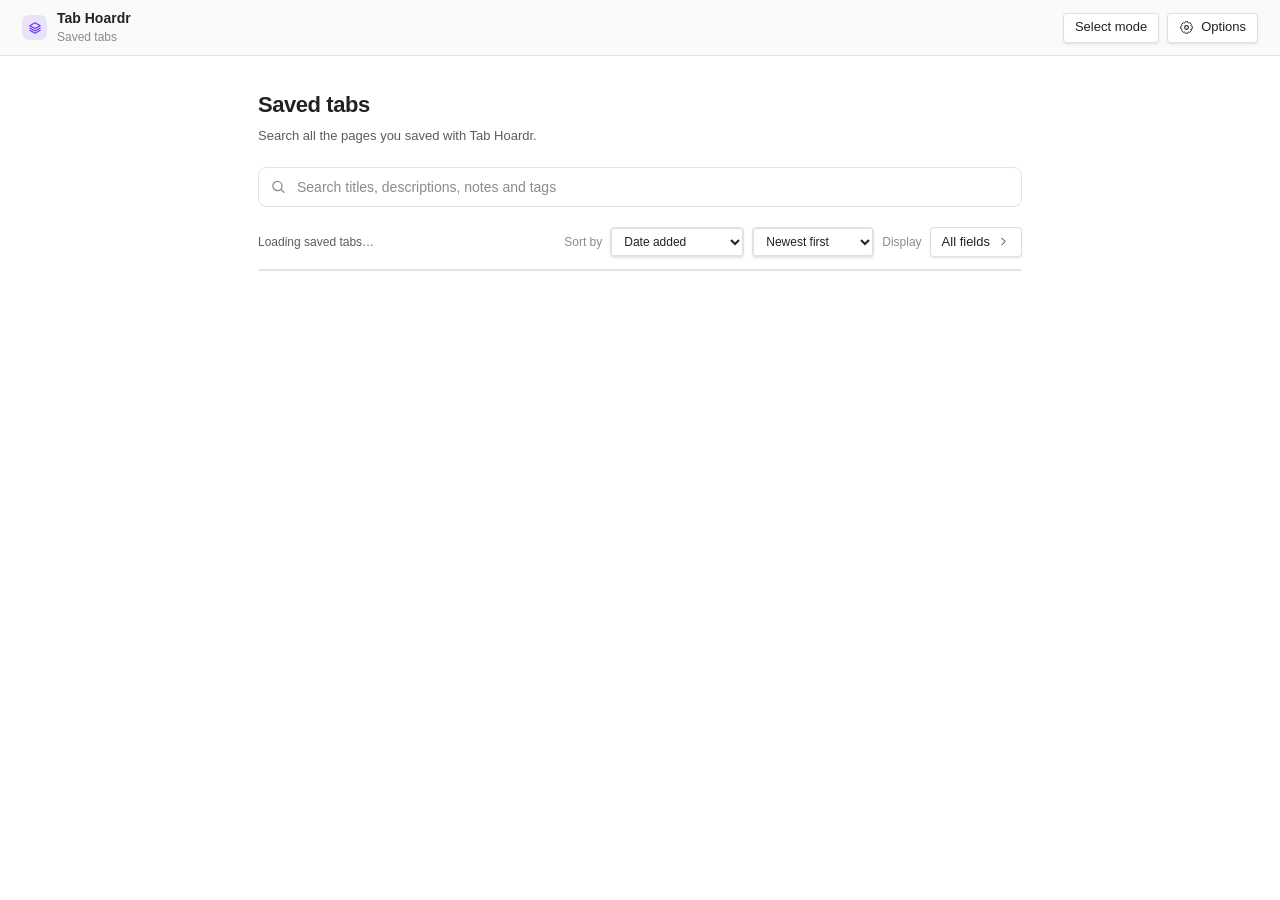
<file: browser-extension/extension/library.html>
<!DOCTYPE html>
<html lang="en">
<head>
  <meta charset="utf-8">
  <meta name="viewport" content="width=device-width, initial-scale=1">
  <meta name="color-scheme" content="light dark">
  <title>Tab Hoardr — Saved tabs</title>
  <link rel="stylesheet" href="ui.css">
  <style>
    body { min-width: 320px; min-height: 100vh; padding: 0; }
    .library-header { display: flex; min-height: 56px; align-items: center; gap: 10px; padding: 0 22px; border-bottom: 1px solid var(--border); background: var(--background-primary-alt); }
    .library-heading { min-width: 0; }
    .library-title { font-size: 14px; font-weight: 600; }
    .library-count { margin-top: 1px; color: var(--text-faint); font-size: 12px; }
    .library-actions { display: flex; align-items: center; gap: 8px; margin-left: auto; }
    #selectMode[aria-pressed="true"] { color: var(--accent-hover); box-shadow: inset 0 0 0 1px hsl(var(--accent-h) var(--accent-s) var(--accent-l) / .28); }
    .library-content { width: min(820px, 100%); margin: 0 auto; padding: 34px 28px 44px; }
    .library-content h1 { margin: 0 0 6px; font-size: 22px; letter-spacing: -.02em; }
    .library-intro { margin: 0 0 22px; color: var(--text-muted); }
    .search-field { position: relative; }
    .search-field > .icon { position: absolute; top: 50%; left: 12px; width: 17px; height: 17px; transform: translateY(-50%); color: var(--text-faint); pointer-events: none; }
    .search-field input { width: 100%; height: 40px; padding: 0 12px 0 38px; border: 1px solid var(--border); border-radius: var(--radius-m); outline: none; background: var(--background-primary); color: var(--text-normal); font-size: 14px; }
    .search-field input:hover { border-color: var(--border-hover); }
    .search-field input:focus { border-color: var(--border-focus); }
    .library-tools { display: flex; min-height: 54px; align-items: center; gap: 8px; margin-top: 8px; }
    .results-summary { margin-right: auto; color: var(--text-muted); font-size: 12px; }
    .sort-label { color: var(--text-faint); font-size: 12px; }
    select { height: var(--input-height); padding: 0 28px 0 9px; border: 1px solid var(--border); border-radius: var(--radius-s); outline: none; background: var(--background-primary); box-shadow: var(--input-shadow); color: var(--text-normal); font: 12px var(--font-ui); cursor: pointer; }
    select:hover { border-color: var(--border-hover); box-shadow: var(--input-shadow-hover); }
    select:focus-visible { border-color: var(--border-focus); outline: 2px solid var(--accent); outline-offset: 2px; }
    .display-menu { position: relative; }
    .display-menu summary { list-style: none; }
    .display-menu summary::-webkit-details-marker { display: none; }
    .display-menu summary:hover { background: var(--interactive-hover); box-shadow: var(--input-shadow-hover); }
    .display-menu summary:focus-visible { outline: 2px solid var(--accent); outline-offset: 2px; }
    .display-menu summary .icon { width: 13px; height: 13px; transition: transform 120ms ease; }
    .display-menu[open] summary .icon { transform: rotate(90deg); }
    .display-options { position: absolute; z-index: 5; top: calc(100% + 5px); right: 0; width: 178px; padding: 6px; border: 1px solid var(--border); border-radius: var(--radius-m); background: #fff; box-shadow: 0 1px 2px rgb(0 0 0 / .04), 0 4px 10px rgb(0 0 0 / .07), 0 16px 34px rgb(0 0 0 / .1); }
    .display-option { gap: 8px; padding: 6px 7px; border-radius: var(--radius-s); font-size: 12px; }
    .display-option:hover { background: var(--hover); color: var(--text-normal); }
    .display-option:has(input:disabled), .display-option input:disabled { opacity: .5; cursor: not-allowed; }
    .display-option:has(input:disabled):hover { background: transparent; color: var(--text-muted); }
    .saved-list { overflow: hidden; border: 1px solid var(--border); border-radius: var(--radius-m); background: var(--background-primary-alt); }
    /* Flex gap only exists between visible children, so hidden fields leave no stray margins. */
    .saved-item { display: flex; flex-direction: column; gap: 10px; padding: 18px 20px 17px; }
    .saved-item + .saved-item { border-top: 1px solid var(--border); }
    .saved-item:hover { background: var(--hover); }
    .saved-item-head { display: grid; grid-template-columns: minmax(0, 1fr) auto; align-items: start; gap: 18px; }
    .select-mode .saved-item-head { grid-template-columns: auto minmax(0, 1fr) auto; }
    .saved-item-select { display: none; padding-top: 2px; }
    .select-mode .saved-item-select { display: flex; }
    .saved-item-main { display: flex; min-width: 0; flex-direction: column; align-items: flex-start; gap: 3px; }
    .saved-item-title { max-width: 100%; margin: 0; font-size: 15px; font-weight: 600; line-height: 1.4; }
    .saved-item-title a { display: flex; align-items: center; gap: 6px; color: var(--text-normal); text-decoration: none; }
    .saved-item-title a:focus-visible { border-radius: 2px; outline: 2px solid var(--accent); outline-offset: 2px; }
    .saved-item-title span { overflow: hidden; text-overflow: ellipsis; white-space: nowrap; }
    .saved-item-title .icon { width: 14px; height: 14px; opacity: 0; transition: opacity 120ms ease; }
    .saved-item:hover .saved-item-title .icon, .saved-item-title a:focus-visible .icon { opacity: 1; }
    .saved-item-url { overflow: hidden; max-width: 100%; color: var(--text-faint); font-size: 12px; text-overflow: ellipsis; white-space: nowrap; }
    .saved-item-date { color: var(--text-faint); font-size: 11px; white-space: nowrap; }
    .saved-item-description { margin: 0; color: var(--text-muted); overflow-wrap: anywhere; }
    .saved-item-note { display: flex; gap: 5px; padding: 8px 10px; border-left: 2px solid hsl(var(--accent-h) var(--accent-s) var(--accent-l) / .45); border-radius: 0 var(--radius-s) var(--radius-s) 0; background: var(--accent-soft); color: var(--text-muted); font-size: 12px; overflow-wrap: anywhere; white-space: pre-wrap; }
    .saved-item-note strong { color: var(--text-normal); font-weight: 600; }
    .saved-item-note span { min-width: 0; }
    .tag-list { display: flex; flex-wrap: wrap; gap: 6px; }
    .tag { max-width: 100%; padding: 3px 6px; border: 1px solid var(--border); border-radius: var(--radius-s); background: var(--background-secondary); color: var(--text-faint); font: 10px/1 var(--font-mono); overflow-wrap: anywhere; }
    .hide-title .saved-item-title, .hide-url .saved-item-url, .hide-description .saved-item-description,
    .hide-note .saved-item-note, .hide-tags .tag-list { display: none; }
    .library-load { display: flex; flex-direction: column; align-items: center; gap: 8px; padding-top: 18px; color: var(--text-faint); font-size: 12px; }
    .library-load button { min-width: 132px; }
    .empty-state { padding: 54px 24px; text-align: center; }
    .empty-state strong { display: block; margin-bottom: 5px; font-size: 14px; }
    .empty-state span { color: var(--text-muted); font-size: 12px; }
    @media (prefers-color-scheme: dark) {
      .display-options { background: #202020; box-shadow: 0 1px 2px rgb(0 0 0 / .12), 0 4px 10px rgb(0 0 0 / .18), 0 16px 34px rgb(0 0 0 / .24); }
    }
    @media (max-width: 650px) {
      .library-header { padding: 9px 14px; }
      .library-heading, .select-mode #options { display: none; }
      .library-actions { gap: 6px; }
      .library-content { padding: 26px 14px 34px; }
      .library-tools { flex-wrap: wrap; padding-block: 9px; }
      .display-options { right: auto; left: 0; }
      .results-summary { width: 100%; }
      .saved-item { padding: 15px 14px; }
      .saved-item-head { grid-template-columns: 1fr; gap: 5px; }
      .select-mode .saved-item-head { grid-template-columns: auto minmax(0, 1fr); }
      .select-mode .saved-item-date { grid-column: 2; }
      .saved-item-date { white-space: normal; }
    }
    @media (max-width: 430px) {
      .sort-label { width: 100%; }
      select { flex: 1; min-width: 0; }
      .library-header button { padding-inline: 9px; }
    }
  </style>
</head>
<body>
  <header class="library-header">
    <span class="app-logo" aria-hidden="true"><svg class="icon"><use href="icons.svg#stack"></use></svg></span>
    <div class="library-heading"><div class="library-title">Tab Hoardr</div><div class="library-count" id="libraryCount">Saved tabs</div></div>
    <div class="library-actions">
      <button id="selectMode" type="button" aria-pressed="false">Select mode</button>
      <button id="forgetSelected" class="danger" type="button" hidden disabled><svg class="icon" aria-hidden="true"><use href="icons.svg#trash"></use></svg>Forget selected tabs</button>
      <button id="options" type="button"><svg class="icon" aria-hidden="true"><use href="icons.svg#settings"></use></svg>Options</button>
    </div>
  </header>
  <main class="library-content">
    <h1>Saved tabs</h1>
    <p class="library-intro">Search all the pages you saved with Tab Hoardr.</p>
    <div class="search-field">
      <svg class="icon" aria-hidden="true"><use href="icons.svg#search"></use></svg>
      <input id="search" type="search" placeholder="Search titles, descriptions, notes and tags" aria-label="Search saved tabs" autocomplete="off" spellcheck="false">
    </div>
    <div class="library-tools">
      <span class="results-summary" id="summary" role="status" aria-live="polite">Loading saved tabs…</span>
      <label class="sort-label" for="sortBy">Sort by</label>
      <select id="sortBy">
        <option value="savedAt">Date added</option>
        <option value="updatedAt">Date modified</option>
      </select>
      <label for="sortOrder" hidden>Order</label>
      <select id="sortOrder" aria-label="Sort order">
        <option value="newest">Newest first</option>
        <option value="oldest">Oldest first</option>
      </select>
      <span class="sort-label">Display</span>
      <details class="display-menu" id="displayMenu">
        <summary class="button" aria-label="Display fields"><span id="displaySummary">All fields</span><svg class="icon" aria-hidden="true"><use href="icons.svg#chevron"></use></svg></summary>
        <div class="display-options">
          <label class="checkbox-row display-option"><input type="checkbox" value="title" checked>Title</label>
          <label class="checkbox-row display-option"><input type="checkbox" value="url" checked>URL</label>
          <label class="checkbox-row display-option"><input type="checkbox" value="description" checked>Meta description</label>
          <label class="checkbox-row display-option"><input type="checkbox" value="note" checked>Note</label>
          <label class="checkbox-row display-option"><input type="checkbox" value="tags" checked>Tags</label>
        </div>
      </details>
    </div>
    <section class="saved-list" id="results" aria-label="Saved tab results"></section>
    <div class="library-load" id="loadArea" hidden>
      <button id="loadMore" type="button">Load 50 more</button>
      <span id="remaining"></span>
    </div>
  </main>
  <script src="compat.js"></script>
  <script src="lib.js"></script>
  <script src="library.js"></script>
</body>
</html>
</file>
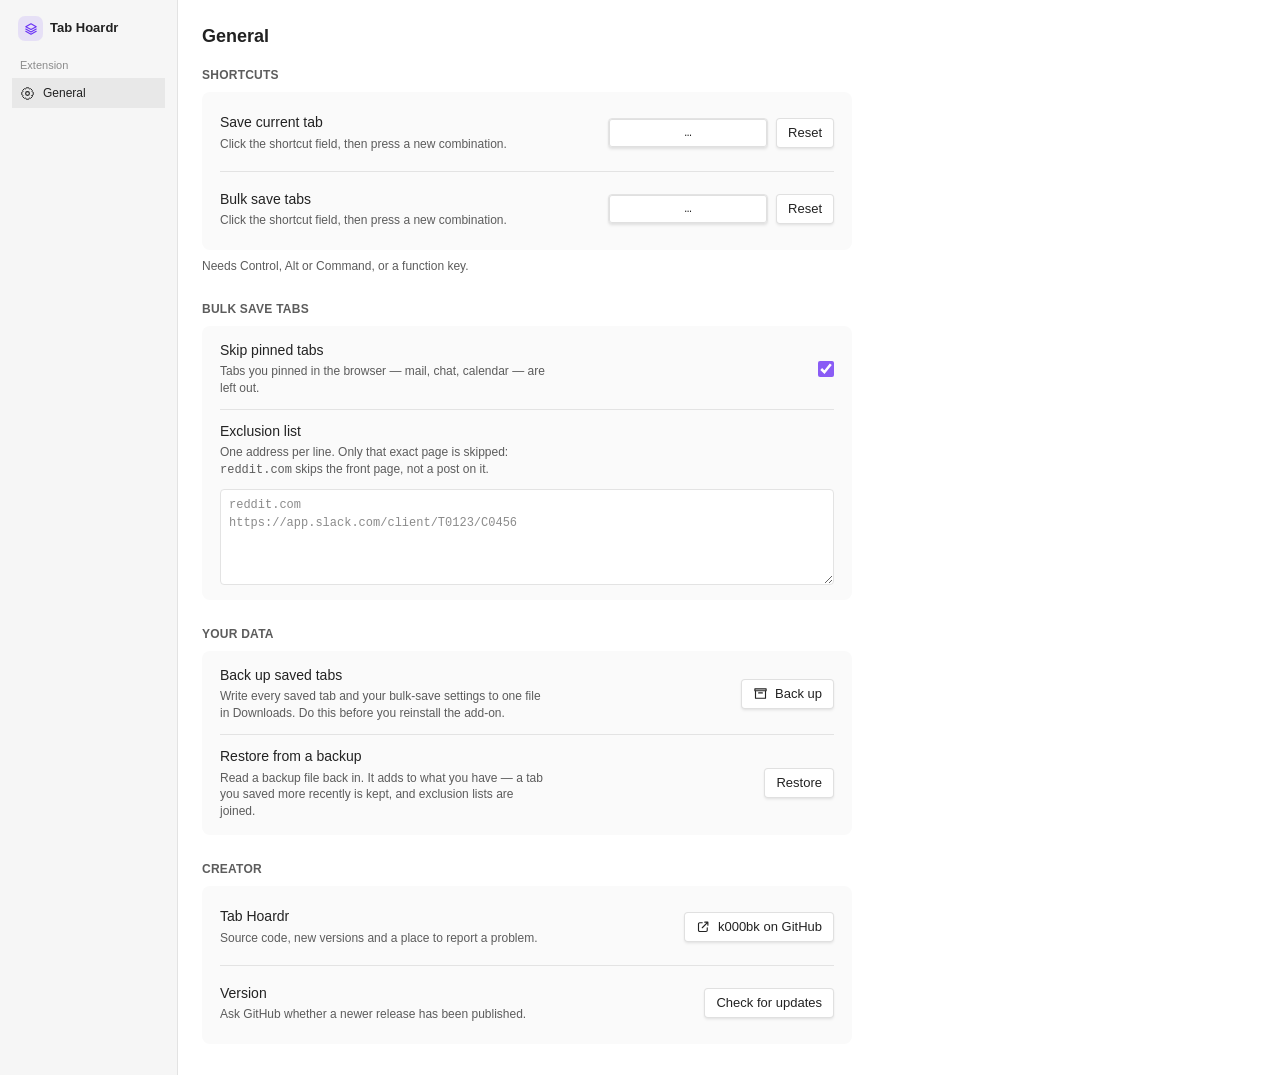
<file: browser-extension/extension/options.html>
<!DOCTYPE html>
<html lang="en">
<head>
  <meta charset="utf-8">
  <meta name="color-scheme" content="light dark">
  <title>Tab Hoardr options</title>
  <link rel="stylesheet" href="ui.css">
  <style>
    body { min-height: 100vh; padding: 0; background: var(--background-secondary); }
    .settings-shell { display: grid; grid-template-columns: 178px minmax(0, 1fr); min-height: 100vh; }
    .settings-sidebar { padding: 16px 12px; border-right: 1px solid var(--border); background: var(--background-secondary); }
    .settings-brand { display: flex; align-items: center; gap: 7px; margin: 0 6px 17px; font-weight: 600; }
    .settings-group-label { margin: 14px 8px 5px; color: var(--text-faint); font-size: 11px; }
    .settings-nav-item { display: flex; width: 100%; height: 30px; align-items: center; gap: 8px; padding: 0 8px; border: 0; background: transparent; box-shadow: none; color: var(--text-muted); font-size: 12px; cursor: default; }
    .settings-nav-item.active { background: var(--hover); color: var(--text-normal); }
    .settings-content { padding: 24px; background: var(--background-primary); }
    .settings-content h1 { margin: 0 0 18px; font-size: 18px; }
    .settings-section { margin: 26px 0 8px; color: var(--text-muted); font-size: 12px; font-weight: 600; letter-spacing: .02em; text-transform: uppercase; }
    h1 + .settings-section { margin-top: 0; }
    .setting-card { max-width: 650px; padding: 3px 18px; border-radius: var(--radius-m); background: var(--background-primary-alt); }
    .setting-row + .setting-row { border-top: 1px solid var(--border); }
    .setting-row { display: flex; min-height: 76px; align-items: center; justify-content: space-between; gap: 20px; padding: 12px 0; }
    .setting-name { margin-bottom: 3px; font-size: 14px; font-weight: 500; }
    .setting-description { max-width: 330px; color: var(--text-muted); font-size: 12px; }
    .setting-actions { display: flex; align-items: center; gap: 8px; }
    .rec { width: 160px; height: 30px; padding: 0 9px; border: 1px solid var(--border); border-radius: var(--radius-s); outline: none; background: var(--background-primary); box-shadow: var(--input-shadow); color: var(--text-normal); font: 500 12px/1 var(--font-mono); text-align: center; cursor: pointer; }
    .rec.listening { border-color: var(--accent); box-shadow: 0 0 0 2px var(--accent-soft); color: var(--accent-hover); }
    .setting-row.stacked { flex-direction: column; align-items: stretch; gap: 10px; }
    label.setting-row { cursor: pointer; }
    #skipPinned { width: 16px; height: 16px; margin: 0; accent-color: var(--accent); cursor: pointer; }
    #exclude { min-height: 96px; font: 12px/1.5 var(--font-mono); }
    #msg, #bulk, #upd, #data { max-width: 650px; margin-top: 8px; color: var(--text-muted); font-size: 12px; }
    #msg.listening { color: var(--accent-hover); }
    #msg.ok, #bulk.ok, #upd.ok, #data.ok { color: var(--green); }
    #msg.err, #upd.err, #data.err { color: var(--red); }
    @media (max-width: 620px) {
      .settings-shell { grid-template-columns: 1fr; }
      .settings-sidebar { display: none; }
      .setting-row { align-items: flex-start; flex-direction: column; gap: 10px; }
      .setting-actions, .rec { width: 100%; }
      .reset { flex: none; }
    }
  </style>
</head>
<body>
  <main class="settings-shell">
    <aside class="settings-sidebar" aria-label="Options navigation">
      <div class="settings-brand"><span class="app-logo" aria-hidden="true"><svg class="icon"><use href="icons.svg#stack"></use></svg></span>Tab Hoardr</div>
      <div class="settings-group-label">Extension</div>
      <div class="settings-nav-item active"><svg class="icon" aria-hidden="true"><use href="icons.svg#settings"></use></svg>General</div>
    </aside>
    <section class="settings-content">
      <h1>General</h1>
      <h2 class="settings-section">Shortcuts</h2>
      <div class="setting-card">
        <div class="setting-row shortcut" data-command="save-tab">
          <div><div class="setting-name">Save current tab</div><div class="setting-description">Click the shortcut field, then press a new combination.</div></div>
          <div class="setting-actions"><input class="rec" aria-label="Shortcut to save the current tab" readonly value="…"><button class="reset" type="button">Reset</button></div>
        </div>
        <div class="setting-row shortcut" data-command="save-all-tabs">
          <div><div class="setting-name">Bulk save tabs</div><div class="setting-description">Click the shortcut field, then press a new combination.</div></div>
          <div class="setting-actions"><input class="rec" aria-label="Shortcut to bulk save tabs" readonly value="…"><button class="reset" type="button">Reset</button></div>
        </div>
      </div>
      <div id="msg" role="status" aria-live="polite">Needs Control, Alt or Command, or a function key.</div>

      <h2 class="settings-section">Bulk save tabs</h2>
      <div class="setting-card">
        <label class="setting-row">
          <div><div class="setting-name">Skip pinned tabs</div><div class="setting-description">Tabs you pinned in the browser — mail, chat, calendar — are left out.</div></div>
          <div class="setting-actions"><input type="checkbox" id="skipPinned" checked></div>
        </label>
        <div class="setting-row stacked">
          <div><div class="setting-name">Exclusion list</div><div class="setting-description">One address per line. Only that exact page is skipped: <code>reddit.com</code> skips the front page, not a post on it.</div></div>
          <textarea id="exclude" spellcheck="false" aria-label="Addresses to skip, one per line" placeholder="reddit.com&#10;https://app.slack.com/client/T0123/C0456"></textarea>
        </div>
      </div>
      <div id="bulk" role="status" aria-live="polite"></div>

      <h2 class="settings-section">Your data</h2>
      <div class="setting-card">
        <div class="setting-row">
          <div><div class="setting-name">Back up saved tabs</div><div class="setting-description">Write every saved tab and your bulk-save settings to one file in Downloads. Do this before you reinstall the add-on.</div></div>
          <div class="setting-actions"><button id="backup" type="button"><svg class="icon" aria-hidden="true"><use href="icons.svg#archive"></use></svg>Back up</button></div>
        </div>
        <div class="setting-row">
          <div><div class="setting-name">Restore from a backup</div><div class="setting-description">Read a backup file back in. It adds to what you have — a tab you saved more recently is kept, and exclusion lists are joined.</div></div>
          <div class="setting-actions"><button id="restore" type="button">Restore</button><input id="restoreFile" type="file" accept="application/json,.json" hidden></div>
        </div>
      </div>
      <div id="data" role="status" aria-live="polite"></div>

      <h2 class="settings-section">Creator</h2>
      <div class="setting-card">
        <div class="setting-row">
          <div><div class="setting-name">Tab Hoardr</div><div class="setting-description">Source code, new versions and a place to report a problem.</div></div>
          <div class="setting-actions"><a class="button" href="https://github.com/k000bk/tab-hoardr" target="_blank" rel="noopener noreferrer"><svg class="icon" aria-hidden="true"><use href="icons.svg#link"></use></svg>k000bk on GitHub</a></div>
        </div>
        <div class="setting-row">
          <div><div class="setting-name">Version <span id="ver"></span></div><div class="setting-description">Ask GitHub whether a newer release has been published.</div></div>
          <div class="setting-actions"><button id="check" type="button">Check for updates</button></div>
        </div>
      </div>
      <div id="upd" role="status" aria-live="polite"></div>
    </section>
  </main>
  <script src="compat.js"></script>
  <script src="lib.js"></script>
  <script src="options.js"></script>
</body>
</html>
</file>
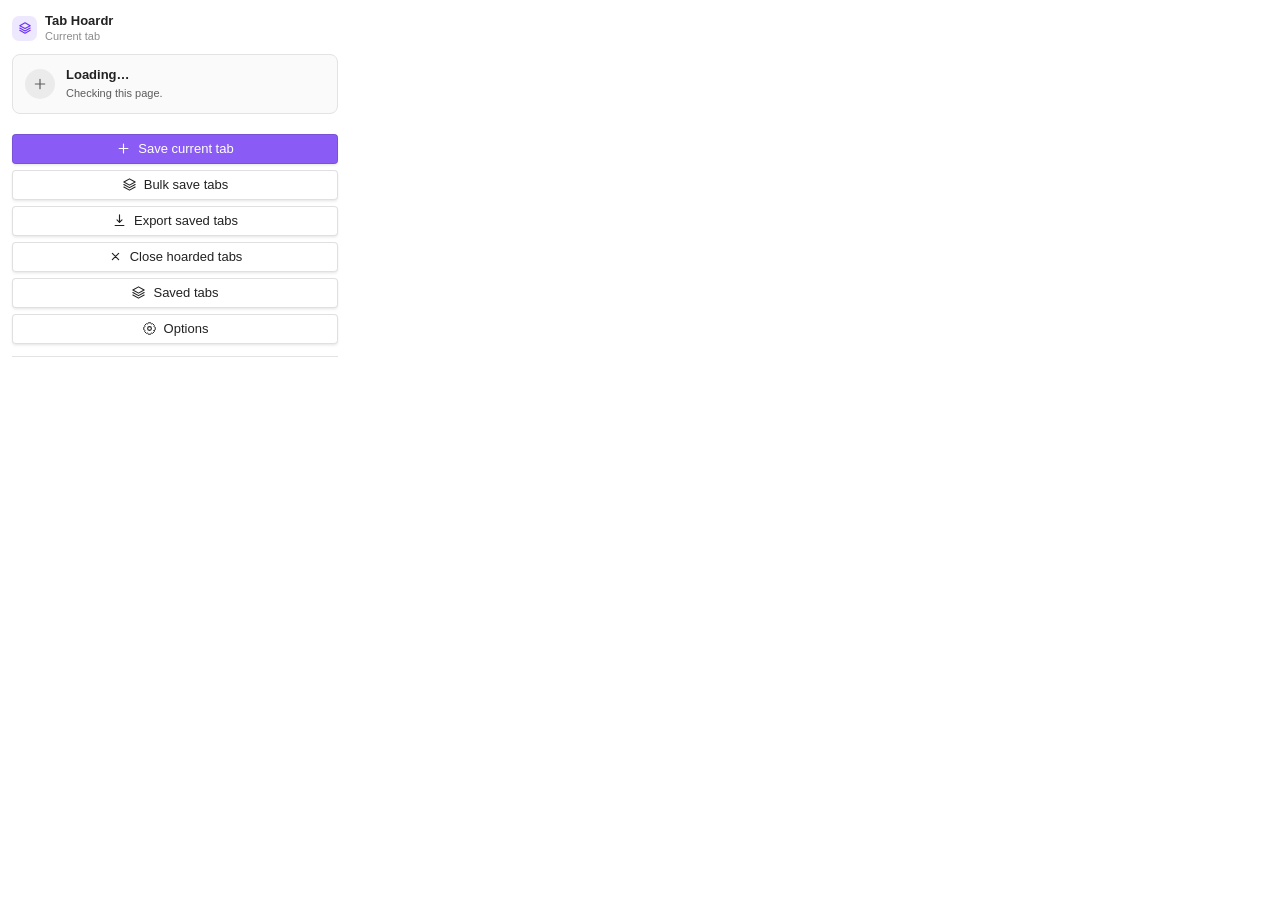
<file: browser-extension/extension/popup.html>
<!DOCTYPE html>
<html lang="en">
<head>
  <meta charset="utf-8">
  <meta name="color-scheme" content="light dark">
  <title>Tab Hoardr</title>
  <link rel="stylesheet" href="ui.css">
  <style>
    body { width: 350px; padding: 0; }
    #menu { padding: 12px; }
    .menu-stack { display: flex; flex-direction: column; gap: 6px; }
    .menu-stack button { width: 100%; }
    #editor { display: block; width: 350px; border: 0; }
    .update-pill { display: inline-flex; margin-left: auto; align-items: center; gap: 5px; padding: 4px 9px; border: 1px solid hsl(var(--accent-h) var(--accent-s) var(--accent-l) / .22); border-radius: 999px; background: var(--accent-soft); color: var(--accent-hover); font-size: 11px; font-weight: 600; text-decoration: none; }
    .update-pill:hover { background: hsl(var(--accent-h) var(--accent-s) var(--accent-l) / .2); }
    .update-pill .icon { width: 12px; height: 12px; }
  </style>
</head>
<body>
  <main id="menu">
    <header class="app-head">
      <span class="app-logo" aria-hidden="true"><svg class="icon"><use href="icons.svg#stack"></use></svg></span>
      <div><div class="app-title">Tab Hoardr</div><div class="app-context">Current tab</div></div>
      <a class="update-pill" id="update" target="_blank" rel="noopener noreferrer" hidden><svg class="icon" aria-hidden="true"><use href="icons.svg#download"></use></svg>Update available</a>
    </header>
    <section class="status-card" id="badge" aria-live="polite">
      <span class="status-icon" aria-hidden="true"><svg class="icon"><use id="statusIcon" href="icons.svg#plus"></use></svg></span>
      <div><strong id="statusTitle">Loading…</strong><span class="status-detail" id="statusDetail">Checking this page.</span></div>
    </section>
    <div class="host" id="host"></div>
    <div class="menu-stack">
      <button class="go" id="save" type="button"><svg class="icon" aria-hidden="true"><use id="saveIcon" href="icons.svg#plus"></use></svg><span id="saveLabel">Save current tab</span></button>
      <button id="saveAll" type="button"><svg class="icon" aria-hidden="true"><use href="icons.svg#stack"></use></svg><span id="saveAllLabel">Bulk save tabs</span></button>
      <button id="forget" type="button" hidden><svg class="icon" aria-hidden="true"><use href="icons.svg#trash"></use></svg>Forget saved tab</button>
      <button id="export" type="button"><svg class="icon" aria-hidden="true"><use href="icons.svg#download"></use></svg>Export saved tabs</button>
      <button id="closeHoarded" type="button"><svg class="icon" aria-hidden="true"><use id="closeIcon" href="icons.svg#x"></use></svg><span id="closeLabel">Close hoarded tabs</span></button>
      <button id="library" type="button"><svg class="icon" aria-hidden="true"><use href="icons.svg#stack"></use></svg>Saved tabs</button>
      <button id="prefs" type="button"><svg class="icon" aria-hidden="true"><use href="icons.svg#settings"></use></svg>Options</button>
    </div>
    <footer><span class="footer-status" id="status" role="status" aria-live="polite"></span></footer>
  </main>
  <iframe id="editor" title="Tab editor" hidden></iframe>
  <script src="compat.js"></script>
  <script src="lib.js"></script>
  <script src="popup.js"></script>
</body>
</html>
</file>
<file: ui.css>
/* Shared interface tokens and controls for popup, editor, and options. */
:root {
  color-scheme: light dark;
  --accent-h: 258; --accent-s: 88%; --accent-l: 66%;
  --accent: hsl(var(--accent-h) var(--accent-s) var(--accent-l));
  --accent-hover: hsl(257 91% 58%); --accent-soft: hsl(var(--accent-h) var(--accent-s) var(--accent-l) / .14);
  --green: hsl(138 59% 42%); --green-soft: hsl(138 59% 45% / .12);
  --orange: rgb(190 105 19); --orange-soft: rgb(233 151 63 / .13);
  --red: hsl(358 80% 52%); --red-soft: hsl(358 96% 63% / .11);
  --radius-s: 4px; --radius-m: 8px; --input-height: 30px;
  --font-ui: ui-sans-serif, -apple-system, BlinkMacSystemFont, "Segoe UI", Roboto, Inter, sans-serif;
  --font-mono: ui-monospace, SFMono-Regular, "Cascadia Mono", "Roboto Mono", Menlo, Consolas, monospace;
  --background-primary: #fff; --background-primary-alt: #fafafa; --background-secondary: #f6f6f6;
  --border: #e3e3e3; --border-hover: #d4d4d4; --border-focus: #9b87c5;
  --interactive-normal: #fff; --interactive-hover: #fafafa; --hover: rgb(0 0 0 / .06);
  --text-normal: #222; --text-muted: #5c5c5c; --text-faint: #8b8b8b;
  --input-shadow: inset 0 0 0 1px rgb(0 0 0 / .12), 0 2px 3px rgb(0 0 0 / .05), 0 1px 2px rgb(0 0 0 / .04);
  --input-shadow-hover: inset 0 0 0 1px rgb(0 0 0 / .17), 0 2px 3px rgb(0 0 0 / .1), 0 1px 2px rgb(0 0 0 / .04);
}
@media (prefers-color-scheme: dark) {
  :root {
    --accent-hover: hsl(255 90% 76%); --green: hsl(138 59% 54%); --orange: rgb(233 151 63); --red: hsl(358 96% 68%);
    --background-primary: #1e1e1e; --background-primary-alt: #242424; --background-secondary: #262626;
    --border: #2a2a2a; --border-hover: #3f3f3f; --border-focus: #555;
    --interactive-normal: #363636; --interactive-hover: #3f3f3f; --hover: rgb(255 255 255 / .075);
    --text-normal: #dadada; --text-muted: #b3b3b3; --text-faint: #777;
    --input-shadow: inset 0 .5px .5px .5px rgb(255 255 255 / .09), 0 2px 4px rgb(0 0 0 / .15), 0 1px 2px rgb(0 0 0 / .2);
    --input-shadow-hover: inset 0 .5px 1px .5px rgb(255 255 255 / .16), 0 2px 4px rgb(0 0 0 / .32);
  }
}
* { box-sizing: border-box; }
html, body { margin: 0; }
body { padding: 12px; background: var(--background-primary); color: var(--text-normal); font: 13px/1.4 var(--font-ui); }
button, input, textarea { font: inherit; }
svg.icon { width: 15px; height: 15px; flex: none; }
[hidden] { display: none !important; }
.app-head { display: flex; align-items: center; gap: 8px; margin-bottom: 9px; }
.app-logo { display: grid; width: 25px; height: 25px; flex: none; place-items: center; border-radius: 7px; background: var(--accent-soft); color: var(--accent-hover); }
.app-logo .icon { width: 14px; height: 14px; }
.app-title { font-weight: 600; }
.app-context { margin-top: -1px; color: var(--text-faint); font-size: 11px; }
.host { overflow: hidden; margin-bottom: 10px; color: var(--text-faint); font-size: 11px; text-overflow: ellipsis; white-space: nowrap; }
button, .button { display: inline-flex; width: auto; min-height: var(--input-height); align-items: center; justify-content: center; gap: 7px; padding: 4px 12px; border: 0; border-radius: var(--radius-s); outline: none; background: var(--interactive-normal); box-shadow: var(--input-shadow); color: var(--text-normal); font-size: 13px; font-weight: 500; white-space: nowrap; cursor: pointer; }
button:hover:not(:disabled) { background: var(--interactive-hover); box-shadow: var(--input-shadow-hover); }
button:focus-visible, input:focus-visible, textarea:focus-visible { outline: 2px solid var(--accent); outline-offset: 2px; }
button:disabled { opacity: .5; cursor: not-allowed; }
button.go { background: var(--accent); color: #fff; }
button.go:hover:not(:disabled) { background: var(--accent-hover); }
button.danger { background: var(--red-soft); box-shadow: inset 0 0 0 1px hsl(358 96% 63% / .2); color: var(--red); }
button.icon-button { width: 30px; padding: 0; background: transparent; box-shadow: none; color: var(--text-muted); }
button.icon-button:hover:not(:disabled) { background: var(--hover); box-shadow: none; color: var(--text-normal); }
footer { display: flex; align-items: center; gap: 8px; margin-top: 12px; padding-top: 10px; border-top: 1px solid var(--border); }
.footer-status { flex: 1; color: var(--text-muted); font-size: 11px; }
.footer-status[data-state] { padding: 5px 7px; border: 1px solid var(--border); border-radius: var(--radius-s); }
.footer-status[data-state="progress"], .footer-status[data-state="listening"] { border-color: hsl(var(--accent-h) var(--accent-s) var(--accent-l) / .22); background: var(--accent-soft); color: var(--accent-hover); }
.footer-status[data-state="success"] { border-color: hsl(138 59% 54% / .18); background: var(--green-soft); color: var(--green); }
.footer-status[data-state="error"], .footer-status[data-state="warning"] { border-color: hsl(358 96% 63% / .2); background: var(--red-soft); color: var(--red); }
.status-card { display: flex; min-height: 58px; align-items: center; gap: 11px; margin-bottom: 10px; padding: 11px 12px; border: 1px solid var(--border); border-radius: var(--radius-m); background: var(--background-primary-alt); }
.status-icon { display: grid; width: 30px; height: 30px; flex: none; place-items: center; border-radius: 50%; background: var(--hover); color: var(--text-muted); }
.status-icon .icon { width: 16px; height: 16px; }
.status-card strong { display: block; font-size: 13px; font-weight: 600; }
.status-card .status-detail { color: var(--text-muted); font-size: 11px; }
.status-card.saved { border-color: hsl(138 59% 54% / .18); background: var(--green-soft); }
.status-card.saved .status-icon { background: hsl(138 59% 54% / .16); color: var(--green); }
.status-card.hoarded { border-color: rgb(233 151 63 / .2); background: var(--orange-soft); }
.status-card.hoarded .status-icon { background: rgb(233 151 63 / .15); color: var(--orange); }
.status-card.unavailable .status-icon { color: var(--text-faint); }
.field { margin-bottom: 9px; }
.field-label { display: flex; justify-content: space-between; margin-bottom: 4px; color: var(--text-muted); font-size: 11px; }
.field-label span:last-child { color: var(--text-faint); }
input[type="text"], textarea { width: 100%; margin: 0; border: 1px solid var(--border); border-radius: var(--radius-s); outline: none; background: var(--background-primary); color: var(--text-normal); font-size: 13px; }
input[type="text"] { height: var(--input-height); padding: 0 8px; }
textarea { min-height: 54px; padding: 6px 8px; line-height: 1.4; resize: vertical; }
textarea.note-field { min-height: 78px; }
input::placeholder, textarea::placeholder { color: var(--text-faint); }
input:hover, textarea:hover { border-color: var(--border-hover); }
input[type="text"]:focus, textarea:focus { border-color: var(--border-focus); }
.title-input { font-weight: 600; }
.checkbox-row { display: flex; align-items: center; gap: 7px; color: var(--text-muted); font-size: 11px; cursor: pointer; }
.checkbox-row input { width: 16px; height: 16px; margin: 0; accent-color: var(--accent); cursor: pointer; }
.kbd-hint { flex: 1; color: var(--text-faint); font-size: 11px; }
.editor-toolbar { display: none; height: 38px; align-items: center; justify-content: space-between; padding: 0 10px 0 12px; border-bottom: 1px solid var(--border); background: var(--background-primary-alt); }
.editor-toolbar-title { display: flex; align-items: center; gap: 7px; font-size: 12px; font-weight: 600; }
.editor-toolbar-title .icon { color: var(--accent-hover); }
body.embedded { width: 350px; padding: 0; }
body.embedded .editor-toolbar { display: flex; }
body.embedded .editor-surface { padding: 12px; }
.unavailable-message { display: grid; min-height: 300px; padding: 40px 28px; place-items: center; text-align: center; }
.unavailable-message .status-icon { width: 38px; height: 38px; margin: 0 auto 12px; }
.unavailable-message strong { display: block; margin-bottom: 4px; font-size: 14px; }
.unavailable-message p { max-width: 240px; margin: 0; color: var(--text-muted); font-size: 12px; }
@media (prefers-reduced-motion: reduce) { *, *::before, *::after { animation-duration: .001ms !important; animation-iteration-count: 1 !important; transition-duration: .001ms !important; } }
</file>
<file: browser-extension/extension/ui.css>
/* Shared interface tokens and controls for popup, editor, and options. */
:root {
  color-scheme: light dark;
  --accent-h: 258; --accent-s: 88%; --accent-l: 66%;
  --accent: hsl(var(--accent-h) var(--accent-s) var(--accent-l));
  --accent-hover: hsl(257 91% 58%); --accent-soft: hsl(var(--accent-h) var(--accent-s) var(--accent-l) / .14);
  --green: hsl(138 59% 42%); --green-soft: hsl(138 59% 45% / .12);
  --orange: rgb(190 105 19); --orange-soft: rgb(233 151 63 / .13);
  --red: hsl(358 80% 52%); --red-soft: hsl(358 96% 63% / .11);
  --radius-s: 4px; --radius-m: 8px; --input-height: 30px;
  --font-ui: ui-sans-serif, -apple-system, BlinkMacSystemFont, "Segoe UI", Roboto, Inter, sans-serif;
  --font-mono: ui-monospace, SFMono-Regular, "Cascadia Mono", "Roboto Mono", Menlo, Consolas, monospace;
  --background-primary: #fff; --background-primary-alt: #fafafa; --background-secondary: #f6f6f6;
  --border: #e3e3e3; --border-hover: #d4d4d4; --border-focus: #9b87c5;
  --interactive-normal: #fff; --interactive-hover: #fafafa; --hover: rgb(0 0 0 / .06);
  --text-normal: #222; --text-muted: #5c5c5c; --text-faint: #8b8b8b;
  --input-shadow: inset 0 0 0 1px rgb(0 0 0 / .12), 0 2px 3px rgb(0 0 0 / .05), 0 1px 2px rgb(0 0 0 / .04);
  --input-shadow-hover: inset 0 0 0 1px rgb(0 0 0 / .17), 0 2px 3px rgb(0 0 0 / .1), 0 1px 2px rgb(0 0 0 / .04);
}
@media (prefers-color-scheme: dark) {
  :root {
    --accent-hover: hsl(255 90% 76%); --green: hsl(138 59% 54%); --orange: rgb(233 151 63); --red: hsl(358 96% 68%);
    --background-primary: #1e1e1e; --background-primary-alt: #242424; --background-secondary: #262626;
    --border: #2a2a2a; --border-hover: #3f3f3f; --border-focus: #555;
    --interactive-normal: #363636; --interactive-hover: #3f3f3f; --hover: rgb(255 255 255 / .075);
    --text-normal: #dadada; --text-muted: #b3b3b3; --text-faint: #777;
    --input-shadow: inset 0 .5px .5px .5px rgb(255 255 255 / .09), 0 2px 4px rgb(0 0 0 / .15), 0 1px 2px rgb(0 0 0 / .2);
    --input-shadow-hover: inset 0 .5px 1px .5px rgb(255 255 255 / .16), 0 2px 4px rgb(0 0 0 / .32);
  }
}
* { box-sizing: border-box; }
html, body { margin: 0; }
body { padding: 12px; background: var(--background-primary); color: var(--text-normal); font: 13px/1.4 var(--font-ui); }
button, input, textarea { font: inherit; }
svg.icon { width: 15px; height: 15px; flex: none; }
[hidden] { display: none !important; }
.app-head { display: flex; align-items: center; gap: 8px; margin-bottom: 9px; }
.app-logo { display: grid; width: 25px; height: 25px; flex: none; place-items: center; border-radius: 7px; background: var(--accent-soft); color: var(--accent-hover); }
.app-logo .icon { width: 14px; height: 14px; }
.app-title { font-weight: 600; }
.app-context { margin-top: -1px; color: var(--text-faint); font-size: 11px; }
.host { overflow: hidden; margin-bottom: 10px; color: var(--text-faint); font-size: 11px; text-overflow: ellipsis; white-space: nowrap; }
button, .button { display: inline-flex; text-decoration: none; width: auto; min-height: var(--input-height); align-items: center; justify-content: center; gap: 7px; padding: 4px 12px; border: 0; border-radius: var(--radius-s); outline: none; background: var(--interactive-normal); box-shadow: var(--input-shadow); color: var(--text-normal); font-size: 13px; font-weight: 500; white-space: nowrap; cursor: pointer; }
button:hover:not(:disabled) { background: var(--interactive-hover); box-shadow: var(--input-shadow-hover); }
button:focus-visible, input:focus-visible, textarea:focus-visible { outline: 2px solid var(--accent); outline-offset: 2px; }
button:disabled { opacity: .5; cursor: not-allowed; }
button.go { background: var(--accent); color: #fff; }
button.go:hover:not(:disabled) { background: var(--accent-hover); }
button.danger { background: var(--red-soft); box-shadow: inset 0 0 0 1px hsl(358 96% 63% / .2); color: var(--red); }
button.icon-button { width: 30px; padding: 0; background: transparent; box-shadow: none; color: var(--text-muted); }
button.icon-button:hover:not(:disabled) { background: var(--hover); box-shadow: none; color: var(--text-normal); }
footer { display: flex; align-items: center; gap: 8px; margin-top: 12px; padding-top: 10px; border-top: 1px solid var(--border); }
.footer-status { flex: 1; color: var(--text-muted); font-size: 11px; }
.footer-status[data-state] { padding: 5px 7px; border: 1px solid var(--border); border-radius: var(--radius-s); }
.footer-status[data-state="progress"], .footer-status[data-state="listening"] { border-color: hsl(var(--accent-h) var(--accent-s) var(--accent-l) / .22); background: var(--accent-soft); color: var(--accent-hover); }
.footer-status[data-state="success"] { border-color: hsl(138 59% 54% / .18); background: var(--green-soft); color: var(--green); }
.footer-status[data-state="error"], .footer-status[data-state="warning"] { border-color: hsl(358 96% 63% / .2); background: var(--red-soft); color: var(--red); }
.status-card { display: flex; min-height: 58px; align-items: center; gap: 11px; margin-bottom: 10px; padding: 11px 12px; border: 1px solid var(--border); border-radius: var(--radius-m); background: var(--background-primary-alt); }
.status-icon { display: grid; width: 30px; height: 30px; flex: none; place-items: center; border-radius: 50%; background: var(--hover); color: var(--text-muted); }
.status-icon .icon { width: 16px; height: 16px; }
.status-card strong { display: block; font-size: 13px; font-weight: 600; }
.status-card .status-detail { color: var(--text-muted); font-size: 11px; }
.status-card.saved { border-color: hsl(138 59% 54% / .18); background: var(--green-soft); }
.status-card.saved .status-icon { background: hsl(138 59% 54% / .16); color: var(--green); }
.status-card.hoarded { border-color: rgb(233 151 63 / .2); background: var(--orange-soft); }
.status-card.hoarded .status-icon { background: rgb(233 151 63 / .15); color: var(--orange); }
.status-card.unavailable .status-icon { color: var(--text-faint); }
.field { margin-bottom: 9px; }
.field-label { display: flex; justify-content: space-between; margin-bottom: 4px; color: var(--text-muted); font-size: 11px; }
.field-label span:last-child { color: var(--text-faint); }
input[type="text"], textarea { width: 100%; margin: 0; border: 1px solid var(--border); border-radius: var(--radius-s); outline: none; background: var(--background-primary); color: var(--text-normal); font-size: 13px; }
input[type="text"] { height: var(--input-height); padding: 0 8px; }
textarea { min-height: 54px; padding: 6px 8px; line-height: 1.4; resize: vertical; }
textarea.note-field { min-height: 78px; }
input::placeholder, textarea::placeholder { color: var(--text-faint); }
input:hover, textarea:hover { border-color: var(--border-hover); }
input[type="text"]:focus, textarea:focus { border-color: var(--border-focus); }
.title-input { font-weight: 600; }
.checkbox-row { display: flex; align-items: center; gap: 7px; color: var(--text-muted); font-size: 11px; cursor: pointer; }
.checkbox-row input { width: 16px; height: 16px; margin: 0; accent-color: var(--accent); cursor: pointer; }
.kbd-hint { flex: 1; color: var(--text-faint); font-size: 11px; }
.editor-toolbar { display: none; height: 38px; align-items: center; justify-content: space-between; padding: 0 10px 0 12px; border-bottom: 1px solid var(--border); background: var(--background-primary-alt); }
.editor-toolbar-title { display: flex; align-items: center; gap: 7px; font-size: 12px; font-weight: 600; }
.editor-toolbar-title .icon { color: var(--accent-hover); }
body.embedded { width: 350px; padding: 0; }
body.embedded .editor-toolbar { display: flex; }
body.embedded .editor-surface { padding: 12px; }
.unavailable-message { display: grid; min-height: 300px; padding: 40px 28px; place-items: center; text-align: center; }
.unavailable-message .status-icon { width: 38px; height: 38px; margin: 0 auto 12px; }
.unavailable-message strong { display: block; margin-bottom: 4px; font-size: 14px; }
.unavailable-message p { max-width: 240px; margin: 0; color: var(--text-muted); font-size: 12px; }
@media (prefers-reduced-motion: reduce) { *, *::before, *::after { animation-duration: .001ms !important; animation-iteration-count: 1 !important; transition-duration: .001ms !important; } }
</file>
